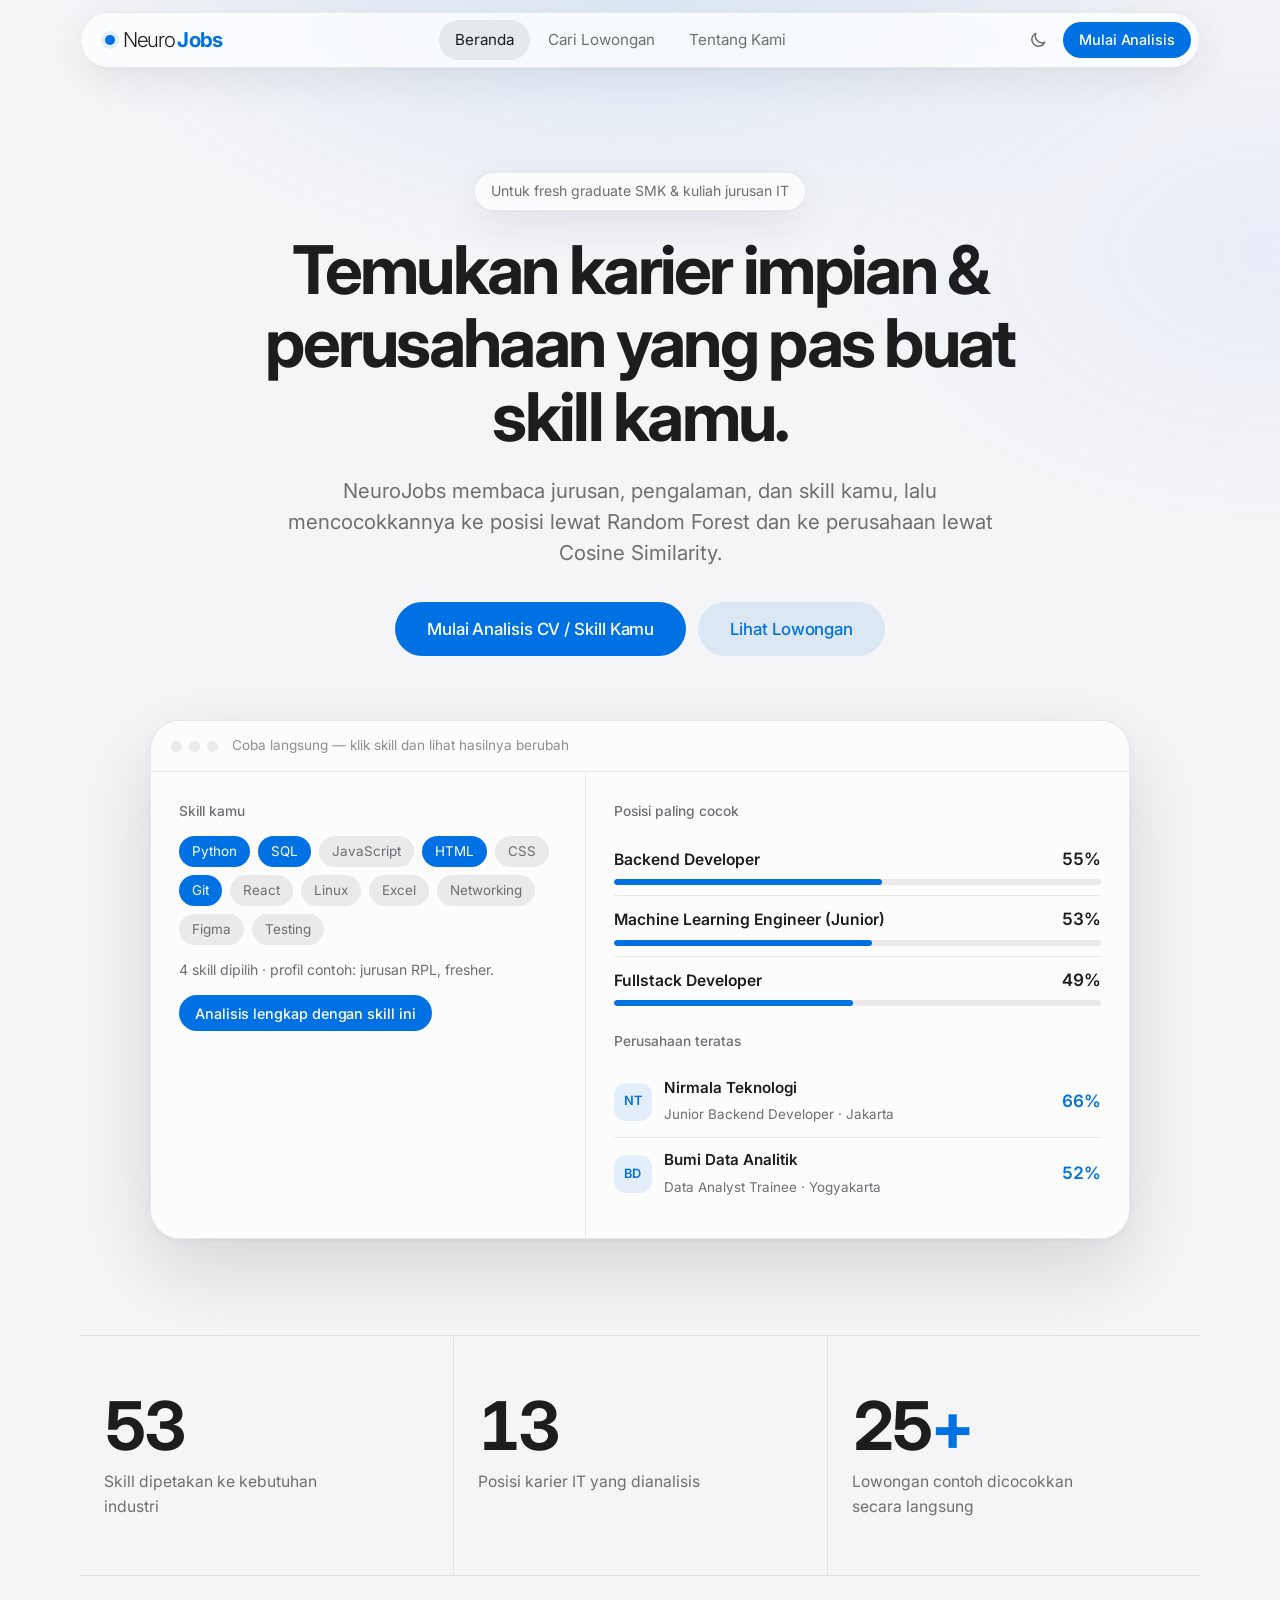
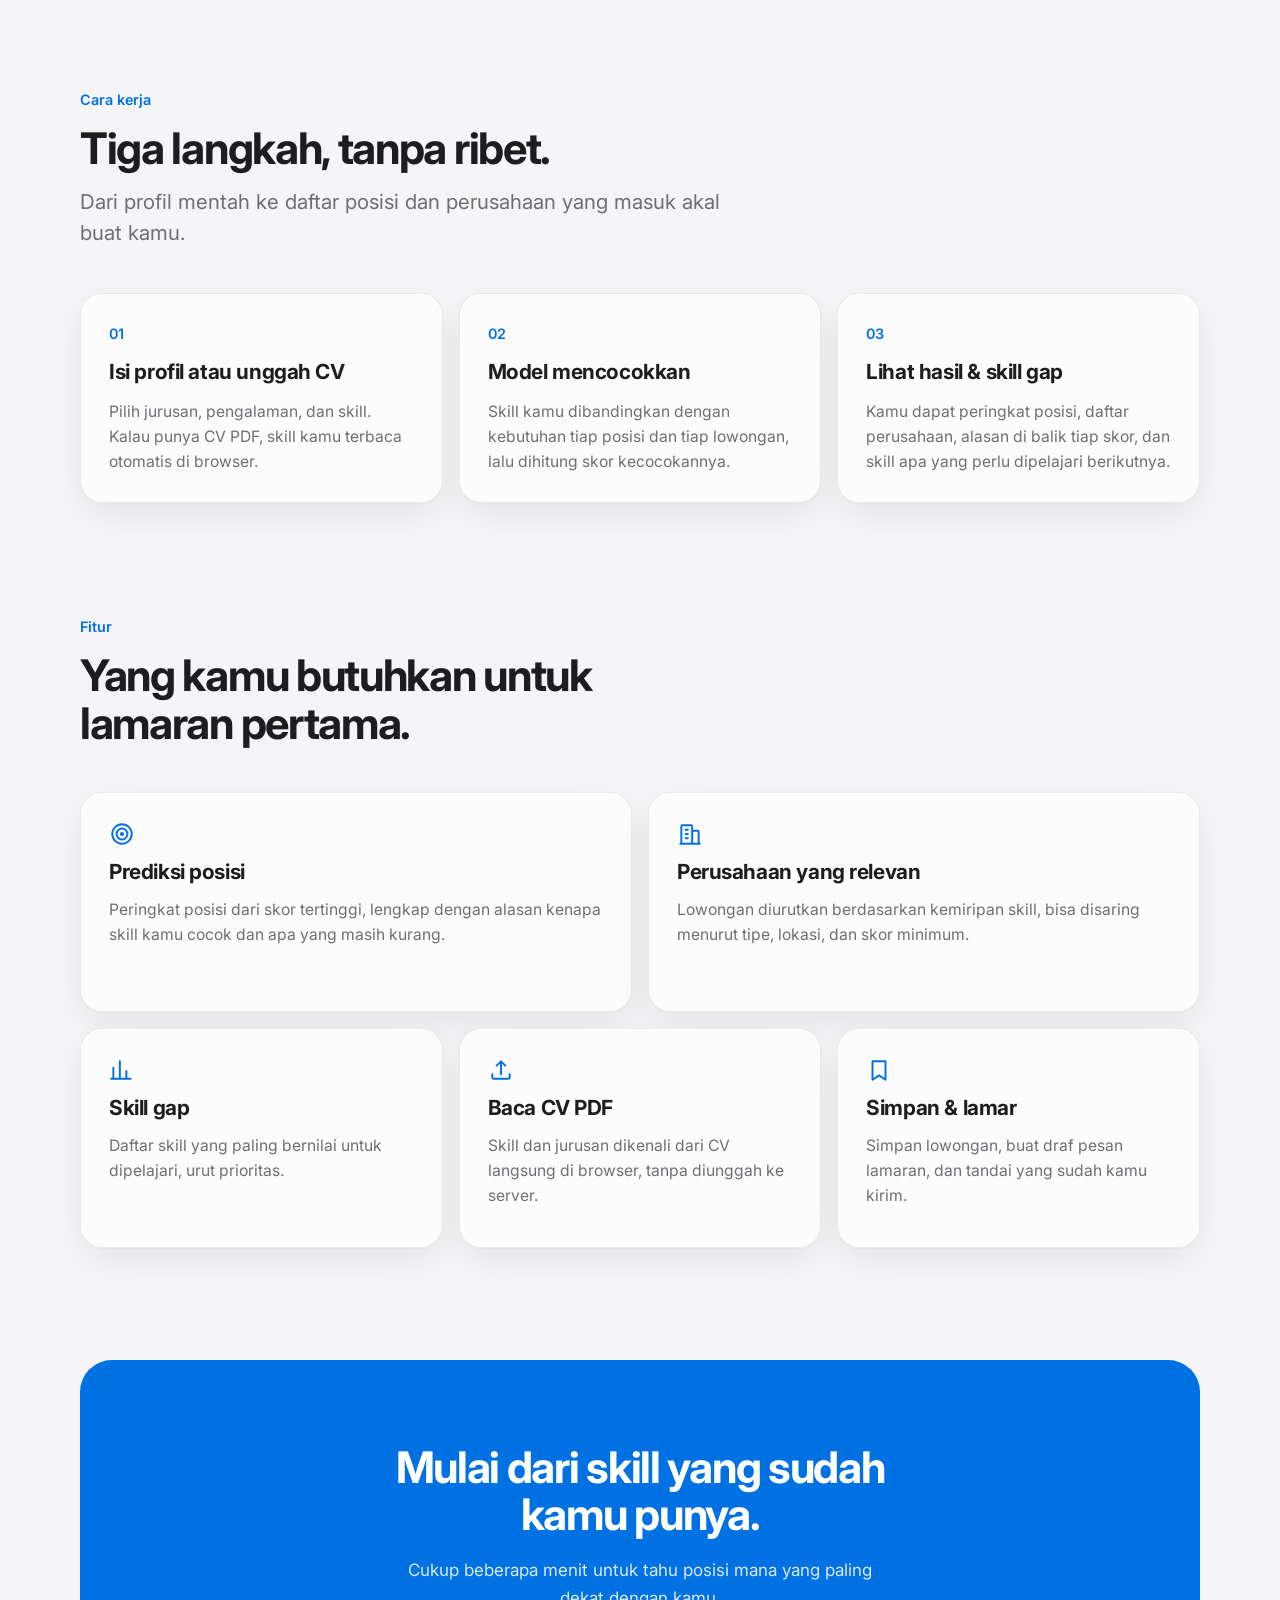
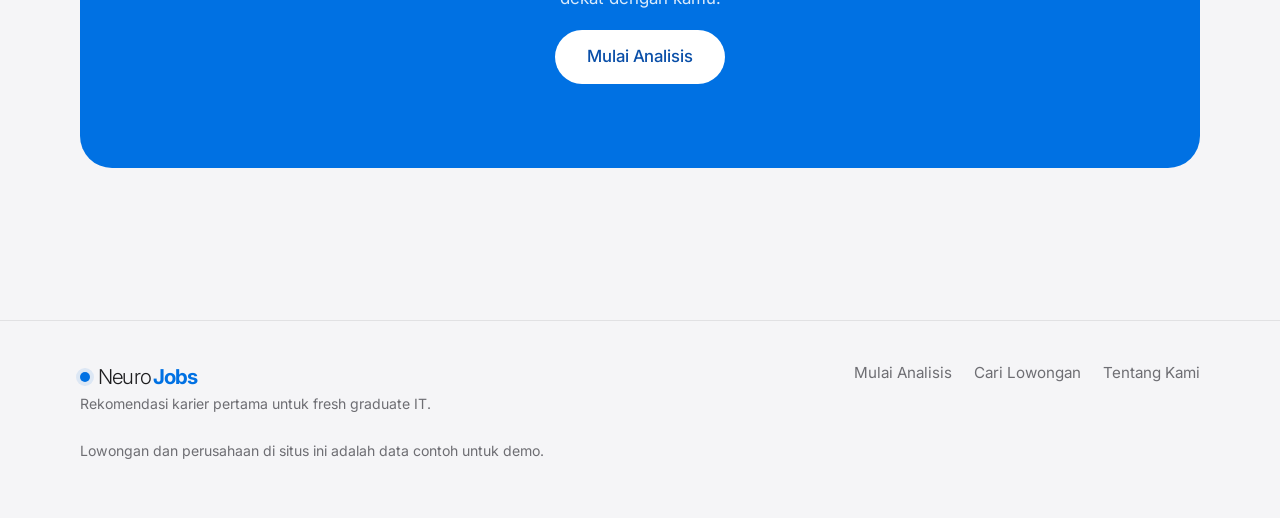
<file: index.html>
<!DOCTYPE html>
<html lang="id">
<head>
  <meta charset="utf-8">
  <meta name="viewport" content="width=device-width, initial-scale=1, viewport-fit=cover">
  <title>NeuroJobs — Rekomendasi Karier untuk Fresh Graduate IT</title>
  <meta name="description" content="Cocokkan skill dan jurusan IT kamu dengan posisi dan perusahaan yang relevan. Untuk fresh graduate SMK dan kuliah.">
  <link rel="preconnect" href="https://fonts.googleapis.com">
  <link rel="preconnect" href="https://fonts.gstatic.com" crossorigin>
  <link href="https://fonts.googleapis.com/css2?family=Inter:wght@300;400;500;600;700&display=swap" rel="stylesheet">
  <link rel="stylesheet" href="css/base.css">
  <link rel="stylesheet" href="css/components.css">
  <link rel="stylesheet" href="css/pages.css">
  <script src="js/theme.js"></script>
</head>
<body data-page="home">
  <div class="ambient" aria-hidden="true"></div>
  <header id="site-nav"></header>

  <main>
    <section class="hero container">
      <span class="pill glass reveal">Untuk fresh graduate SMK &amp; kuliah jurusan IT</span>
      <h1 class="reveal" style="--rd:.08s">Temukan karier impian &amp; perusahaan yang pas buat skill kamu.</h1>
      <p class="lead reveal" style="--rd:.16s">NeuroJobs membaca jurusan, pengalaman, dan skill kamu, lalu mencocokkannya ke posisi lewat Random Forest dan ke perusahaan lewat Cosine Similarity.</p>
      <div class="hero-cta reveal" style="--rd:.24s">
        <a class="btn btn-primary btn-lg" href="analisis.html">Mulai Analisis CV / Skill Kamu</a>
        <a class="btn btn-glass btn-lg" href="lowongan.html">Lihat Lowongan</a>
      </div>

      <div class="demo glass reveal" style="--rd:.32s">
        <div class="demo-bar">
          <span class="dots"><i></i><i></i><i></i></span>
          <span class="demo-title">Coba langsung — klik skill dan lihat hasilnya berubah</span>
        </div>
        <div class="demo-body">
          <div class="demo-left">
            <span class="label">Skill kamu</span>
            <div class="chips" id="demo-skills"></div>
            <p class="demo-note" id="demo-note"></p>
            <a class="btn btn-primary btn-sm" id="demo-go" href="analisis.html" style="justify-self:start">Analisis lengkap dengan skill ini</a>
          </div>
          <div class="demo-right">
            <span class="label">Posisi paling cocok</span>
            <div id="demo-roles"></div>
            <span class="label">Perusahaan teratas</span>
            <div id="demo-jobs"></div>
          </div>
        </div>
      </div>
    </section>

    <section class="container" style="margin-top:72px">
      <div class="stats reveal">
        <div class="stat"><div class="big" id="stat-skills" data-count="0">0</div><p>Skill dipetakan ke kebutuhan industri</p></div>
        <div class="stat"><div class="big" id="stat-roles" data-count="0">0</div><p>Posisi karier IT yang dianalisis</p></div>
        <div class="stat"><div class="big"><span id="stat-jobs" data-count="0">0</span><em>+</em></div><p>Lowongan contoh dicocokkan secara langsung</p></div>
      </div>
    </section>

    <section class="section container">
      <div class="section-head reveal">
        <span class="eyebrow">Cara kerja</span>
        <h2>Tiga langkah, tanpa ribet.</h2>
        <p class="lead">Dari profil mentah ke daftar posisi dan perusahaan yang masuk akal buat kamu.</p>
      </div>
      <div class="steps">
        <div class="card step reveal"><span class="n">01</span><h3>Isi profil atau unggah CV</h3><p>Pilih jurusan, pengalaman, dan skill. Kalau punya CV PDF, skill kamu terbaca otomatis di browser.</p></div>
        <div class="card step reveal" style="--rd:.1s"><span class="n">02</span><h3>Model mencocokkan</h3><p>Skill kamu dibandingkan dengan kebutuhan tiap posisi dan tiap lowongan, lalu dihitung skor kecocokannya.</p></div>
        <div class="card step reveal" style="--rd:.2s"><span class="n">03</span><h3>Lihat hasil &amp; skill gap</h3><p>Kamu dapat peringkat posisi, daftar perusahaan, alasan di balik tiap skor, dan skill apa yang perlu dipelajari berikutnya.</p></div>
      </div>
    </section>

    <section class="section container" style="padding-top:0">
      <div class="section-head reveal">
        <span class="eyebrow">Fitur</span>
        <h2>Yang kamu butuhkan untuk lamaran pertama.</h2>
      </div>
      <div class="bento">
        <div class="card feature b-lg reveal"><svg class="ic" viewBox="0 0 24 24" fill="none" stroke="currentColor" stroke-width="1.8" stroke-linecap="round" stroke-linejoin="round"><circle cx="12" cy="12" r="9"/><circle cx="12" cy="12" r="5"/><circle cx="12" cy="12" r="1"/></svg><h3>Prediksi posisi</h3><p>Peringkat posisi dari skor tertinggi, lengkap dengan alasan kenapa skill kamu cocok dan apa yang masih kurang.</p></div>
        <div class="card feature b-lg reveal" style="--rd:.08s"><svg class="ic" viewBox="0 0 24 24" fill="none" stroke="currentColor" stroke-width="1.8" stroke-linecap="round" stroke-linejoin="round"><path d="M4 21V5a1 1 0 0 1 1-1h8a1 1 0 0 1 1 1v16M14 9h5a1 1 0 0 1 1 1v11M3 21h18M8 8h2M8 12h2M8 16h2"/></svg><h3>Perusahaan yang relevan</h3><p>Lowongan diurutkan berdasarkan kemiripan skill, bisa disaring menurut tipe, lokasi, dan skor minimum.</p></div>
        <div class="card feature b-md reveal"><svg class="ic" viewBox="0 0 24 24" fill="none" stroke="currentColor" stroke-width="1.8" stroke-linecap="round" stroke-linejoin="round"><path d="M4 20V10m6 10V4m6 16v-7m4 7H2"/></svg><h3>Skill gap</h3><p>Daftar skill yang paling bernilai untuk dipelajari, urut prioritas.</p></div>
        <div class="card feature b-md reveal" style="--rd:.08s"><svg class="ic" viewBox="0 0 24 24" fill="none" stroke="currentColor" stroke-width="1.8" stroke-linecap="round" stroke-linejoin="round"><path d="M12 16V4m0 0-4 4m4-4 4 4"/><path d="M4 16v3a1 1 0 0 0 1 1h14a1 1 0 0 0 1-1v-3"/></svg><h3>Baca CV PDF</h3><p>Skill dan jurusan dikenali dari CV langsung di browser, tanpa diunggah ke server.</p></div>
        <div class="card feature b-md reveal" style="--rd:.16s"><svg class="ic" viewBox="0 0 24 24" fill="none" stroke="currentColor" stroke-width="1.8" stroke-linecap="round" stroke-linejoin="round"><path d="M6 4h12v17l-6-4-6 4z"/></svg><h3>Simpan &amp; lamar</h3><p>Simpan lowongan, buat draf pesan lamaran, dan tandai yang sudah kamu kirim.</p></div>
      </div>
    </section>

    <section class="section container" style="padding-top:0">
      <div class="cta-band reveal">
        <h2>Mulai dari skill yang sudah kamu punya.</h2>
        <p>Cukup beberapa menit untuk tahu posisi mana yang paling dekat dengan kamu.</p>
        <a class="btn btn-lg" href="analisis.html">Mulai Analisis</a>
      </div>
    </section>
  </main>

  <footer id="site-footer"></footer>
  <script src="js/data.js"></script>
  <script src="js/engine.js"></script>
  <script src="js/common.js"></script>
  <script src="js/home.js"></script>
</body>
</html>
</file>
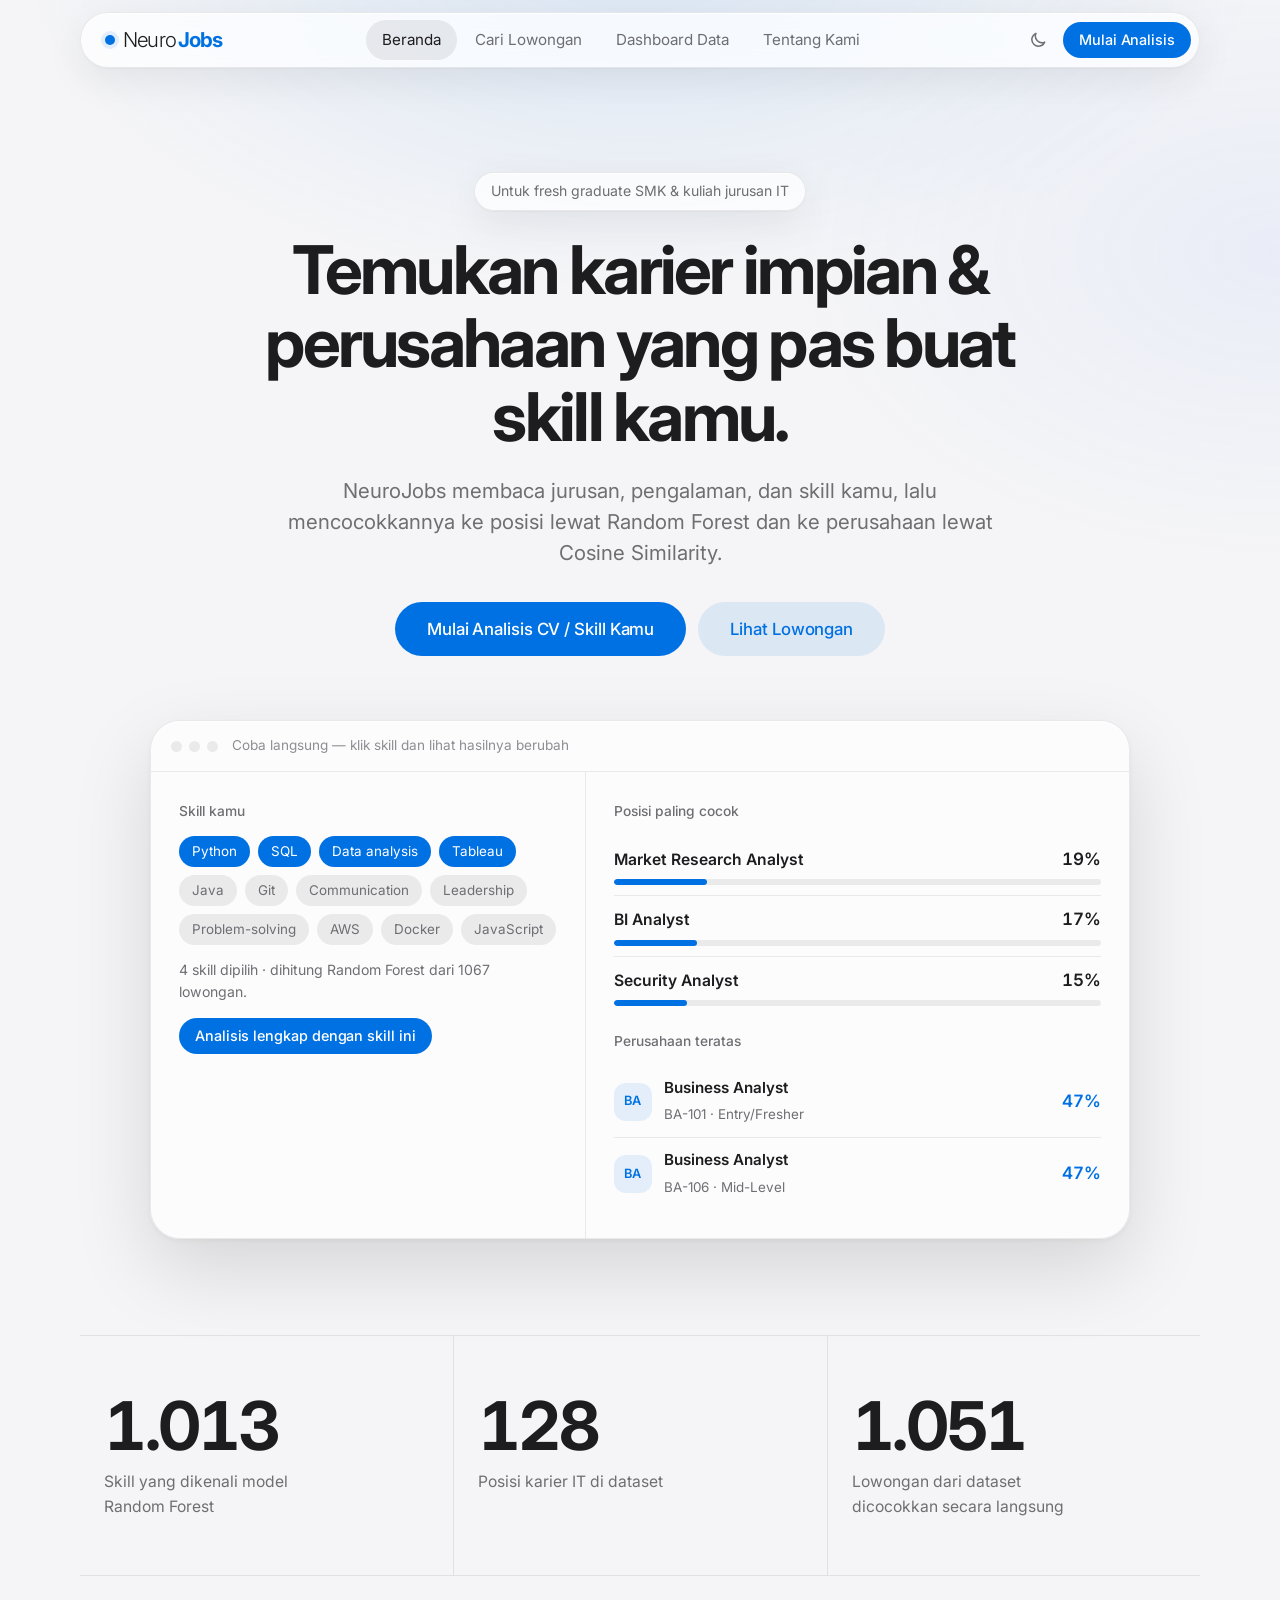
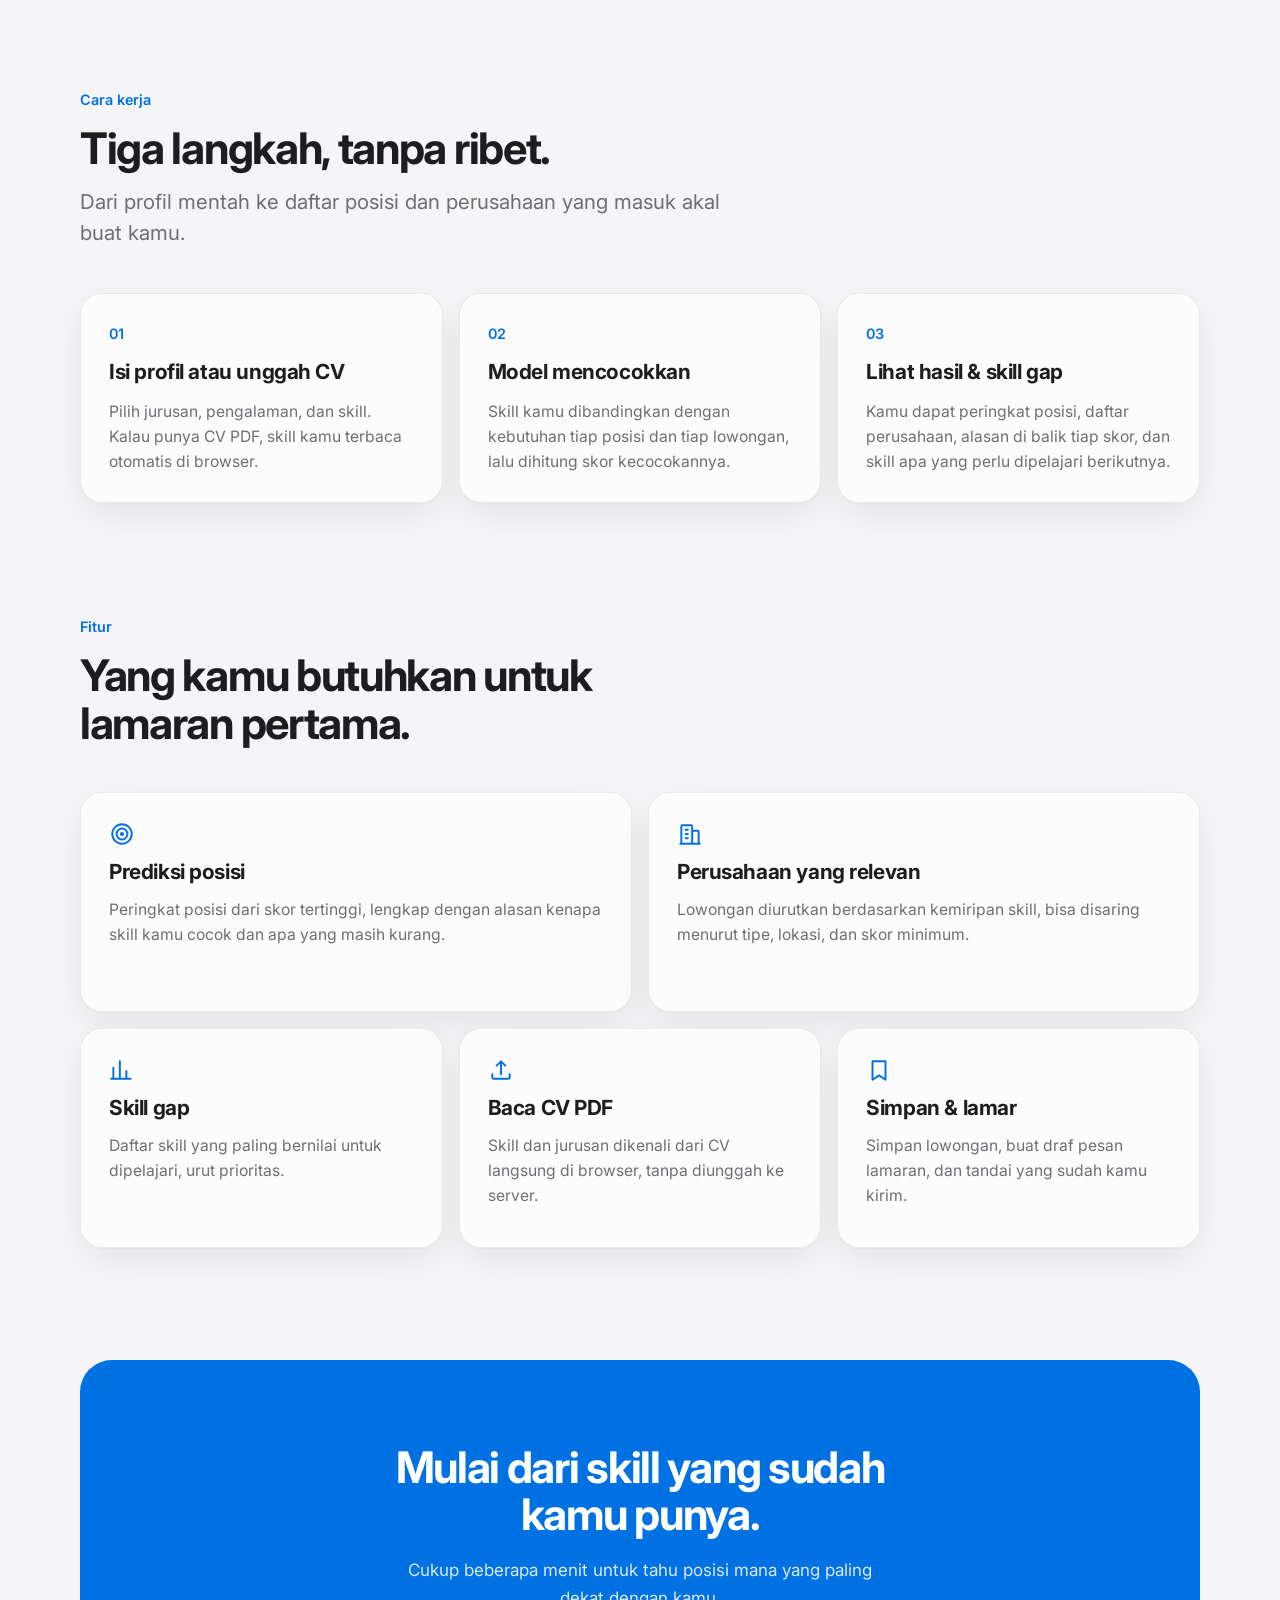
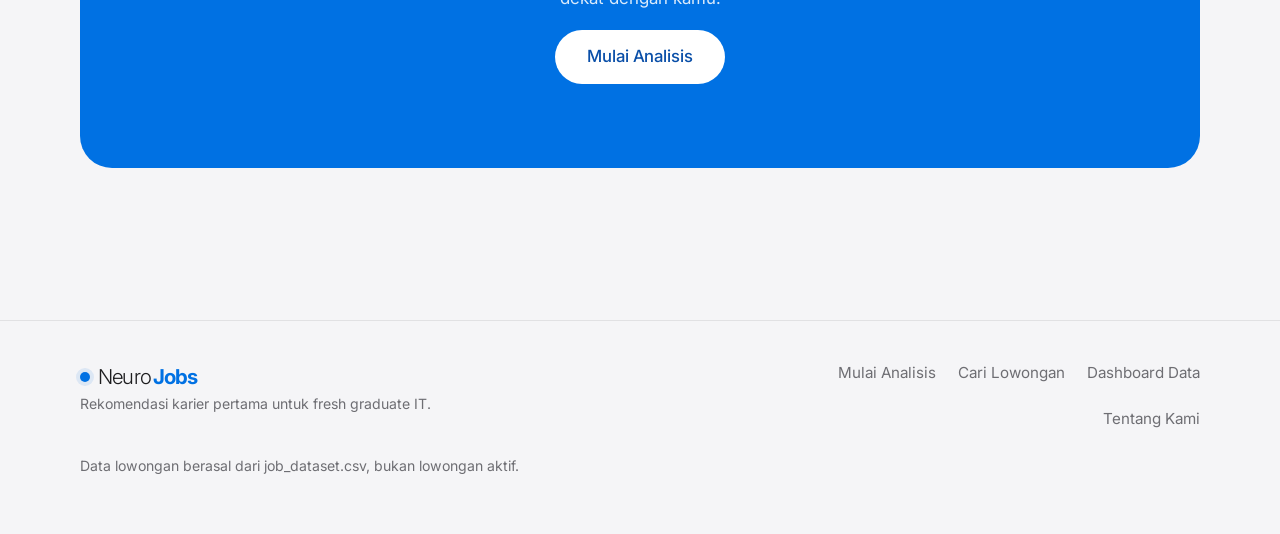
<file: Neurojobsvbenar/Neurojobs/index.html>
<!DOCTYPE html>
<html lang="id">
<head>
  <meta charset="utf-8">
  <meta name="viewport" content="width=device-width, initial-scale=1, viewport-fit=cover">
  <title>NeuroJobs — Rekomendasi Karier untuk Fresh Graduate IT</title>
  <meta name="description" content="Cocokkan skill dan jurusan IT kamu dengan posisi dan perusahaan yang relevan. Untuk fresh graduate SMK dan kuliah.">
  <link rel="preconnect" href="https://fonts.googleapis.com">
  <link rel="preconnect" href="https://fonts.gstatic.com" crossorigin>
  <link href="https://fonts.googleapis.com/css2?family=Inter:wght@300;400;500;600;700&display=swap" rel="stylesheet">
  <link rel="stylesheet" href="css/base.css">
  <link rel="stylesheet" href="css/components.css">
  <link rel="stylesheet" href="css/pages.css">
  <script src="js/theme.js"></script>
</head>
<body data-page="home">
  <div class="ambient" aria-hidden="true"></div>
  <header id="site-nav"></header>

  <main>
    <section class="hero container">
      <span class="pill glass reveal">Untuk fresh graduate SMK &amp; kuliah jurusan IT</span>
      <h1 class="reveal" style="--rd:.08s">Temukan karier impian &amp; perusahaan yang pas buat skill kamu.</h1>
      <p class="lead reveal" style="--rd:.16s">NeuroJobs membaca jurusan, pengalaman, dan skill kamu, lalu mencocokkannya ke posisi lewat Random Forest dan ke perusahaan lewat Cosine Similarity.</p>
      <div class="hero-cta reveal" style="--rd:.24s">
        <a class="btn btn-primary btn-lg" href="analisis.html">Mulai Analisis CV / Skill Kamu</a>
        <a class="btn btn-glass btn-lg" href="lowongan.html">Lihat Lowongan</a>
      </div>

      <div class="demo glass reveal" style="--rd:.32s">
        <div class="demo-bar">
          <span class="dots"><i></i><i></i><i></i></span>
          <span class="demo-title">Coba langsung — klik skill dan lihat hasilnya berubah</span>
        </div>
        <div class="demo-body">
          <div class="demo-left">
            <span class="label">Skill kamu</span>
            <div class="chips" id="demo-skills"></div>
            <p class="demo-note" id="demo-note"></p>
            <a class="btn btn-primary btn-sm" id="demo-go" href="analisis.html" style="justify-self:start">Analisis lengkap dengan skill ini</a>
          </div>
          <div class="demo-right">
            <span class="label">Posisi paling cocok</span>
            <div id="demo-roles"></div>
            <span class="label">Perusahaan teratas</span>
            <div id="demo-jobs"></div>
          </div>
        </div>
      </div>
    </section>

    <section class="container" style="margin-top:72px">
      <div class="stats reveal">
        <div class="stat"><div class="big" id="stat-skills" data-count="0">0</div><p>Skill yang dikenali model Random Forest</p></div>
        <div class="stat"><div class="big" id="stat-roles" data-count="0">0</div><p>Posisi karier IT di dataset</p></div>
        <div class="stat"><div class="big"><span id="stat-jobs" data-count="0">0</span></div><p>Lowongan dari dataset dicocokkan secara langsung</p></div>
      </div>
    </section>

    <section class="section container">
      <div class="section-head reveal">
        <span class="eyebrow">Cara kerja</span>
        <h2>Tiga langkah, tanpa ribet.</h2>
        <p class="lead">Dari profil mentah ke daftar posisi dan perusahaan yang masuk akal buat kamu.</p>
      </div>
      <div class="steps">
        <div class="card step reveal"><span class="n">01</span><h3>Isi profil atau unggah CV</h3><p>Pilih jurusan, pengalaman, dan skill. Kalau punya CV PDF, skill kamu terbaca otomatis di browser.</p></div>
        <div class="card step reveal" style="--rd:.1s"><span class="n">02</span><h3>Model mencocokkan</h3><p>Skill kamu dibandingkan dengan kebutuhan tiap posisi dan tiap lowongan, lalu dihitung skor kecocokannya.</p></div>
        <div class="card step reveal" style="--rd:.2s"><span class="n">03</span><h3>Lihat hasil &amp; skill gap</h3><p>Kamu dapat peringkat posisi, daftar perusahaan, alasan di balik tiap skor, dan skill apa yang perlu dipelajari berikutnya.</p></div>
      </div>
    </section>

    <section class="section container" style="padding-top:0">
      <div class="section-head reveal">
        <span class="eyebrow">Fitur</span>
        <h2>Yang kamu butuhkan untuk lamaran pertama.</h2>
      </div>
      <div class="bento">
        <div class="card feature b-lg reveal"><svg class="ic" viewBox="0 0 24 24" fill="none" stroke="currentColor" stroke-width="1.8" stroke-linecap="round" stroke-linejoin="round"><circle cx="12" cy="12" r="9"/><circle cx="12" cy="12" r="5"/><circle cx="12" cy="12" r="1"/></svg><h3>Prediksi posisi</h3><p>Peringkat posisi dari skor tertinggi, lengkap dengan alasan kenapa skill kamu cocok dan apa yang masih kurang.</p></div>
        <div class="card feature b-lg reveal" style="--rd:.08s"><svg class="ic" viewBox="0 0 24 24" fill="none" stroke="currentColor" stroke-width="1.8" stroke-linecap="round" stroke-linejoin="round"><path d="M4 21V5a1 1 0 0 1 1-1h8a1 1 0 0 1 1 1v16M14 9h5a1 1 0 0 1 1 1v11M3 21h18M8 8h2M8 12h2M8 16h2"/></svg><h3>Perusahaan yang relevan</h3><p>Lowongan diurutkan berdasarkan kemiripan skill, bisa disaring menurut tipe, lokasi, dan skor minimum.</p></div>
        <div class="card feature b-md reveal"><svg class="ic" viewBox="0 0 24 24" fill="none" stroke="currentColor" stroke-width="1.8" stroke-linecap="round" stroke-linejoin="round"><path d="M4 20V10m6 10V4m6 16v-7m4 7H2"/></svg><h3>Skill gap</h3><p>Daftar skill yang paling bernilai untuk dipelajari, urut prioritas.</p></div>
        <div class="card feature b-md reveal" style="--rd:.08s"><svg class="ic" viewBox="0 0 24 24" fill="none" stroke="currentColor" stroke-width="1.8" stroke-linecap="round" stroke-linejoin="round"><path d="M12 16V4m0 0-4 4m4-4 4 4"/><path d="M4 16v3a1 1 0 0 0 1 1h14a1 1 0 0 0 1-1v-3"/></svg><h3>Baca CV PDF</h3><p>Skill dan jurusan dikenali dari CV langsung di browser, tanpa diunggah ke server.</p></div>
        <div class="card feature b-md reveal" style="--rd:.16s"><svg class="ic" viewBox="0 0 24 24" fill="none" stroke="currentColor" stroke-width="1.8" stroke-linecap="round" stroke-linejoin="round"><path d="M6 4h12v17l-6-4-6 4z"/></svg><h3>Simpan &amp; lamar</h3><p>Simpan lowongan, buat draf pesan lamaran, dan tandai yang sudah kamu kirim.</p></div>
      </div>
    </section>

    <section class="section container" style="padding-top:0">
      <div class="cta-band reveal">
        <h2>Mulai dari skill yang sudah kamu punya.</h2>
        <p>Cukup beberapa menit untuk tahu posisi mana yang paling dekat dengan kamu.</p>
        <a class="btn btn-lg" href="analisis.html">Mulai Analisis</a>
      </div>
    </section>
  </main>

  <footer id="site-footer"></footer>
  <script src="js/data.js"></script>
  <script src="js/engine.js"></script>
  <script src="js/common.js"></script>
  <script src="js/home.js"></script>
</body>
</html>
</file>
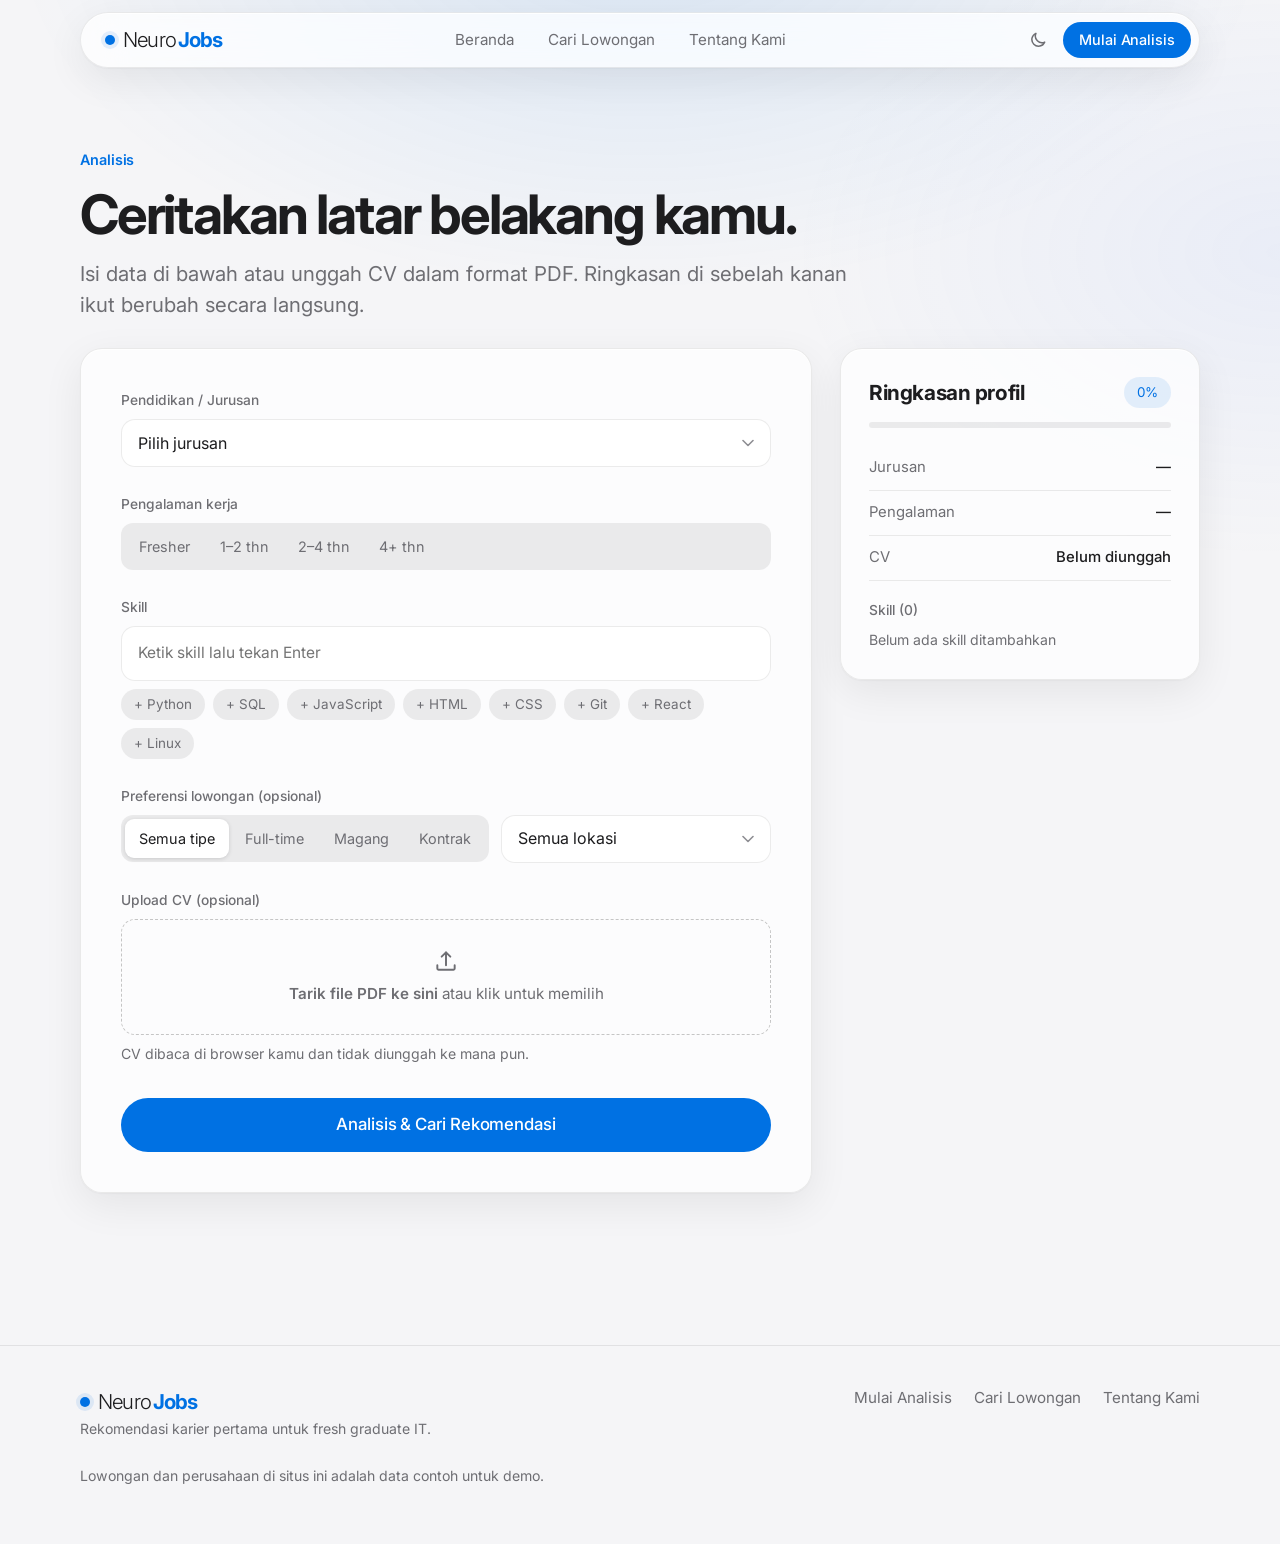
<file: analisis.html>
<!DOCTYPE html>
<html lang="id">
<head>
  <meta charset="utf-8">
  <meta name="viewport" content="width=device-width, initial-scale=1, viewport-fit=cover">
  <title>Mulai Analisis — NeuroJobs</title>
  <meta name="description" content="Isi jurusan, pengalaman, dan skill, atau unggah CV PDF untuk mendapatkan rekomendasi posisi dan perusahaan.">
  <link rel="preconnect" href="https://fonts.googleapis.com">
  <link rel="preconnect" href="https://fonts.gstatic.com" crossorigin>
  <link href="https://fonts.googleapis.com/css2?family=Inter:wght@300;400;500;600;700&display=swap" rel="stylesheet">
  <link rel="stylesheet" href="css/base.css">
  <link rel="stylesheet" href="css/components.css">
  <link rel="stylesheet" href="css/pages.css">
  <script src="js/theme.js"></script>
</head>
<body data-page="analysis">
  <div class="ambient" aria-hidden="true"></div>
  <header id="site-nav"></header>

  <main class="container page">
    <header class="page-head">
      <span class="eyebrow">Analisis</span>
      <h1>Ceritakan latar belakang kamu.</h1>
      <p class="lead">Isi data di bawah atau unggah CV dalam format PDF. Ringkasan di sebelah kanan ikut berubah secara langsung.</p>
    </header>

    <div class="split">
      <form id="form" class="card form" novalidate autocomplete="off">
        <div class="field" data-field="jurusan">
          <label for="f-jurusan">Pendidikan / Jurusan</label>
          <select class="select" id="f-jurusan"></select>
          <p class="field-error" hidden></p>
        </div>

        <div class="field" data-field="exp">
          <span class="label" id="exp-label">Pengalaman kerja</span>
          <div class="seg" id="f-exp" role="radiogroup" aria-labelledby="exp-label"></div>
          <p class="field-error" hidden></p>
        </div>

        <div class="field" data-field="skills">
          <label for="skill-input">Skill</label>
          <div class="tagbox-wrap">
            <div class="tagbox" id="skill-box">
              <input id="skill-input" class="tag-input" type="text" placeholder="Ketik skill lalu tekan Enter" role="combobox" aria-expanded="false" aria-controls="skill-suggest" aria-autocomplete="list">
            </div>
            <ul class="suggest glass" id="skill-suggest" role="listbox" hidden></ul>
          </div>
          <div class="chips" id="popular-skills" aria-label="Skill populer"></div>
          <p class="field-error" hidden></p>
        </div>

        <div class="field">
          <span class="label" id="pref-label">Preferensi lowongan (opsional)</span>
          <div class="pref-row">
            <div class="seg" id="pref-type" role="radiogroup" aria-labelledby="pref-label"></div>
            <select class="select" id="pref-loc" aria-label="Lokasi"></select>
          </div>
        </div>

        <div class="field">
          <span class="label">Upload CV (opsional)</span>
          <div class="dropzone" id="dropzone" tabindex="0" role="button" aria-label="Unggah CV PDF">
            <svg class="ic" viewBox="0 0 24 24" fill="none" stroke="currentColor" stroke-width="1.8" stroke-linecap="round" stroke-linejoin="round"><path d="M12 16V4m0 0-4 4m4-4 4 4"/><path d="M4 16v3a1 1 0 0 0 1 1h14a1 1 0 0 0 1-1v-3"/></svg>
            <span id="dz-text"><strong>Tarik file PDF ke sini</strong> atau klik untuk memilih</span>
            <input type="file" id="cv-file" accept="application/pdf,.pdf" hidden>
          </div>
          <p class="muted small" id="cv-status">CV dibaca di browser kamu dan tidak diunggah ke mana pun.</p>
        </div>

        <button class="btn btn-primary btn-lg btn-block" id="btn-analyze" type="submit">Analisis &amp; Cari Rekomendasi</button>
      </form>

      <aside class="sticky" aria-label="Ringkasan profil">
        <div class="card preview">
          <div class="preview-head"><h3>Ringkasan profil</h3><span class="chip chip-blue" id="pv-pct">0%</span></div>
          <div class="bar"><span id="pv-bar" style="--w:0%"></span></div>
          <dl class="kv">
            <div><dt>Jurusan</dt><dd id="pv-jurusan">—</dd></div>
            <div><dt>Pengalaman</dt><dd id="pv-exp">—</dd></div>
            <div><dt>CV</dt><dd id="pv-cv">Belum diunggah</dd></div>
          </dl>
          <span class="label">Skill (<span id="pv-count">0</span>)</span>
          <div class="chips" id="pv-skills"></div>
          <div class="estimate" id="pv-estimate" hidden>
            <span class="label">Perkiraan awal</span>
            <div id="pv-est-list"></div>
          </div>
        </div>

        <div class="card" id="history-card" hidden>
          <div class="preview-head"><h3>Riwayat analisis</h3><button class="btn btn-ghost btn-sm" id="history-clear" type="button">Hapus semua</button></div>
          <ul class="history" id="history-list"></ul>
        </div>
      </aside>
    </div>
  </main>

  <div class="overlay" id="overlay" aria-hidden="true">
    <div class="overlay-box">
      <h2>Menganalisis profil kamu</h2>
      <ul class="steps-list" id="steps"></ul>
      <div class="bar"><span id="ov-bar" style="--w:0%"></span></div>
    </div>
  </div>

  <footer id="site-footer"></footer>
  <script src="js/data.js"></script>
  <script src="js/engine.js"></script>
  <script src="js/common.js"></script>
  <script src="js/analisis.js"></script>
</body>
</html>
</file>
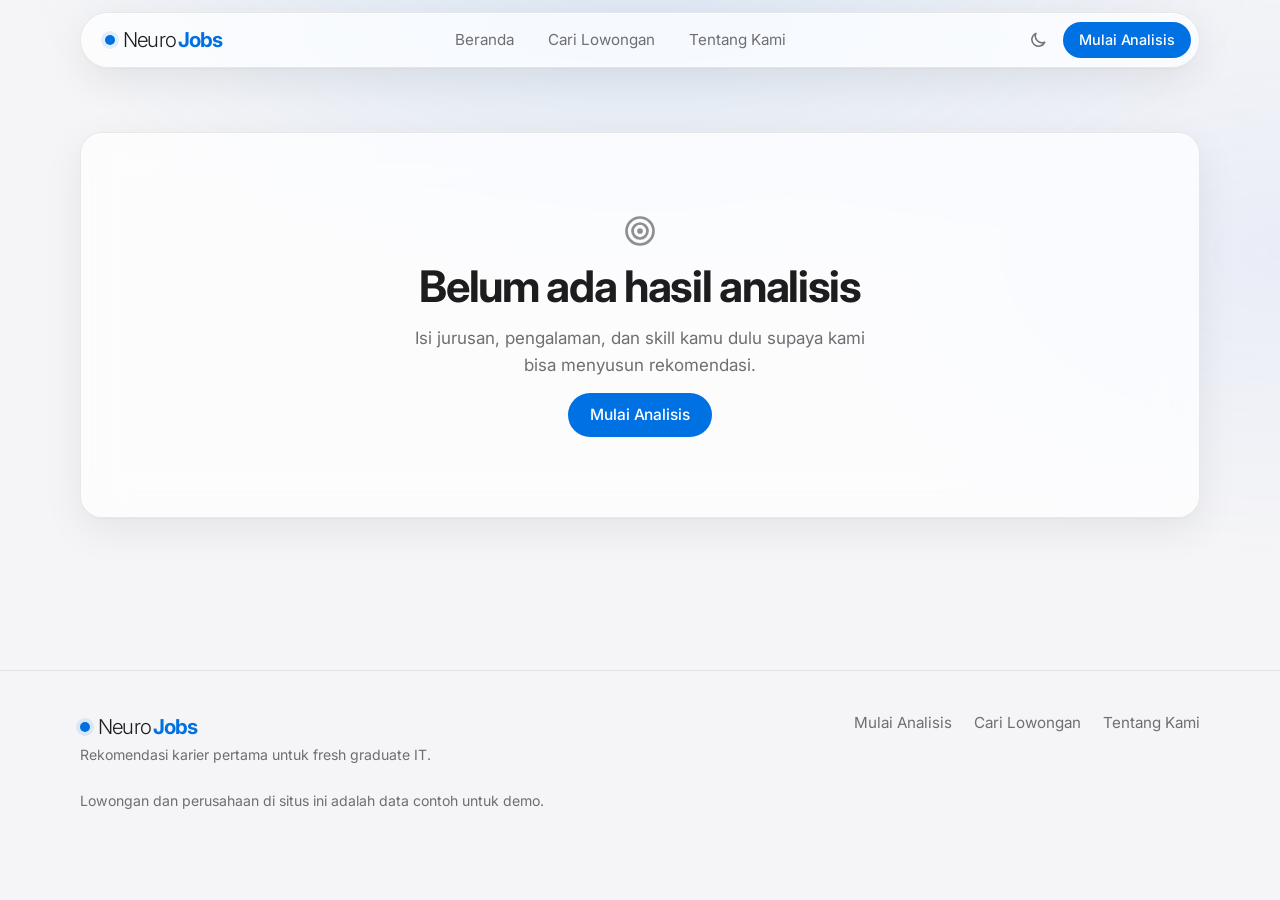
<file: hasil.html>
<!DOCTYPE html>
<html lang="id">
<head>
  <meta charset="utf-8">
  <meta name="viewport" content="width=device-width, initial-scale=1, viewport-fit=cover">
  <title>Hasil Rekomendasi — NeuroJobs</title>
  <meta name="description" content="Hasil prediksi posisi, skill gap, dan rekomendasi perusahaan berdasarkan profil kamu.">
  <link rel="preconnect" href="https://fonts.googleapis.com">
  <link rel="preconnect" href="https://fonts.gstatic.com" crossorigin>
  <link href="https://fonts.googleapis.com/css2?family=Inter:wght@300;400;500;600;700&display=swap" rel="stylesheet">
  <link rel="stylesheet" href="css/base.css">
  <link rel="stylesheet" href="css/components.css">
  <link rel="stylesheet" href="css/pages.css">
  <script src="js/theme.js"></script>
</head>
<body data-page="result">
  <div class="ambient" aria-hidden="true"></div>
  <header id="site-nav"></header>

  <main class="container page">
    <div id="empty" class="card empty" hidden style="margin-top:48px">
      <svg class="ic" viewBox="0 0 24 24" fill="none" stroke="currentColor" stroke-width="1.8" stroke-linecap="round" stroke-linejoin="round"><circle cx="12" cy="12" r="9"/><circle cx="12" cy="12" r="5"/><circle cx="12" cy="12" r="1"/></svg>
      <h2>Belum ada hasil analisis</h2>
      <p>Isi jurusan, pengalaman, dan skill kamu dulu supaya kami bisa menyusun rekomendasi.</p>
      <a class="btn btn-primary" href="analisis.html">Mulai Analisis</a>
    </div>

    <div id="content" hidden>
      <header class="page-head result-head">
        <span class="eyebrow">Hasil analisis</span>
        <h1>Rekomendasi untuk kamu.</h1>
        <div class="chips" id="res-chips"></div>
        <div class="toolbar">
          <select class="select select-sm" id="history-select" aria-label="Riwayat analisis"></select>
          <button class="btn btn-glass btn-sm" id="btn-copy" type="button"></button>
          <button class="btn btn-glass btn-sm" id="btn-print" type="button"></button>
          <button class="btn btn-ghost btn-sm" id="btn-import" type="button"></button>
          <input type="file" id="import-file" accept=".json,application/json" hidden>
          <a class="btn btn-ghost btn-sm" href="analisis.html">Analisis ulang</a>
        </div>
      </header>

      <section class="block" id="sec-roles">
        <div class="block-head reveal">
          <h2>Prediksi posisi</h2>
          <p class="muted small">Diurutkan dari skor tertinggi</p>
        </div>
        <div id="roles"></div>
      </section>

      <section class="block" id="sec-gap" hidden>
        <div class="block-head reveal">
          <h2>Skill yang perlu dipelajari</h2>
          <p class="muted small">Berdasarkan 3 posisi teratas kamu</p>
        </div>
        <div class="gap-grid" id="gaps"></div>
      </section>

      <section class="block" id="sec-jobs">
        <div class="block-head reveal">
          <h2>Rekomendasi perusahaan</h2>
          <p class="count" id="co-count"></p>
        </div>
        <div class="filters">
          <div class="filter-row">
            <input class="input" id="f-q" type="search" placeholder="Cari perusahaan, posisi, atau skill" aria-label="Cari">
            <div class="seg" id="f-type" role="radiogroup" aria-label="Tipe pekerjaan"></div>
          </div>
          <div class="filter-row">
            <label class="range-wrap" for="f-min">Skor minimal <input type="range" id="f-min" min="0" max="90" step="5" value="0"><b id="f-min-val">0%</b></label>
            <select class="select select-sm" id="f-sort" aria-label="Urutkan">
              <option value="score">Skor tertinggi</option>
              <option value="name">Nama A–Z</option>
              <option value="new">Terbaru</option>
            </select>
            <button class="btn btn-glass btn-sm" id="f-saved" type="button" aria-pressed="false"></button>
          </div>
        </div>
        <ul class="co-list" id="co-list"></ul>
        <div class="empty" id="co-empty" hidden>
          <p>Tidak ada lowongan yang cocok dengan filter ini. Coba turunkan skor minimal atau ubah pencarian.</p>
        </div>
        <div class="more"><button class="btn btn-glass" id="btn-more" type="button" hidden>Tampilkan lebih banyak</button></div>
      </section>

      <p class="footnote" id="footnote"></p>
    </div>
  </main>

  <footer id="site-footer"></footer>
  <script src="js/data.js"></script>
  <script src="js/engine.js"></script>
  <script src="js/common.js"></script>
  <script src="js/hasil.js"></script>
</body>
</html>
</file>
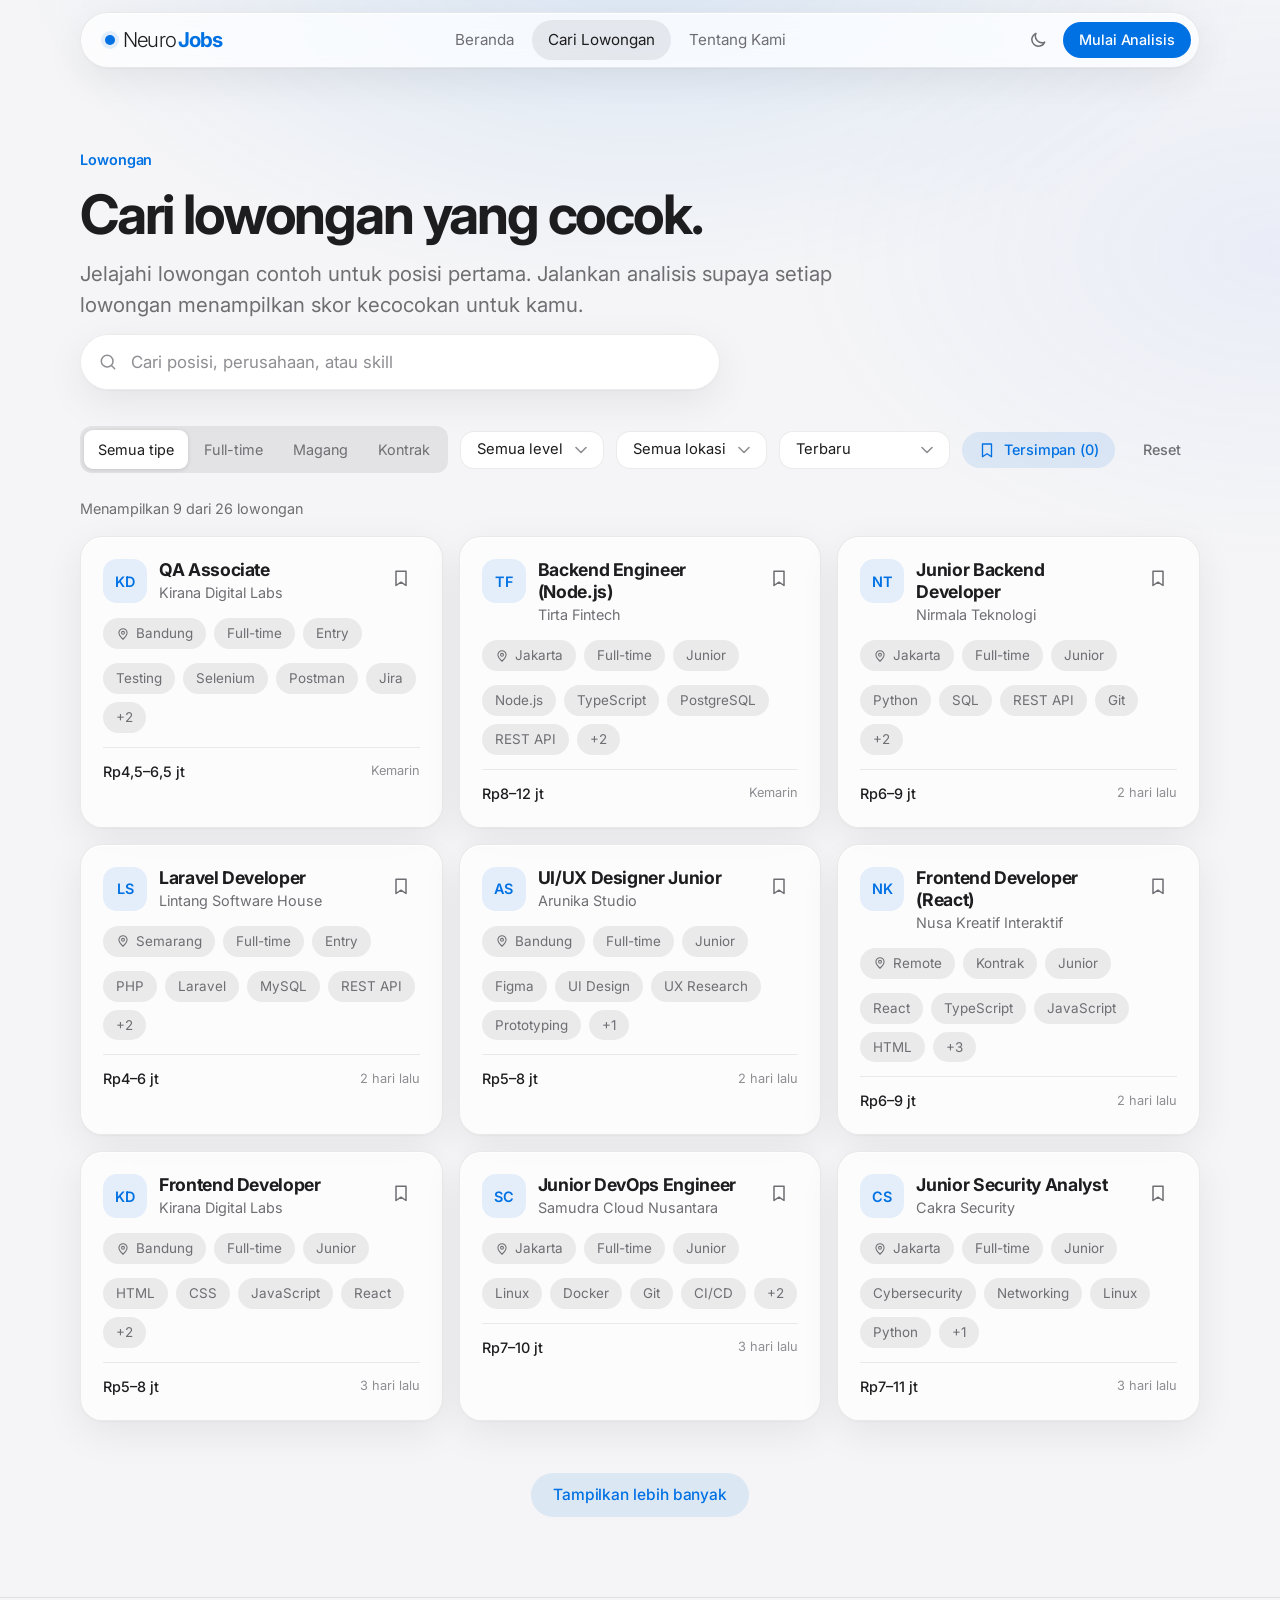
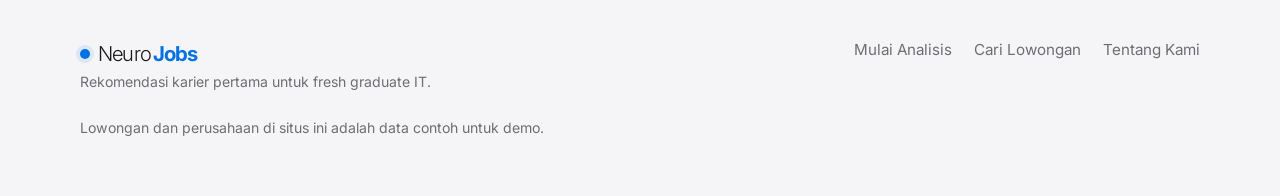
<file: lowongan.html>
<!DOCTYPE html>
<html lang="id">
<head>
  <meta charset="utf-8">
  <meta name="viewport" content="width=device-width, initial-scale=1, viewport-fit=cover">
  <title>Cari Lowongan — NeuroJobs</title>
  <meta name="description" content="Jelajahi lowongan contoh untuk fresh graduate IT, saring menurut tipe, level, dan lokasi.">
  <link rel="preconnect" href="https://fonts.googleapis.com">
  <link rel="preconnect" href="https://fonts.gstatic.com" crossorigin>
  <link href="https://fonts.googleapis.com/css2?family=Inter:wght@300;400;500;600;700&display=swap" rel="stylesheet">
  <link rel="stylesheet" href="css/base.css">
  <link rel="stylesheet" href="css/components.css">
  <link rel="stylesheet" href="css/pages.css">
  <script src="js/theme.js"></script>
</head>
<body data-page="jobs">
  <div class="ambient" aria-hidden="true"></div>
  <header id="site-nav"></header>

  <main class="container page">
    <header class="page-head">
      <span class="eyebrow">Lowongan</span>
      <h1>Cari lowongan yang cocok.</h1>
      <p class="lead" id="jobs-lead">Jelajahi lowongan contoh untuk posisi pertama. Jalankan analisis supaya setiap lowongan menampilkan skor kecocokan untuk kamu.</p>
      <div class="search reveal">
        <svg class="ic" viewBox="0 0 24 24" fill="none" stroke="currentColor" stroke-width="1.8" stroke-linecap="round" stroke-linejoin="round" aria-hidden="true"><circle cx="11" cy="11" r="7"/><path d="m20 20-3.5-3.5"/></svg>
        <input class="input" id="q" type="search" placeholder="Cari posisi, perusahaan, atau skill" aria-label="Cari lowongan">
      </div>
    </header>

    <div class="job-filters">
      <div class="seg" id="f-type" role="radiogroup" aria-label="Tipe pekerjaan"></div>
      <select class="select select-sm" id="f-level" aria-label="Level"></select>
      <select class="select select-sm" id="f-loc" aria-label="Lokasi"></select>
      <select class="select select-sm" id="f-sort" aria-label="Urutkan"></select>
      <button class="btn btn-glass btn-sm" id="f-saved" type="button" aria-pressed="false"></button>
      <button class="btn btn-ghost btn-sm" id="f-reset" type="button">Reset</button>
    </div>
    <p class="count" id="count" style="margin-bottom:16px"></p>

    <div class="job-grid" id="grid"></div>
    <div class="empty card" id="empty" hidden>
      <svg class="ic" viewBox="0 0 24 24" fill="none" stroke="currentColor" stroke-width="1.8" stroke-linecap="round" stroke-linejoin="round"><circle cx="11" cy="11" r="7"/><path d="m20 20-3.5-3.5"/></svg>
      <h3>Tidak ada lowongan yang cocok</h3>
      <p>Coba ubah kata kunci atau hapus beberapa filter.</p>
      <button class="btn btn-glass" id="empty-reset" type="button">Reset filter</button>
    </div>
    <div class="more"><button class="btn btn-glass" id="btn-more" type="button" hidden>Tampilkan lebih banyak</button></div>
  </main>

  <footer id="site-footer"></footer>
  <script src="js/data.js"></script>
  <script src="js/engine.js"></script>
  <script src="js/common.js"></script>
  <script src="js/lowongan.js"></script>
</body>
</html>
</file>
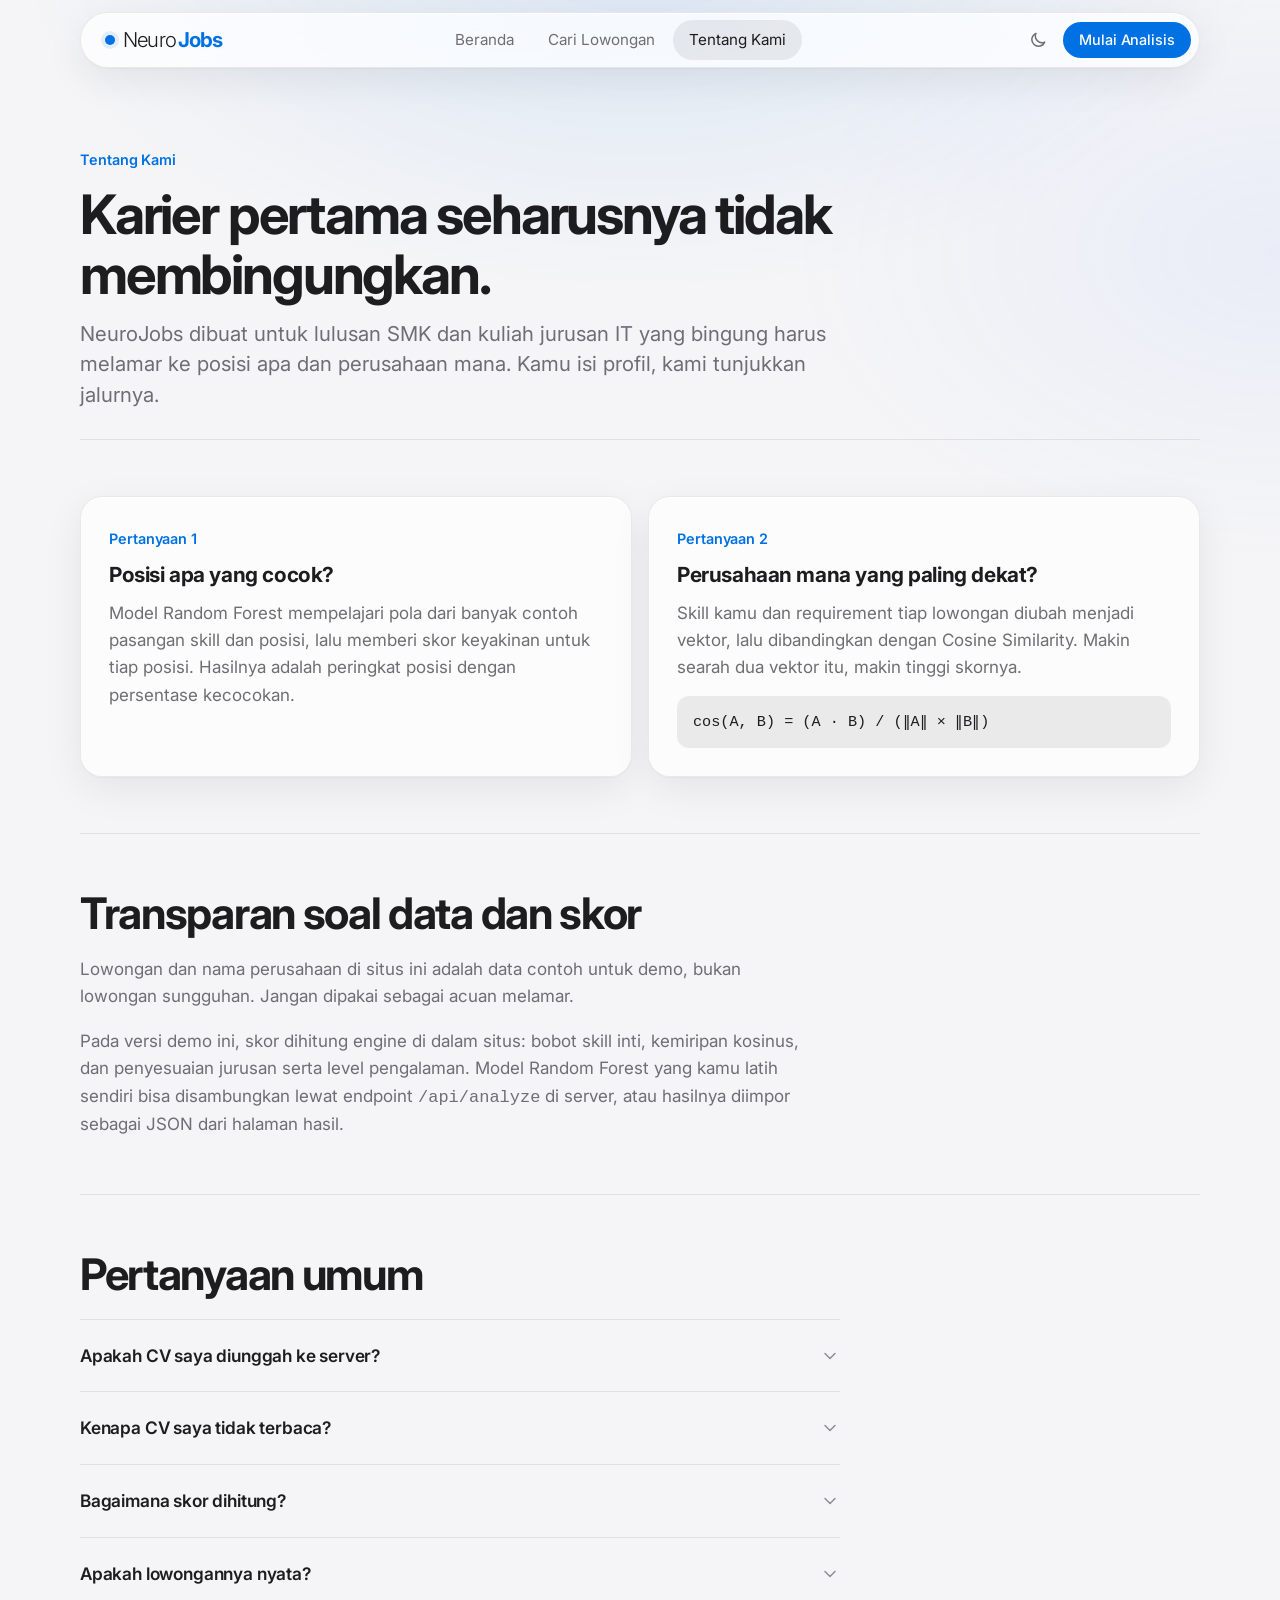
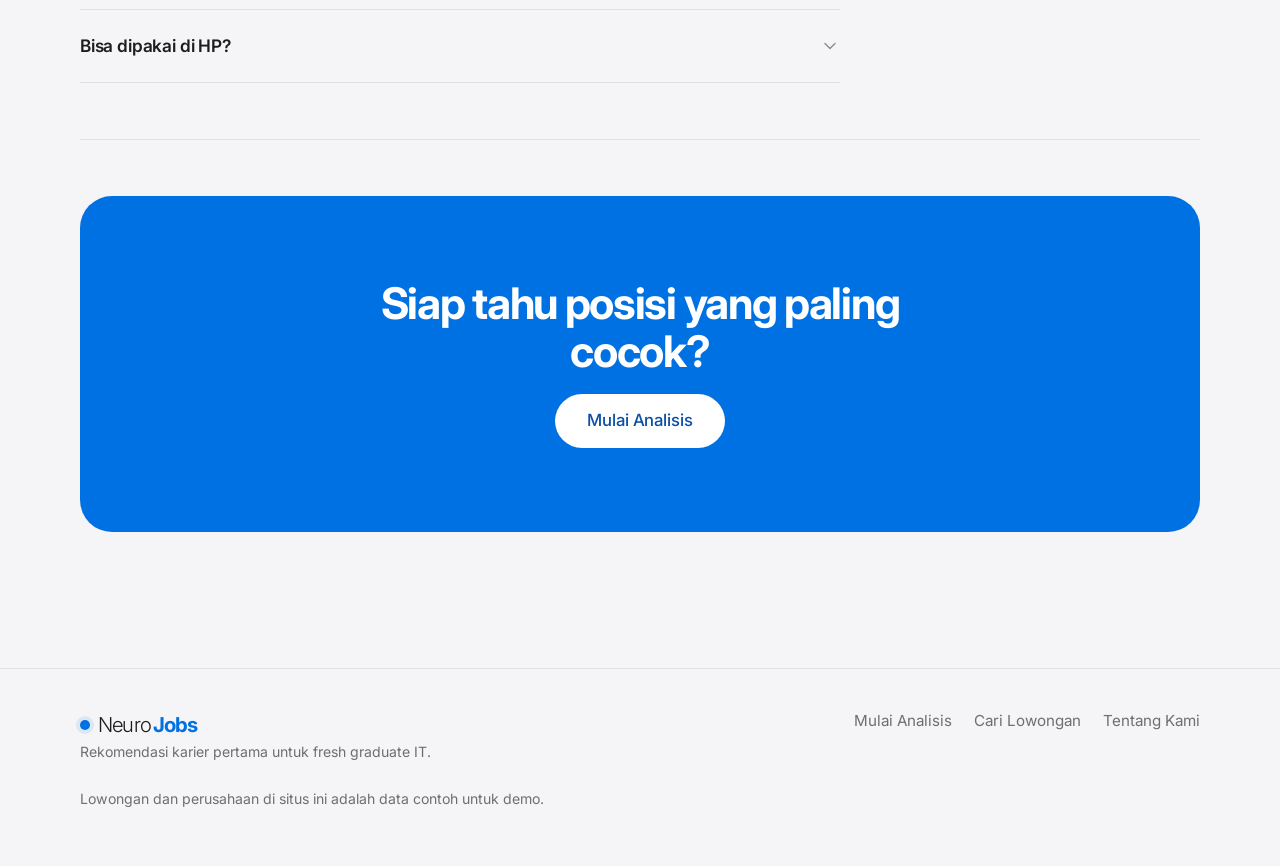
<file: tentang.html>
<!DOCTYPE html>
<html lang="id">
<head>
  <meta charset="utf-8">
  <meta name="viewport" content="width=device-width, initial-scale=1, viewport-fit=cover">
  <title>Tentang Kami — NeuroJobs</title>
  <meta name="description" content="Bagaimana NeuroJobs mencocokkan skill kamu dengan posisi dan perusahaan.">
  <link rel="preconnect" href="https://fonts.googleapis.com">
  <link rel="preconnect" href="https://fonts.gstatic.com" crossorigin>
  <link href="https://fonts.googleapis.com/css2?family=Inter:wght@300;400;500;600;700&display=swap" rel="stylesheet">
  <link rel="stylesheet" href="css/base.css">
  <link rel="stylesheet" href="css/components.css">
  <link rel="stylesheet" href="css/pages.css">
  <script src="js/theme.js"></script>
</head>
<body data-page="about">
  <div class="ambient" aria-hidden="true"></div>
  <header id="site-nav"></header>

  <main class="container page">
    <header class="page-head">
      <span class="eyebrow">Tentang Kami</span>
      <h1>Karier pertama seharusnya tidak membingungkan.</h1>
      <p class="lead">NeuroJobs dibuat untuk lulusan SMK dan kuliah jurusan IT yang bingung harus melamar ke posisi apa dan perusahaan mana. Kamu isi profil, kami tunjukkan jalurnya.</p>
    </header>

    <section class="block">
      <div class="two-col">
        <div class="card reveal">
          <span class="eyebrow">Pertanyaan 1</span>
          <h3 style="margin:10px 0 12px">Posisi apa yang cocok?</h3>
          <p class="muted">Model Random Forest mempelajari pola dari banyak contoh pasangan skill dan posisi, lalu memberi skor keyakinan untuk tiap posisi. Hasilnya adalah peringkat posisi dengan persentase kecocokan.</p>
        </div>
        <div class="card reveal" style="--rd:.1s">
          <span class="eyebrow">Pertanyaan 2</span>
          <h3 style="margin:10px 0 12px">Perusahaan mana yang paling dekat?</h3>
          <p class="muted">Skill kamu dan requirement tiap lowongan diubah menjadi vektor, lalu dibandingkan dengan Cosine Similarity. Makin searah dua vektor itu, makin tinggi skornya.</p>
          <div class="formula" style="margin-top:14px">cos(A, B) = (A · B) / (‖A‖ × ‖B‖)</div>
        </div>
      </div>
    </section>

    <section class="block">
      <div class="prose reveal">
        <h2>Transparan soal data dan skor</h2>
        <p>Lowongan dan nama perusahaan di situs ini adalah data contoh untuk demo, bukan lowongan sungguhan. Jangan dipakai sebagai acuan melamar.</p>
        <p>Pada versi demo ini, skor dihitung engine di dalam situs: bobot skill inti, kemiripan kosinus, dan penyesuaian jurusan serta level pengalaman. Model Random Forest yang kamu latih sendiri bisa disambungkan lewat endpoint <code>/api/analyze</code> di server, atau hasilnya diimpor sebagai JSON dari halaman hasil.</p>
      </div>
    </section>

    <section class="block">
      <div class="section-head reveal" style="margin-bottom:20px">
        <h2>Pertanyaan umum</h2>
      </div>
      <div class="faq" id="faq">
        <div class="faq-item"><button class="faq-q" type="button" aria-expanded="false">Apakah CV saya diunggah ke server?<svg class="ic" viewBox="0 0 24 24" fill="none" stroke="currentColor" stroke-width="1.8" stroke-linecap="round" stroke-linejoin="round"><path d="m6 9 6 6 6-6"/></svg></button><div class="collapse"><div><p class="faq-a">Tidak. File PDF dibaca langsung di browser kamu untuk mencari skill. Yang dikirim ke server saat analisis hanya daftar skill, jurusan, dan pengalaman. Hasil disimpan di perangkatmu sendiri.</p></div></div></div>
        <div class="faq-item"><button class="faq-q" type="button" aria-expanded="false">Kenapa CV saya tidak terbaca?<svg class="ic" viewBox="0 0 24 24" fill="none" stroke="currentColor" stroke-width="1.8" stroke-linecap="round" stroke-linejoin="round"><path d="m6 9 6 6 6-6"/></svg></button><div class="collapse"><div><p class="faq-a">CV hasil scan atau berupa gambar tidak punya teks yang bisa dibaca. Pembaca PDF juga dimuat dari internet, jadi pastikan koneksi aktif. Kalau gagal, kamu tetap bisa mengisi skill secara manual.</p></div></div></div>
        <div class="faq-item"><button class="faq-q" type="button" aria-expanded="false">Bagaimana skor dihitung?<svg class="ic" viewBox="0 0 24 24" fill="none" stroke="currentColor" stroke-width="1.8" stroke-linecap="round" stroke-linejoin="round"><path d="m6 9 6 6 6-6"/></svg></button><div class="collapse"><div><p class="faq-a">Skill inti sebuah posisi diberi bobot lebih besar. Skor digabung dengan kemiripan kosinus, lalu ditambah penyesuaian kecil untuk jurusan, level pengalaman, dan preferensi lokasi atau tipe. Tombol "Kenapa cocok?" menjelaskan alasannya untuk tiap hasil.</p></div></div></div>
        <div class="faq-item"><button class="faq-q" type="button" aria-expanded="false">Apakah lowongannya nyata?<svg class="ic" viewBox="0 0 24 24" fill="none" stroke="currentColor" stroke-width="1.8" stroke-linecap="round" stroke-linejoin="round"><path d="m6 9 6 6 6-6"/></svg></button><div class="collapse"><div><p class="faq-a">Belum. Semua perusahaan dan lowongan adalah contoh fiktif. Tombol "Lamar" membuat draf pesan lamaran dan menandai lowongan sebagai sudah dilamar di perangkatmu, tanpa mengirim apa pun.</p></div></div></div>
        <div class="faq-item"><button class="faq-q" type="button" aria-expanded="false">Bisa dipakai di HP?<svg class="ic" viewBox="0 0 24 24" fill="none" stroke="currentColor" stroke-width="1.8" stroke-linecap="round" stroke-linejoin="round"><path d="m6 9 6 6 6-6"/></svg></button><div class="collapse"><div><p class="faq-a">Bisa. Tampilan menyesuaikan layar, dan mode gelap tersedia lewat tombol di pojok kanan atas.</p></div></div></div>
      </div>
    </section>

    <section class="block">
      <div class="cta-band reveal">
        <h2>Siap tahu posisi yang paling cocok?</h2>
        <a class="btn btn-lg" href="analisis.html">Mulai Analisis</a>
      </div>
    </section>
  </main>

  <footer id="site-footer"></footer>
  <script src="js/data.js"></script>
  <script src="js/engine.js"></script>
  <script src="js/common.js"></script>
  <script src="js/tentang.js"></script>
</body>
</html>
</file>
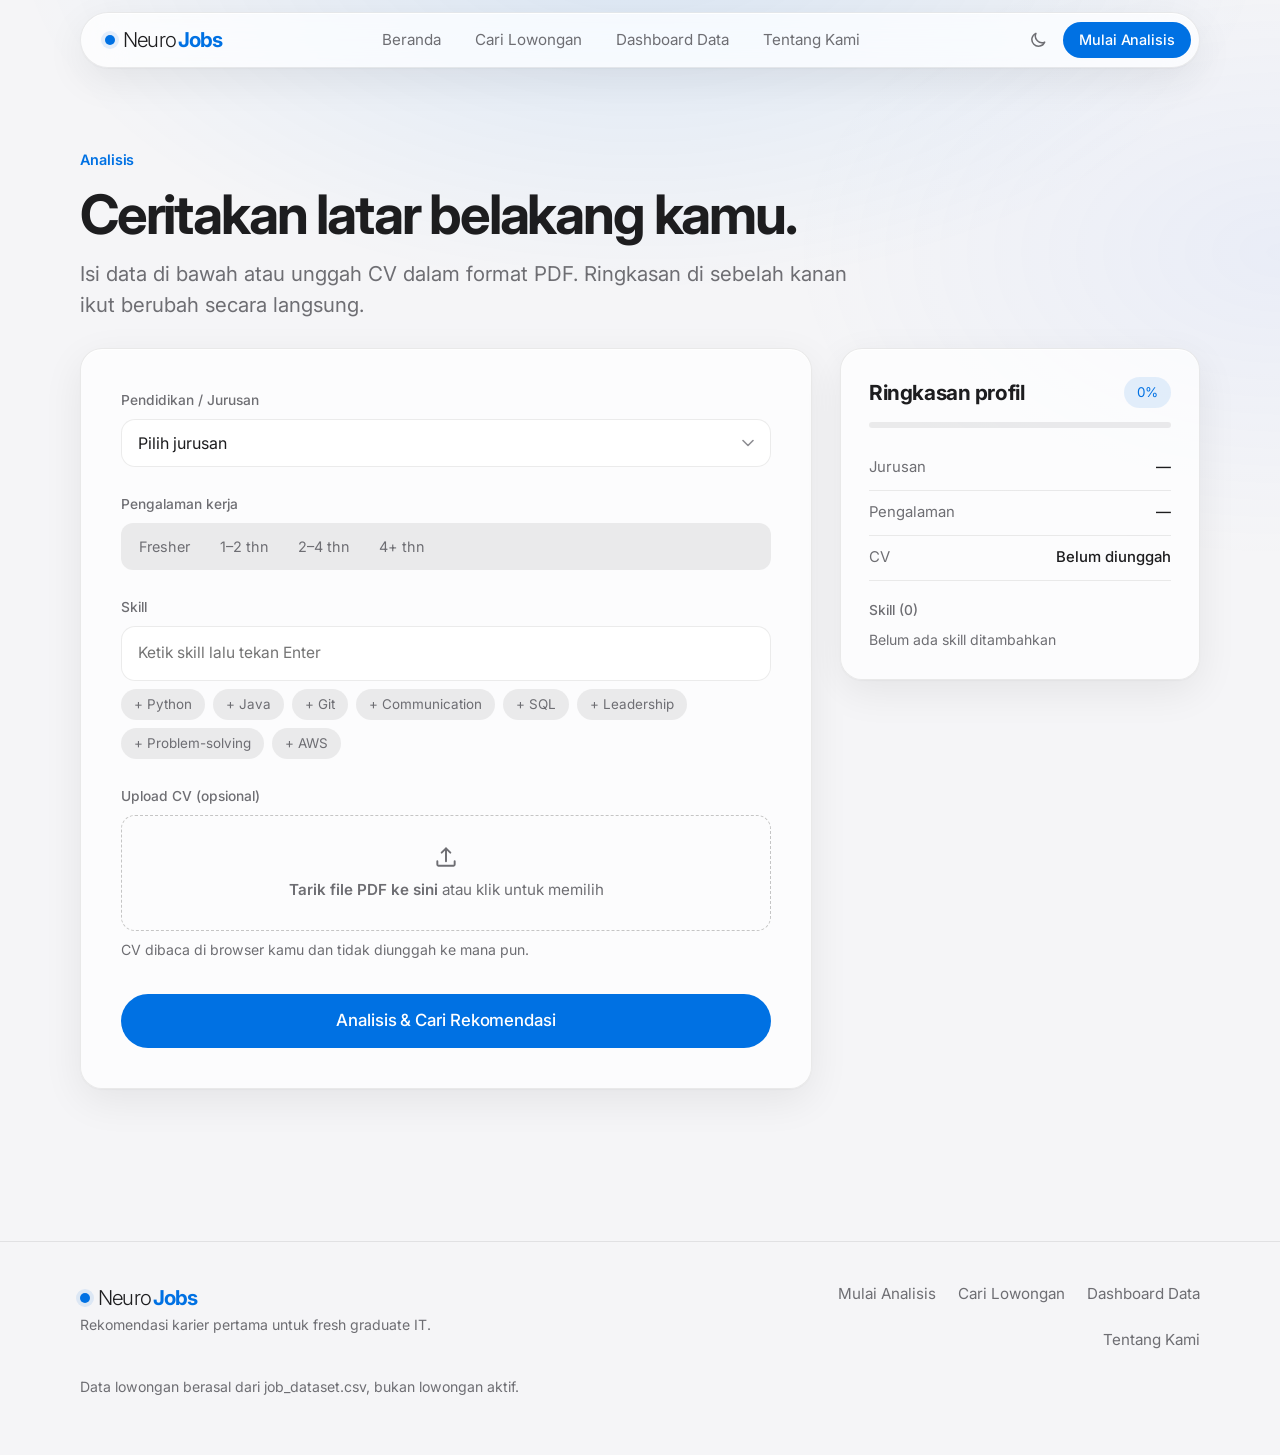
<file: Neurojobsvbenar/Neurojobs/analisis.html>
<!DOCTYPE html>
<html lang="id">
<head>
  <meta charset="utf-8">
  <meta name="viewport" content="width=device-width, initial-scale=1, viewport-fit=cover">
  <title>Mulai Analisis — NeuroJobs</title>
  <meta name="description" content="Isi jurusan, pengalaman, dan skill, atau unggah CV PDF untuk mendapatkan rekomendasi posisi dan perusahaan.">
  <link rel="preconnect" href="https://fonts.googleapis.com">
  <link rel="preconnect" href="https://fonts.gstatic.com" crossorigin>
  <link href="https://fonts.googleapis.com/css2?family=Inter:wght@300;400;500;600;700&display=swap" rel="stylesheet">
  <link rel="stylesheet" href="css/base.css">
  <link rel="stylesheet" href="css/components.css">
  <link rel="stylesheet" href="css/pages.css">
  <script src="js/theme.js"></script>
</head>
<body data-page="analysis">
  <div class="ambient" aria-hidden="true"></div>
  <header id="site-nav"></header>

  <main class="container page">
    <header class="page-head">
      <span class="eyebrow">Analisis</span>
      <h1>Ceritakan latar belakang kamu.</h1>
      <p class="lead">Isi data di bawah atau unggah CV dalam format PDF. Ringkasan di sebelah kanan ikut berubah secara langsung.</p>
    </header>

    <div class="split">
      <form id="form" class="card form" novalidate autocomplete="off">
        <div class="field" data-field="jurusan">
          <label for="f-jurusan">Pendidikan / Jurusan</label>
          <select class="select" id="f-jurusan"></select>
          <p class="field-error" hidden></p>
        </div>

        <div class="field" data-field="exp">
          <span class="label" id="exp-label">Pengalaman kerja</span>
          <div class="seg" id="f-exp" role="radiogroup" aria-labelledby="exp-label"></div>
          <p class="field-error" hidden></p>
        </div>

        <div class="field" data-field="skills">
          <label for="skill-input">Skill</label>
          <div class="tagbox-wrap">
            <div class="tagbox" id="skill-box">
              <input id="skill-input" class="tag-input" type="text" placeholder="Ketik skill lalu tekan Enter" role="combobox" aria-expanded="false" aria-controls="skill-suggest" aria-autocomplete="list">
            </div>
            <ul class="suggest glass" id="skill-suggest" role="listbox" hidden></ul>
          </div>
          <div class="chips" id="popular-skills" aria-label="Skill populer"></div>
          <p class="field-error" hidden></p>
        </div>

        <div class="field">
          <span class="label">Upload CV (opsional)</span>
          <div class="dropzone" id="dropzone" tabindex="0" role="button" aria-label="Unggah CV PDF">
            <svg class="ic" viewBox="0 0 24 24" fill="none" stroke="currentColor" stroke-width="1.8" stroke-linecap="round" stroke-linejoin="round"><path d="M12 16V4m0 0-4 4m4-4 4 4"/><path d="M4 16v3a1 1 0 0 0 1 1h14a1 1 0 0 0 1-1v-3"/></svg>
            <span id="dz-text"><strong>Tarik file PDF ke sini</strong> atau klik untuk memilih</span>
            <input type="file" id="cv-file" accept="application/pdf,.pdf" hidden>
          </div>
          <p class="muted small" id="cv-status">CV dibaca di browser kamu dan tidak diunggah ke mana pun.</p>
        </div>

        <button class="btn btn-primary btn-lg btn-block" id="btn-analyze" type="submit">Analisis &amp; Cari Rekomendasi</button>
      </form>

      <aside class="sticky" aria-label="Ringkasan profil">
        <div class="card preview">
          <div class="preview-head"><h3>Ringkasan profil</h3><span class="chip chip-blue" id="pv-pct">0%</span></div>
          <div class="bar"><span id="pv-bar" style="--w:0%"></span></div>
          <dl class="kv">
            <div><dt>Jurusan</dt><dd id="pv-jurusan">—</dd></div>
            <div><dt>Pengalaman</dt><dd id="pv-exp">—</dd></div>
            <div><dt>CV</dt><dd id="pv-cv">Belum diunggah</dd></div>
          </dl>
          <span class="label">Skill (<span id="pv-count">0</span>)</span>
          <div class="chips" id="pv-skills"></div>
          <div class="estimate" id="pv-estimate" hidden>
            <span class="label">Perkiraan awal</span>
            <div id="pv-est-list"></div>
          </div>
        </div>

        <div class="card" id="history-card" hidden>
          <div class="preview-head"><h3>Riwayat analisis</h3><button class="btn btn-ghost btn-sm" id="history-clear" type="button">Hapus semua</button></div>
          <ul class="history" id="history-list"></ul>
        </div>
      </aside>
    </div>
  </main>

  <div class="overlay" id="overlay" aria-hidden="true">
    <div class="overlay-box">
      <h2>Menganalisis profil kamu</h2>
      <ul class="steps-list" id="steps"></ul>
      <div class="bar"><span id="ov-bar" style="--w:0%"></span></div>
    </div>
  </div>

  <footer id="site-footer"></footer>
  <script src="js/data.js"></script>
  <script src="js/engine.js"></script>
  <script src="js/common.js"></script>
  <script src="js/analisis.js"></script>
</body>
</html>
</file>
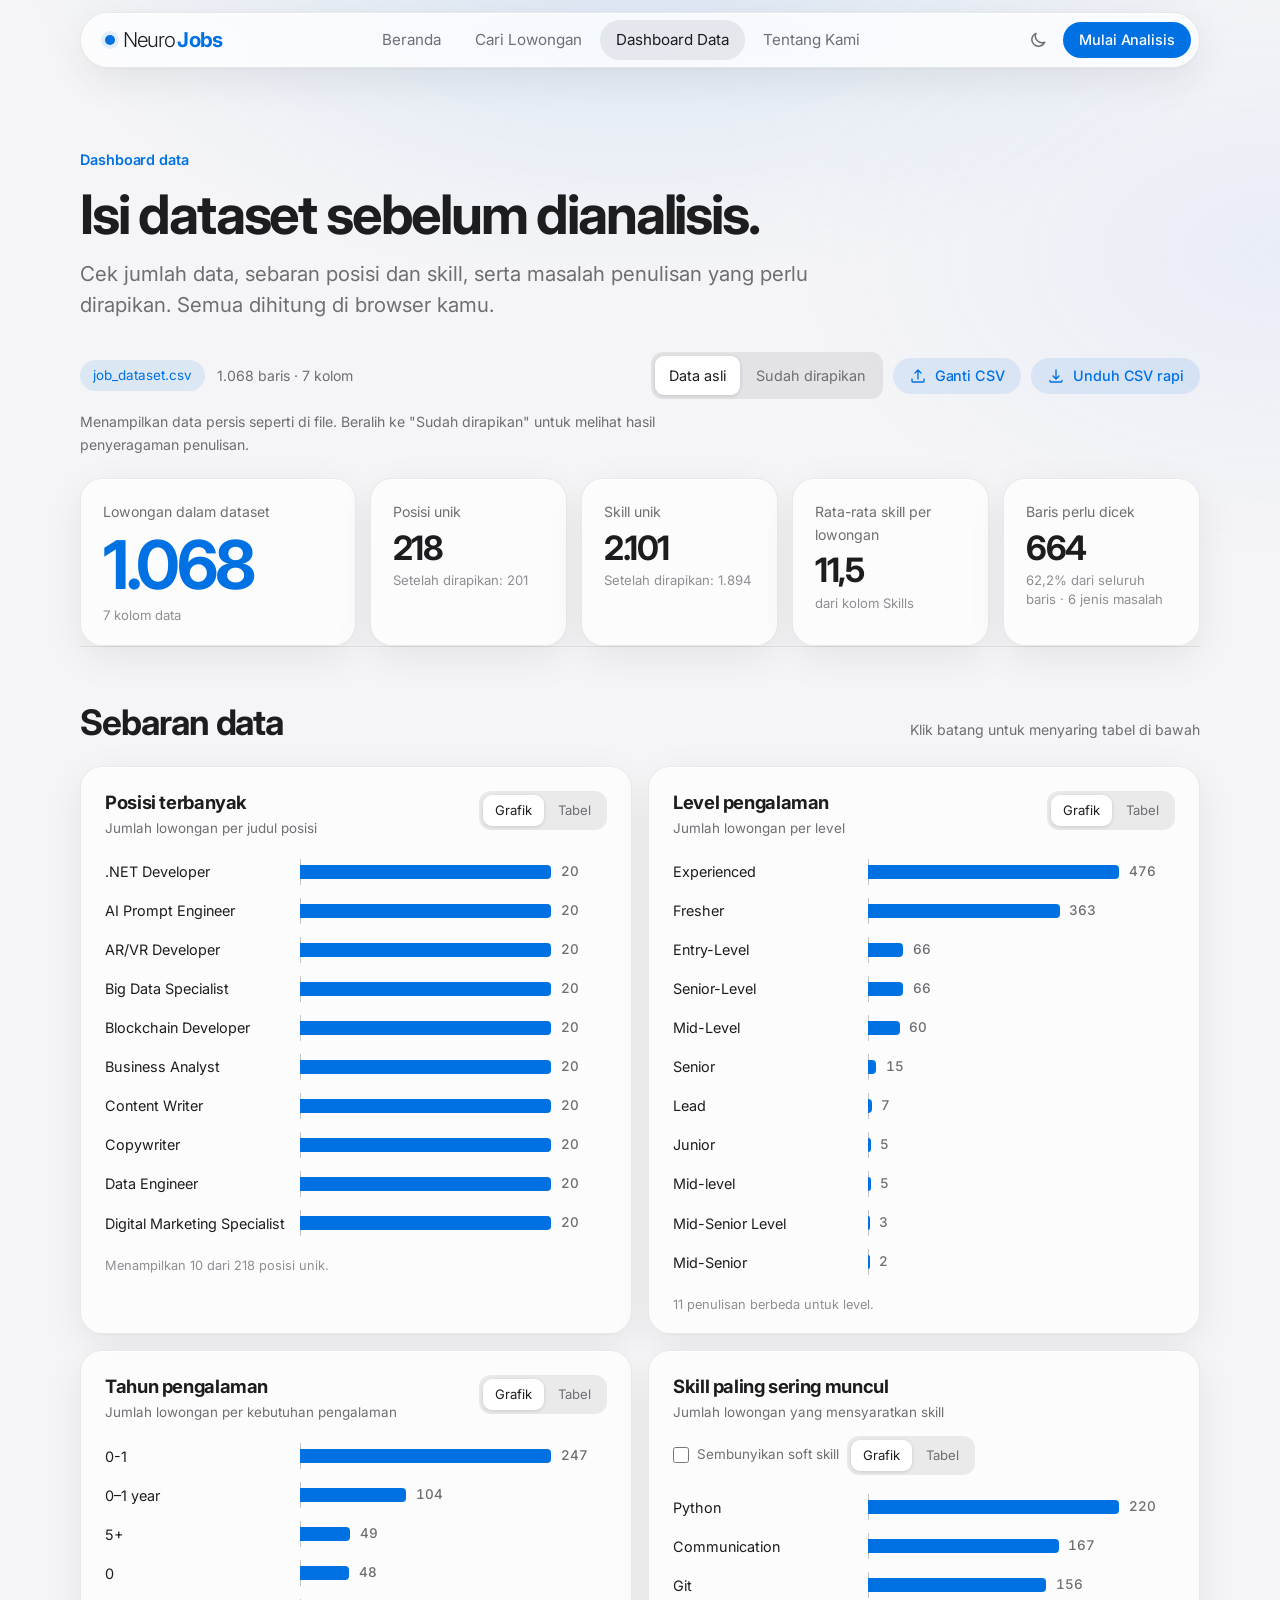
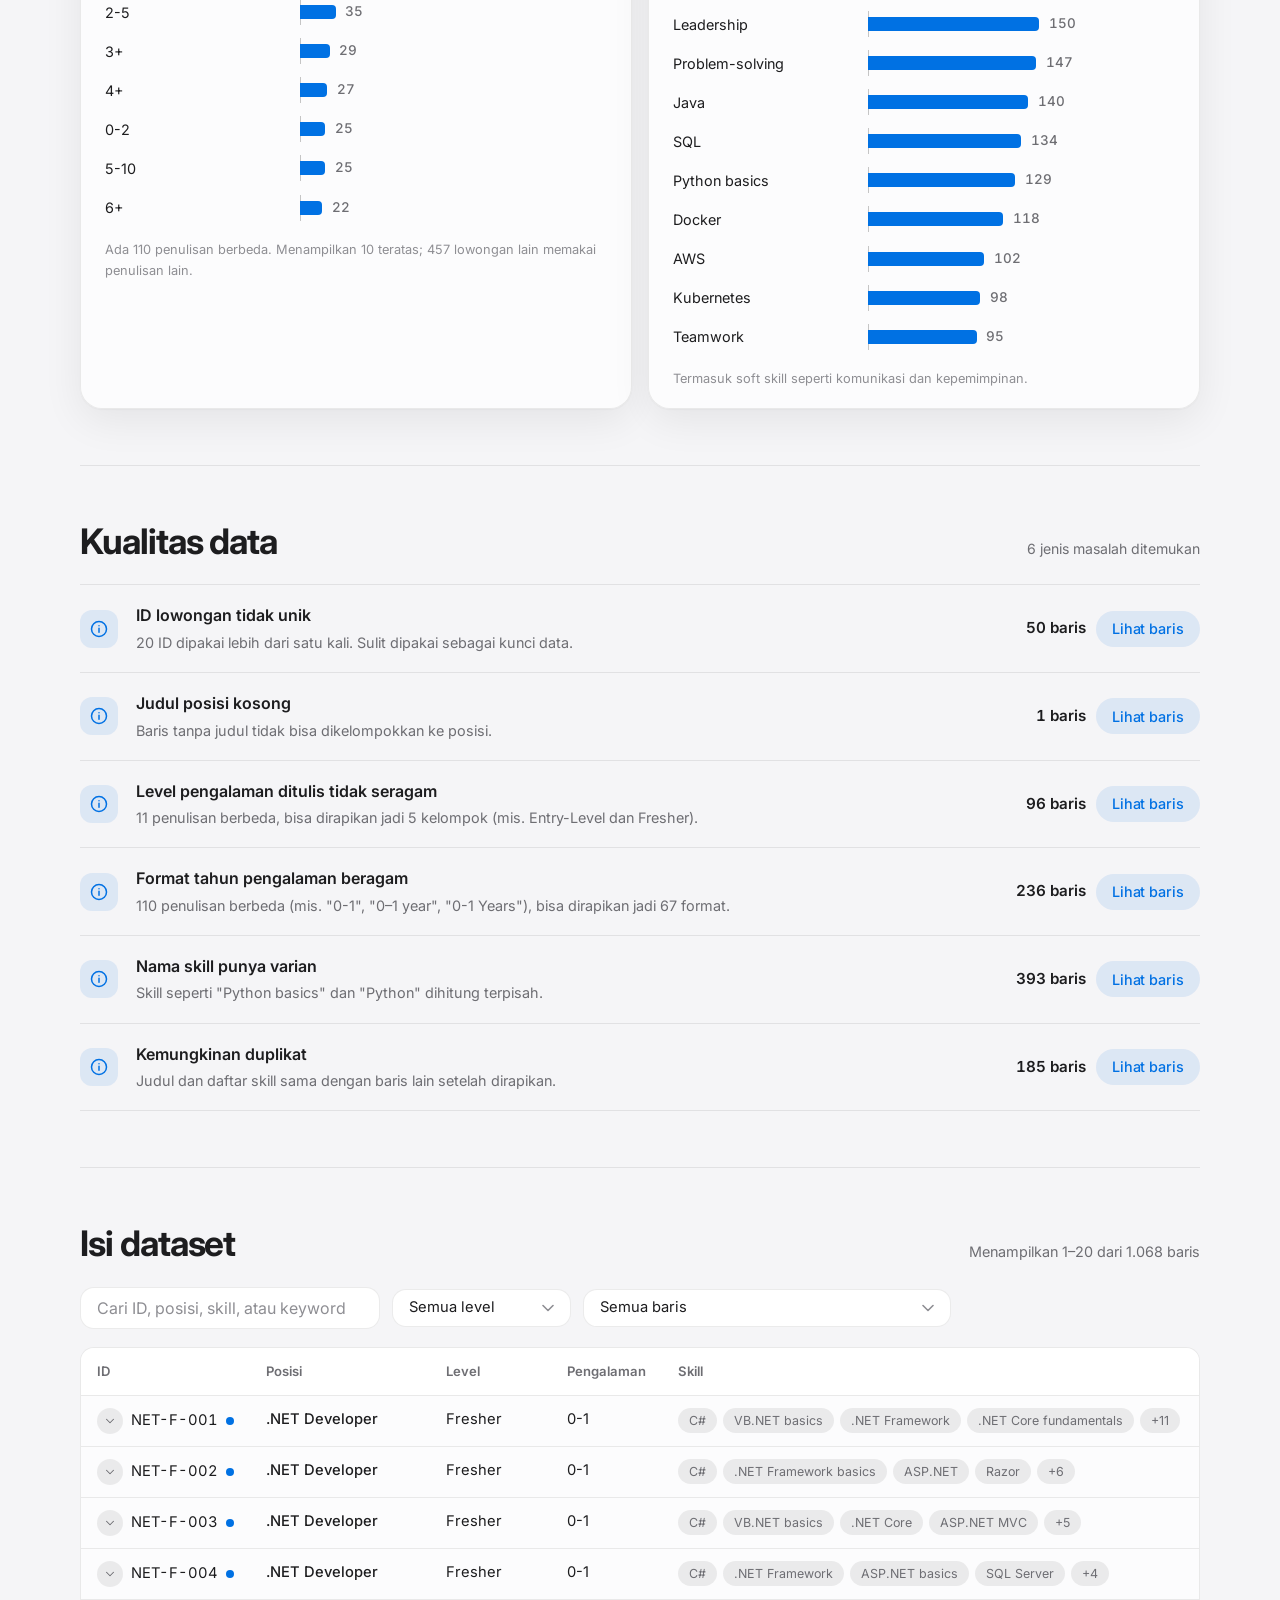
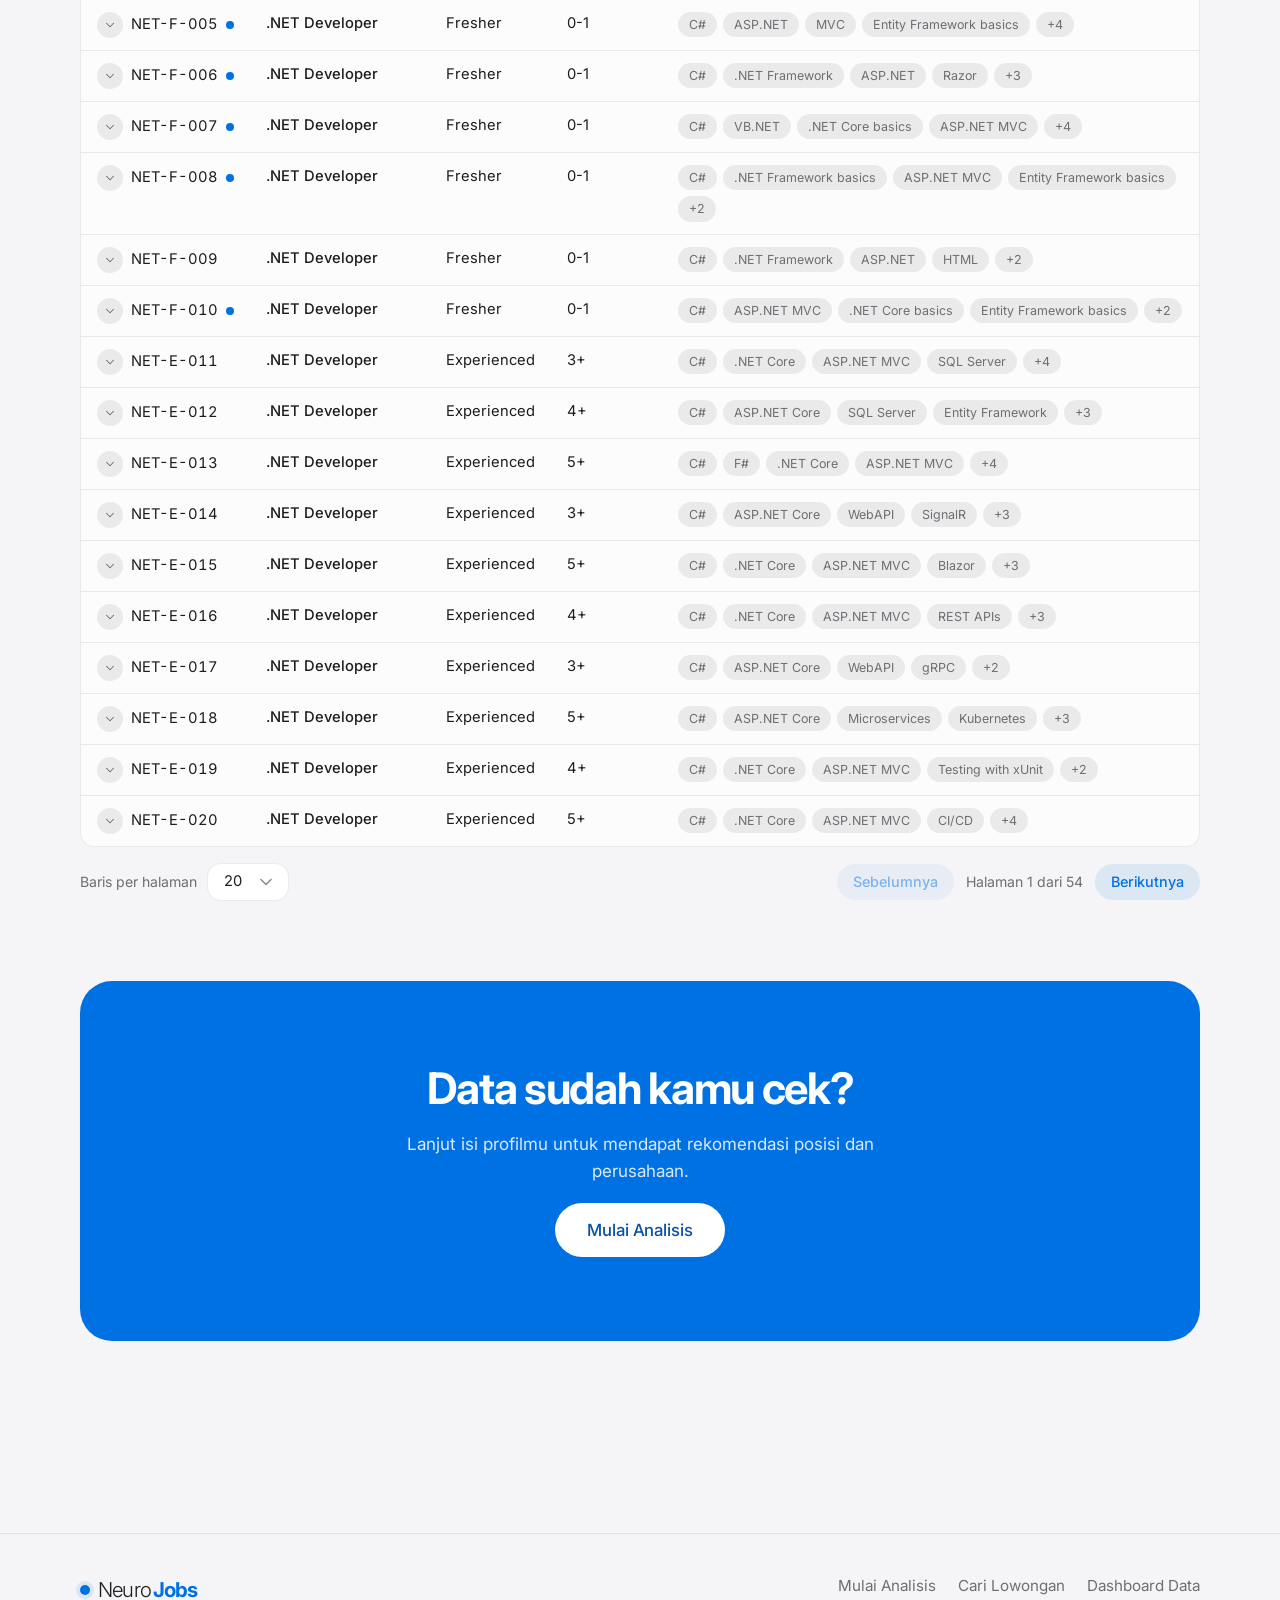
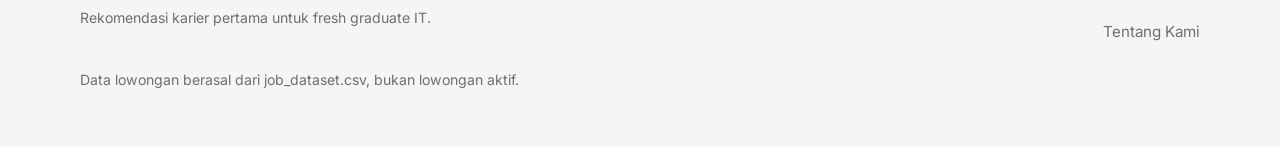
<file: Neurojobsvbenar/Neurojobs/dashboard.html>
<!DOCTYPE html>
<html lang="id">
<head>
  <meta charset="utf-8">
  <meta name="viewport" content="width=device-width, initial-scale=1, viewport-fit=cover">
  <title>Dashboard Data — NeuroJobs</title>
  <meta name="description" content="Lihat isi dan kualitas dataset lowongan sebelum dianalisis.">
  <link rel="preconnect" href="https://fonts.googleapis.com">
  <link rel="preconnect" href="https://fonts.gstatic.com" crossorigin>
  <link href="https://fonts.googleapis.com/css2?family=Inter:wght@300;400;500;600;700&display=swap" rel="stylesheet">
  <link rel="stylesheet" href="css/base.css">
  <link rel="stylesheet" href="css/components.css">
  <link rel="stylesheet" href="css/pages.css">
  <link rel="stylesheet" href="css/dashboard.css">
  <script src="js/theme.js"></script>
</head>
<body data-page="data">
  <div class="ambient" aria-hidden="true"></div>
  <header id="site-nav"></header>

  <main class="container page">
    <header class="page-head">
      <span class="eyebrow">Dashboard data</span>
      <h1>Isi dataset sebelum dianalisis.</h1>
      <p class="lead">Cek jumlah data, sebaran posisi dan skill, serta masalah penulisan yang perlu dirapikan. Semua dihitung di browser kamu.</p>
    </header>

    <section class="card drop-state" id="state-empty" hidden>
      <svg class="ic" viewBox="0 0 24 24" fill="none" stroke="currentColor" stroke-width="1.8" stroke-linecap="round" stroke-linejoin="round" aria-hidden="true"><path d="M14 3H7a1 1 0 0 0-1 1v16a1 1 0 0 0 1 1h10a1 1 0 0 0 1-1V7z"/><path d="M14 3v4h4"/></svg>
      <h2 id="empty-title">Unggah file CSV dataset</h2>
      <p class="muted" id="empty-text">Tarik file .csv ke sini atau pilih dari komputer kamu. Kolom yang dikenali: JobID, Title, ExperienceLevel, YearsOfExperience, Skills, Responsibilities, Keywords.</p>
      <button class="btn btn-primary" id="empty-pick" type="button">Pilih file CSV</button>
    </section>

    <div id="dash" hidden>
      <div class="src-bar">
        <div class="src-info">
          <span class="chip chip-blue" id="src-name"></span>
          <span class="muted small" id="src-meta"></span>
        </div>
        <div class="src-actions">
          <div class="seg" id="mode" role="radiogroup" aria-label="Tampilan data">
            <button type="button" role="radio" data-v="raw" aria-checked="true">Data asli</button>
            <button type="button" role="radio" data-v="clean" aria-checked="false">Sudah dirapikan</button>
          </div>
          <button class="btn btn-glass btn-sm" id="btn-replace" type="button"></button>
          <button class="btn btn-glass btn-sm" id="btn-download" type="button"></button>
        </div>
      </div>
      <p class="mode-note muted small" id="mode-note"></p>

      <div class="kpis" id="kpis"></div>

      <section class="block" id="sec-charts">
        <div class="block-head">
          <h2>Sebaran data</h2>
          <p class="muted small">Klik batang untuk menyaring tabel di bawah</p>
        </div>
        <div class="charts-grid" id="charts"></div>
      </section>

      <section class="block" id="sec-quality">
        <div class="block-head">
          <h2>Kualitas data</h2>
          <p class="muted small" id="q-summary"></p>
        </div>
        <ul class="qlist" id="qlist"></ul>
      </section>

      <section class="block" id="sec-table">
        <div class="block-head">
          <h2>Isi dataset</h2>
          <p class="count" id="t-count"></p>
        </div>
        <div class="filters" id="t-filters">
          <div class="filter-row">
            <input class="input" id="t-q" type="search" placeholder="Cari ID, posisi, skill, atau keyword" aria-label="Cari di tabel">
            <select class="select select-sm" id="t-level" aria-label="Level pengalaman"></select>
            <select class="select select-sm" id="t-issue" aria-label="Masalah data"></select>
          </div>
          <div class="chips" id="t-chips" aria-label="Filter aktif"></div>
        </div>
        <div class="tbl-wrap">
          <table class="dt" id="dt">
            <thead>
              <tr>
                <th scope="col"><button type="button" class="th-btn" data-sort="id">ID</button></th>
                <th scope="col"><button type="button" class="th-btn" data-sort="title">Posisi</button></th>
                <th scope="col"><button type="button" class="th-btn" data-sort="level">Level</button></th>
                <th scope="col"><button type="button" class="th-btn" data-sort="years">Pengalaman</button></th>
                <th scope="col"><button type="button" class="th-btn" data-sort="skills">Skill</button></th>
              </tr>
            </thead>
            <tbody id="dt-body"></tbody>
          </table>
        </div>
        <div class="empty" id="t-empty" hidden>
          <p>Tidak ada baris yang cocok dengan filter ini.</p>
          <button class="btn btn-glass" id="t-reset" type="button">Hapus semua filter</button>
        </div>
        <div class="pager" id="pager">
          <label class="range-wrap" for="t-size">Baris per halaman
            <select class="select select-sm" id="t-size"><option>20</option><option>50</option><option>100</option></select>
          </label>
          <div class="pager-nav">
            <button class="btn btn-glass btn-sm" id="pg-prev" type="button">Sebelumnya</button>
            <span class="muted small" id="pg-info"></span>
            <button class="btn btn-glass btn-sm" id="pg-next" type="button">Berikutnya</button>
          </div>
        </div>
      </section>

      <section class="section" style="padding-top:24px">
        <div class="cta-band">
          <h2>Data sudah kamu cek?</h2>
          <p>Lanjut isi profilmu untuk mendapat rekomendasi posisi dan perusahaan.</p>
          <a class="btn btn-lg" href="analisis.html">Mulai Analisis</a>
        </div>
      </section>
    </div>

    <input type="file" id="csv-file" accept=".csv,text/csv" hidden>
  </main>

  <div class="tip glass" id="tip" role="tooltip" hidden></div>

  <footer id="site-footer"></footer>
  <script src="js/dataset.js"></script>
  <script src="js/common.js"></script>
  <script src="js/dashboard.js"></script>
</body>
</html>
</file>
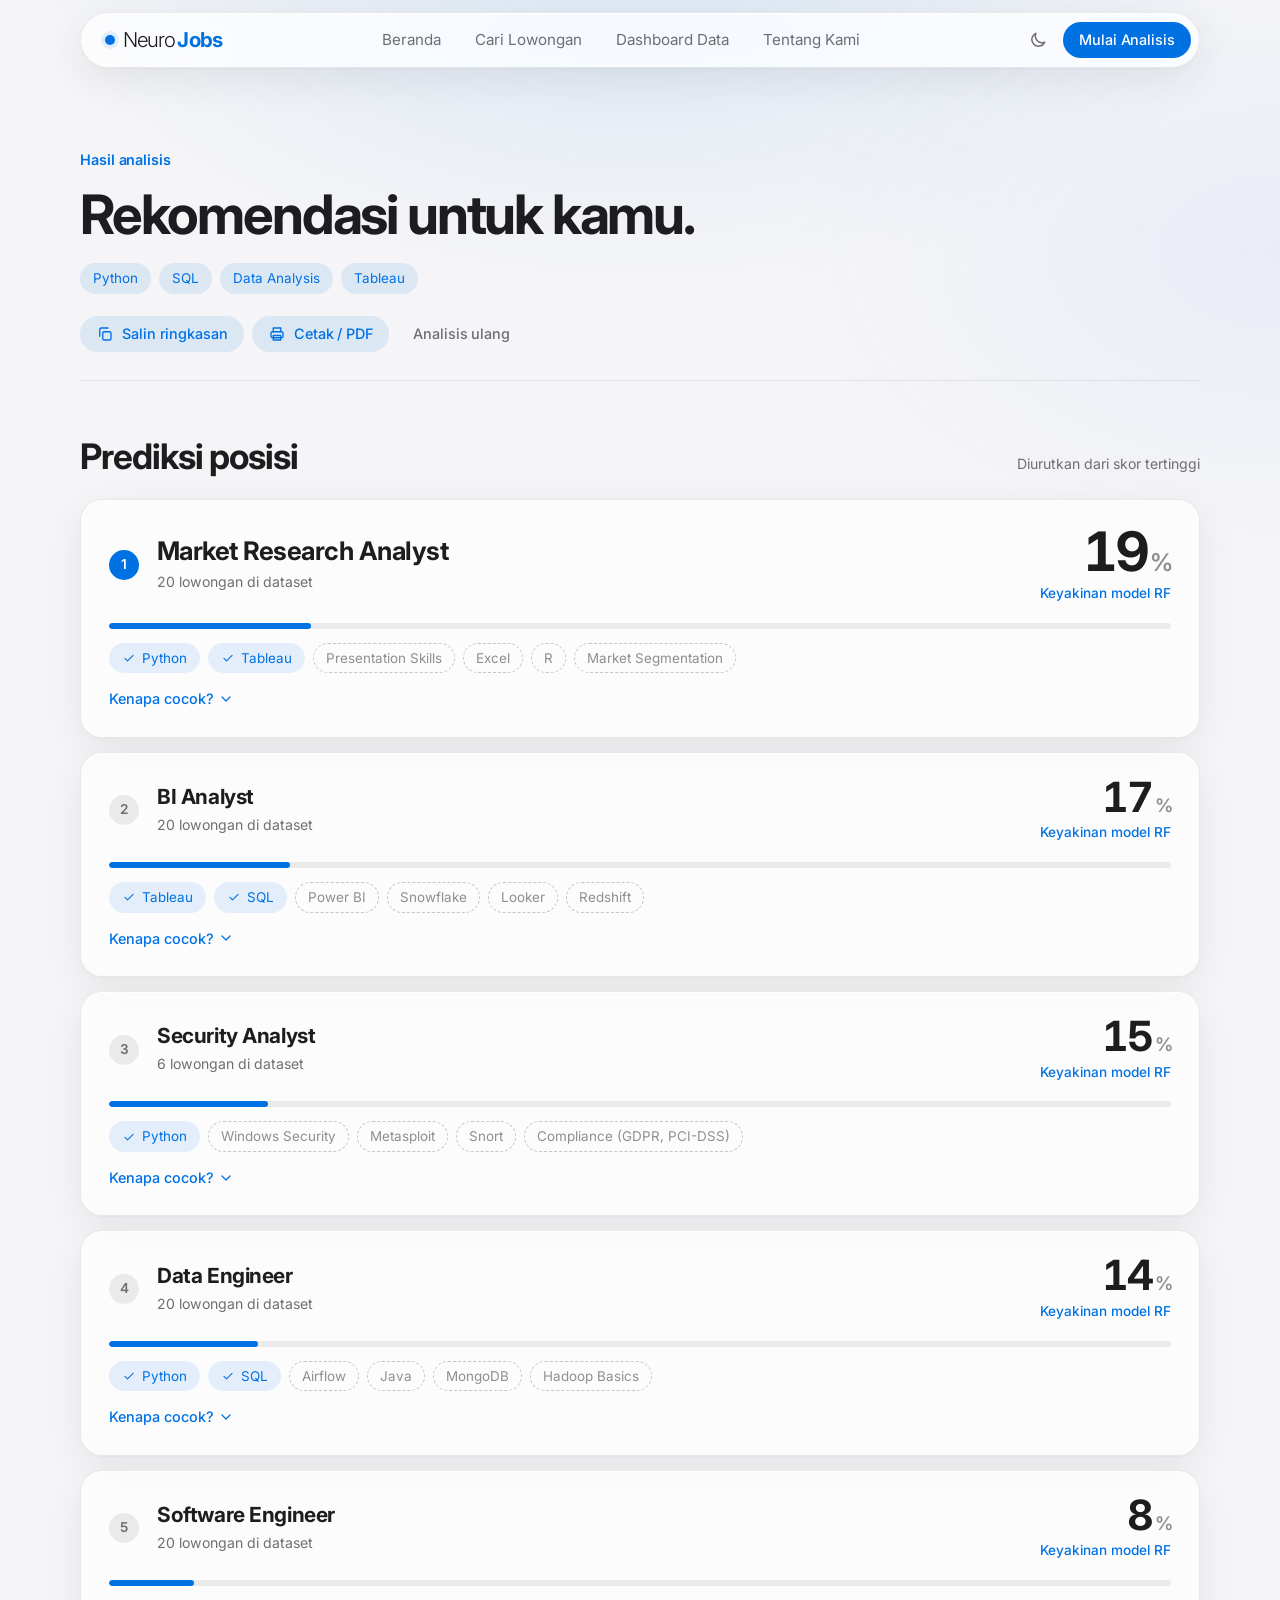
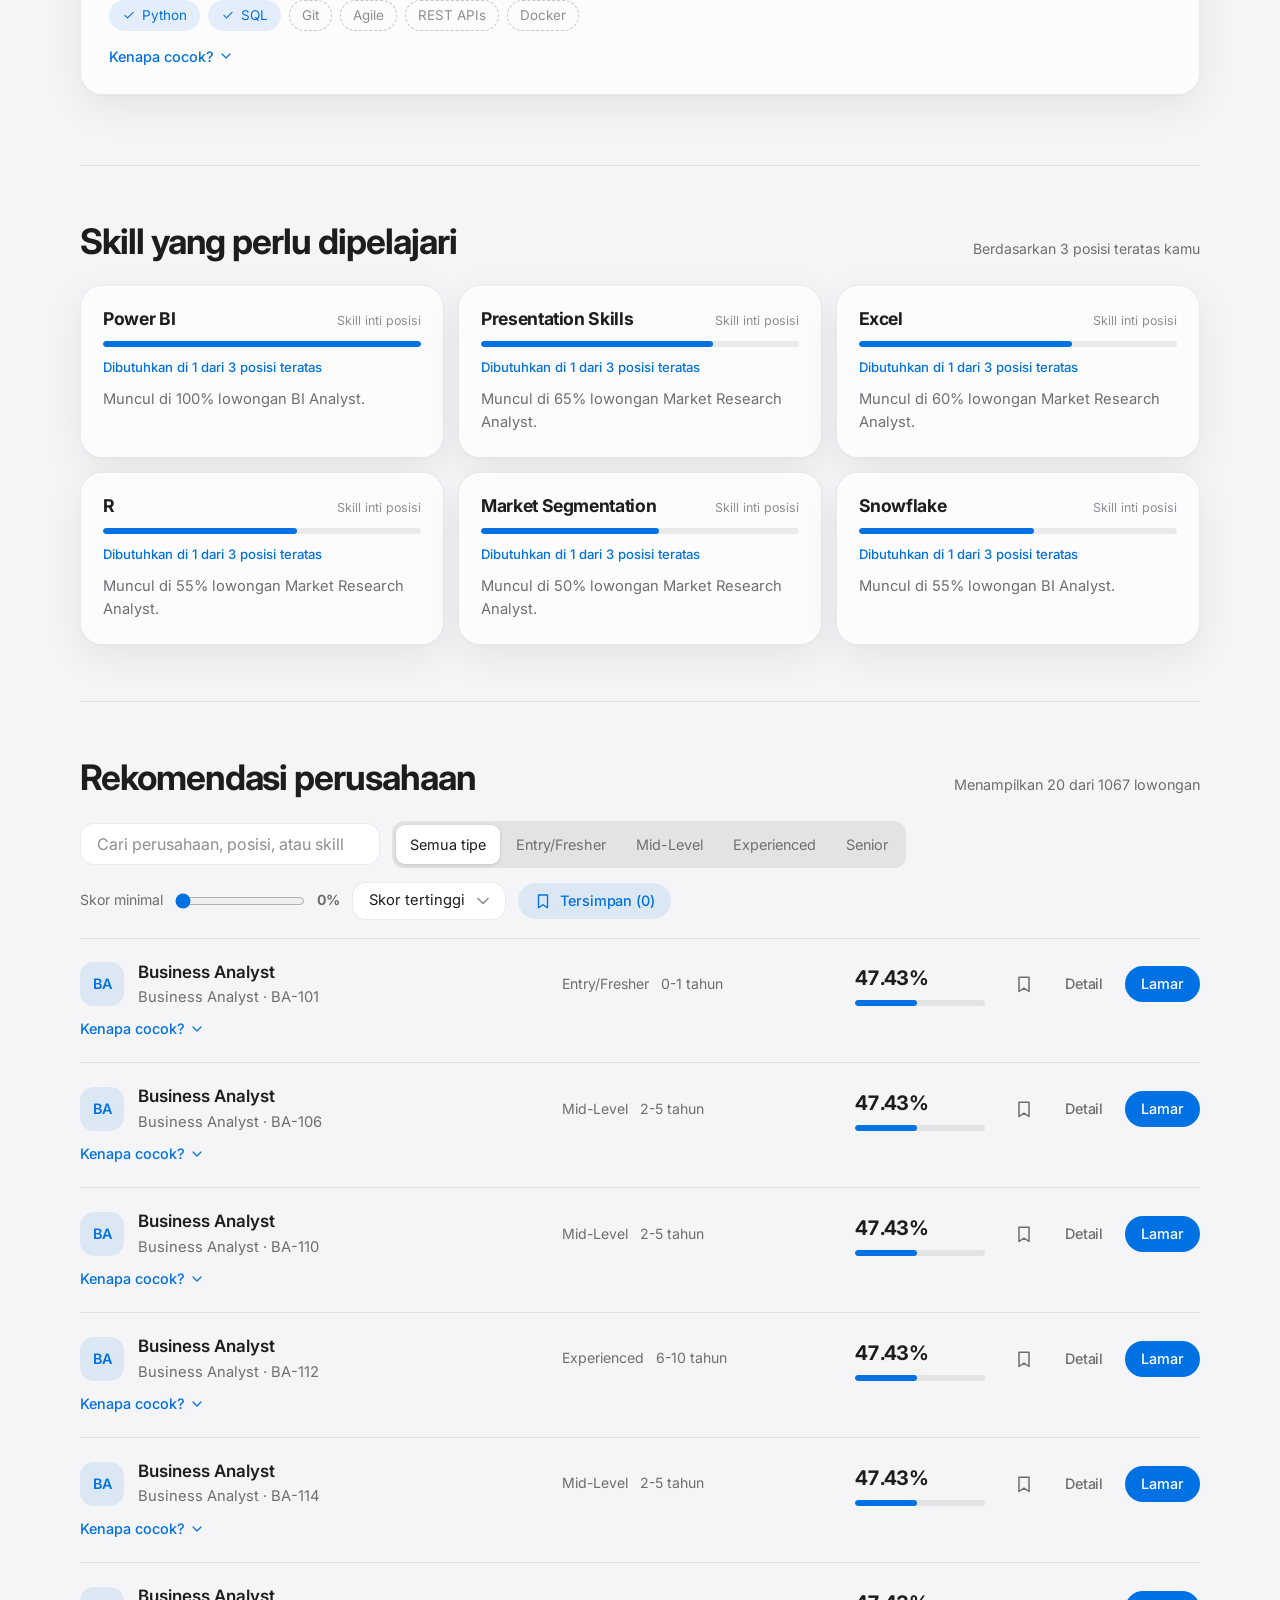
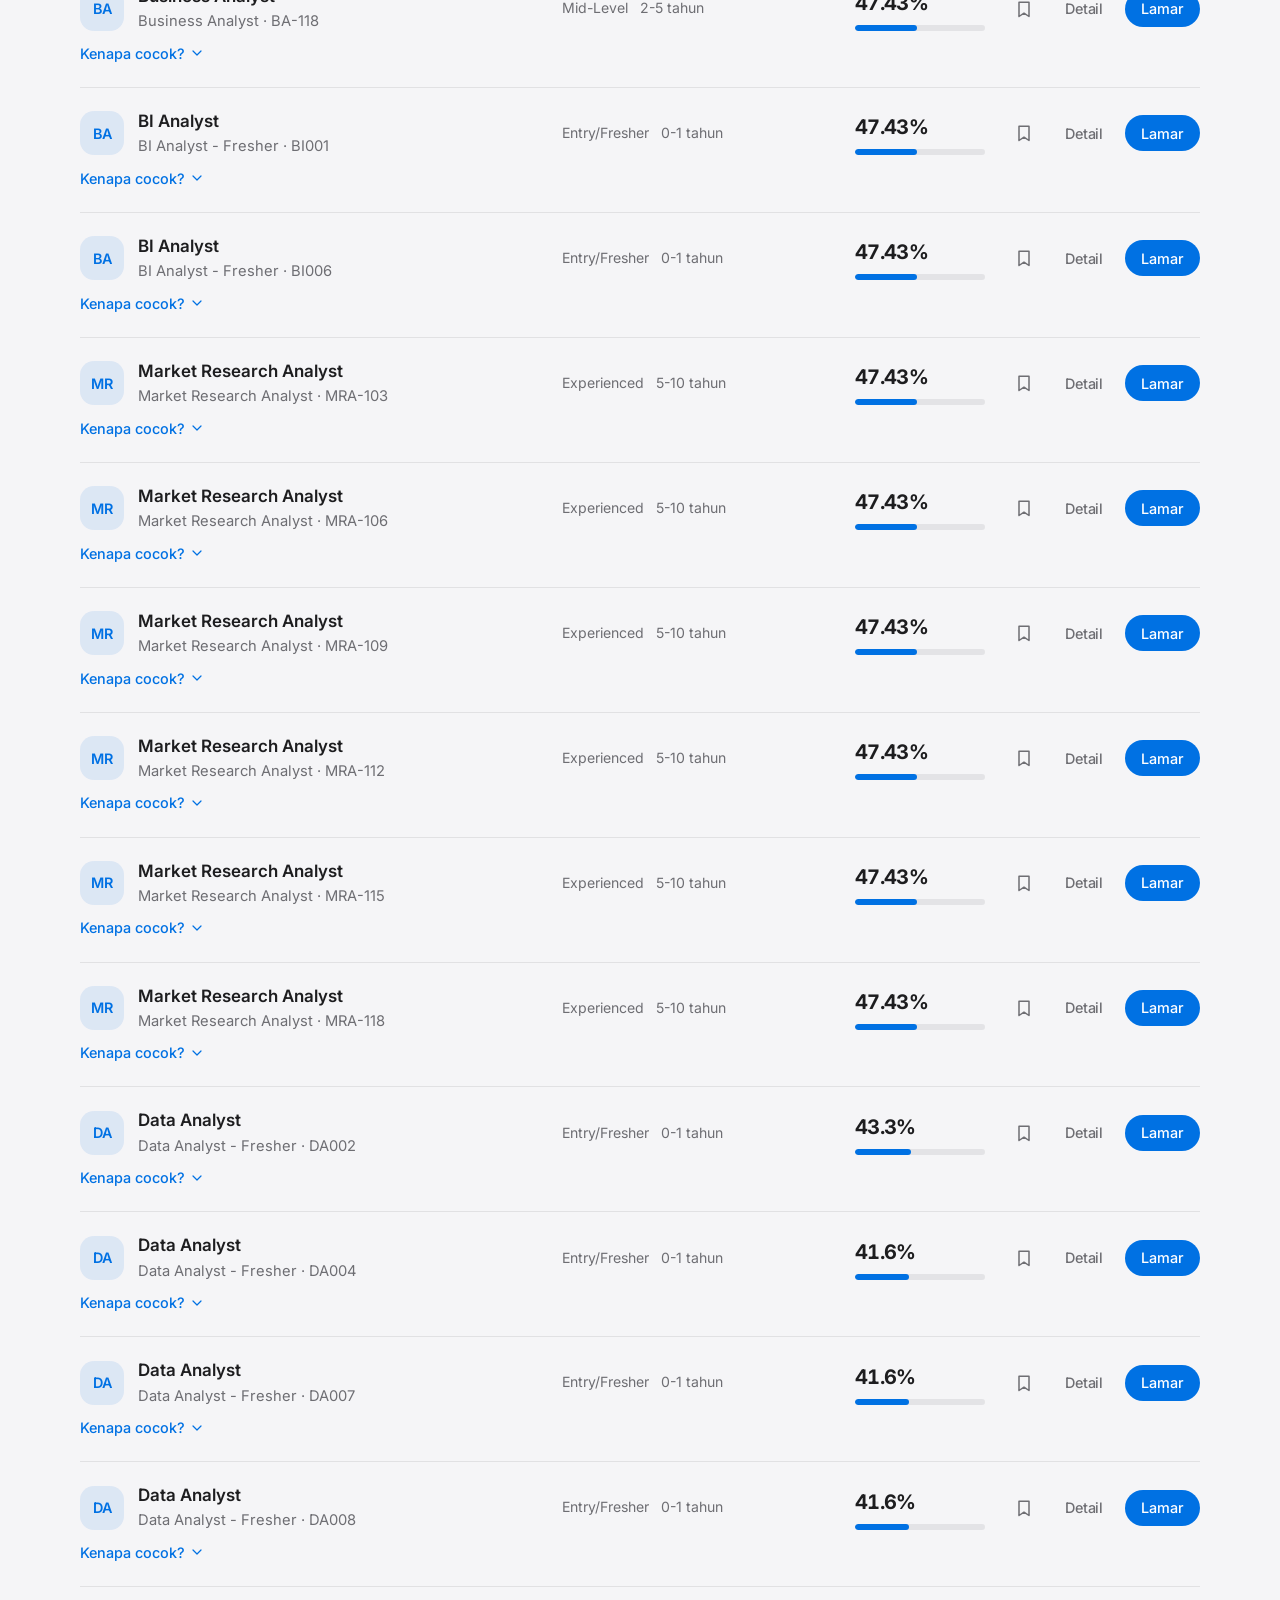
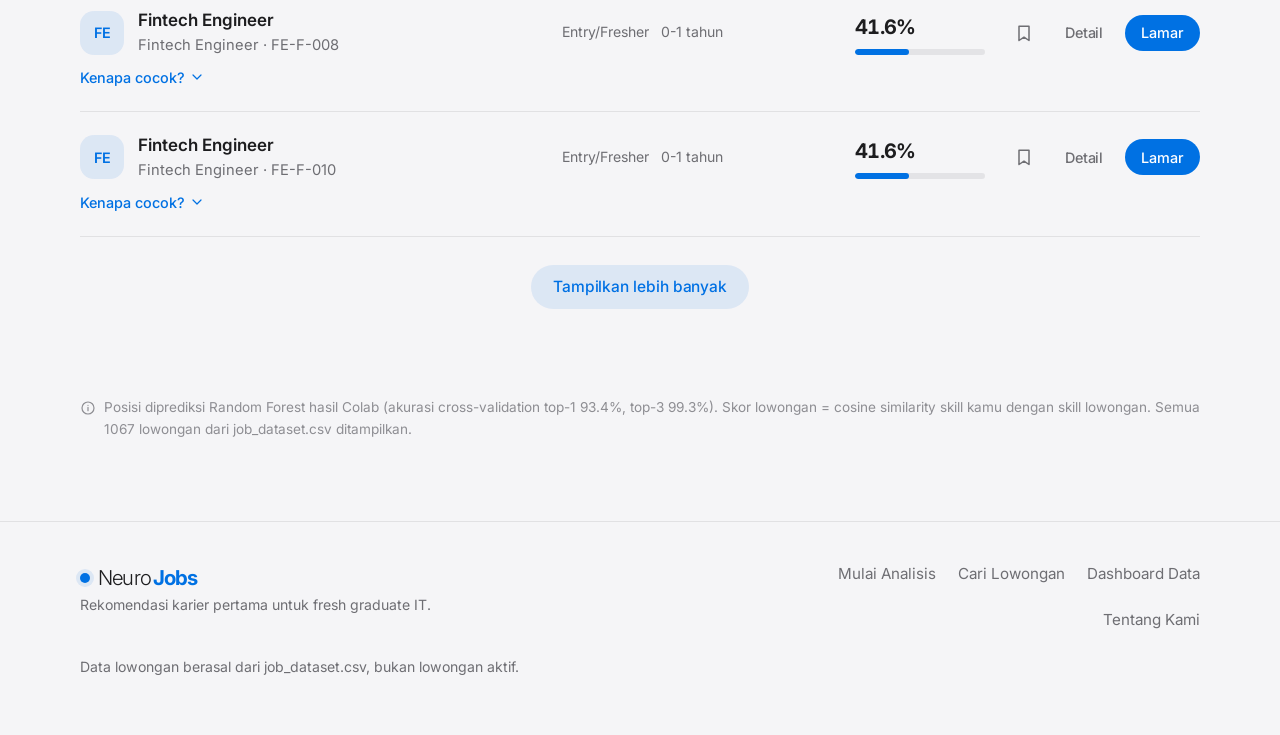
<file: Neurojobsvbenar/Neurojobs/hasil.html>
<!DOCTYPE html>
<html lang="id">
<head>
  <meta charset="utf-8">
  <meta name="viewport" content="width=device-width, initial-scale=1, viewport-fit=cover">
  <title>Hasil Rekomendasi — NeuroJobs</title>
  <meta name="description" content="Hasil prediksi posisi, skill gap, dan rekomendasi perusahaan berdasarkan profil kamu.">
  <link rel="preconnect" href="https://fonts.googleapis.com">
  <link rel="preconnect" href="https://fonts.gstatic.com" crossorigin>
  <link href="https://fonts.googleapis.com/css2?family=Inter:wght@300;400;500;600;700&display=swap" rel="stylesheet">
  <link rel="stylesheet" href="css/base.css">
  <link rel="stylesheet" href="css/components.css">
  <link rel="stylesheet" href="css/pages.css">
  <script src="js/theme.js"></script>
</head>
<body data-page="result">
  <div class="ambient" aria-hidden="true"></div>
  <header id="site-nav"></header>

  <main class="container page">
    <div id="empty" class="card empty" hidden style="margin-top:48px">
      <svg class="ic" viewBox="0 0 24 24" fill="none" stroke="currentColor" stroke-width="1.8" stroke-linecap="round" stroke-linejoin="round"><circle cx="12" cy="12" r="9"/><circle cx="12" cy="12" r="5"/><circle cx="12" cy="12" r="1"/></svg>
      <h2>Belum ada hasil analisis</h2>
      <p>Isi jurusan, pengalaman, dan skill kamu dulu supaya kami bisa menyusun rekomendasi.</p>
      <a class="btn btn-primary" href="analisis.html">Mulai Analisis</a>
    </div>

    <div id="content" hidden>
      <header class="page-head result-head">
        <span class="eyebrow">Hasil analisis</span>
        <h1>Rekomendasi untuk kamu.</h1>
        <div class="chips" id="res-chips"></div>
        <div class="toolbar">
          <select class="select select-sm" id="history-select" aria-label="Riwayat analisis"></select>
          <button class="btn btn-glass btn-sm" id="btn-copy" type="button"></button>
          <button class="btn btn-glass btn-sm" id="btn-print" type="button"></button>
          <button class="btn btn-ghost btn-sm" id="btn-import" type="button"></button>
          <input type="file" id="import-file" accept=".json,application/json" hidden>
          <a class="btn btn-ghost btn-sm" href="analisis.html">Analisis ulang</a>
        </div>
      </header>

      <section class="block" id="sec-roles">
        <div class="block-head reveal">
          <h2>Prediksi posisi</h2>
          <p class="muted small">Diurutkan dari skor tertinggi</p>
        </div>
        <div id="roles"></div>
      </section>

      <section class="block" id="sec-gap" hidden>
        <div class="block-head reveal">
          <h2>Skill yang perlu dipelajari</h2>
          <p class="muted small">Berdasarkan 3 posisi teratas kamu</p>
        </div>
        <div class="gap-grid" id="gaps"></div>
      </section>

      <section class="block" id="sec-jobs">
        <div class="block-head reveal">
          <h2>Rekomendasi perusahaan</h2>
          <p class="count" id="co-count"></p>
        </div>
        <div class="filters">
          <div class="filter-row">
            <input class="input" id="f-q" type="search" placeholder="Cari perusahaan, posisi, atau skill" aria-label="Cari">
            <div class="seg" id="f-type" role="radiogroup" aria-label="Tipe pekerjaan"></div>
          </div>
          <div class="filter-row">
            <label class="range-wrap" for="f-min">Skor minimal <input type="range" id="f-min" min="0" max="90" step="5" value="0"><b id="f-min-val">0%</b></label>
            <select class="select select-sm" id="f-sort" aria-label="Urutkan">
              <option value="score">Skor tertinggi</option>
              <option value="name">Nama A–Z</option>
            </select>
            <button class="btn btn-glass btn-sm" id="f-saved" type="button" aria-pressed="false"></button>
          </div>
        </div>
        <ul class="co-list" id="co-list"></ul>
        <div class="empty" id="co-empty" hidden>
          <p>Tidak ada lowongan yang cocok dengan filter ini. Coba turunkan skor minimal atau ubah pencarian.</p>
        </div>
        <div class="more"><button class="btn btn-glass" id="btn-more" type="button" hidden>Tampilkan lebih banyak</button></div>
      </section>

      <p class="footnote" id="footnote"></p>
    </div>
  </main>

  <footer id="site-footer"></footer>
  <script src="js/data.js"></script>
  <script src="js/engine.js"></script>
  <script src="js/common.js"></script>
  <script src="js/hasil.js"></script>
</body>
</html>
</file>
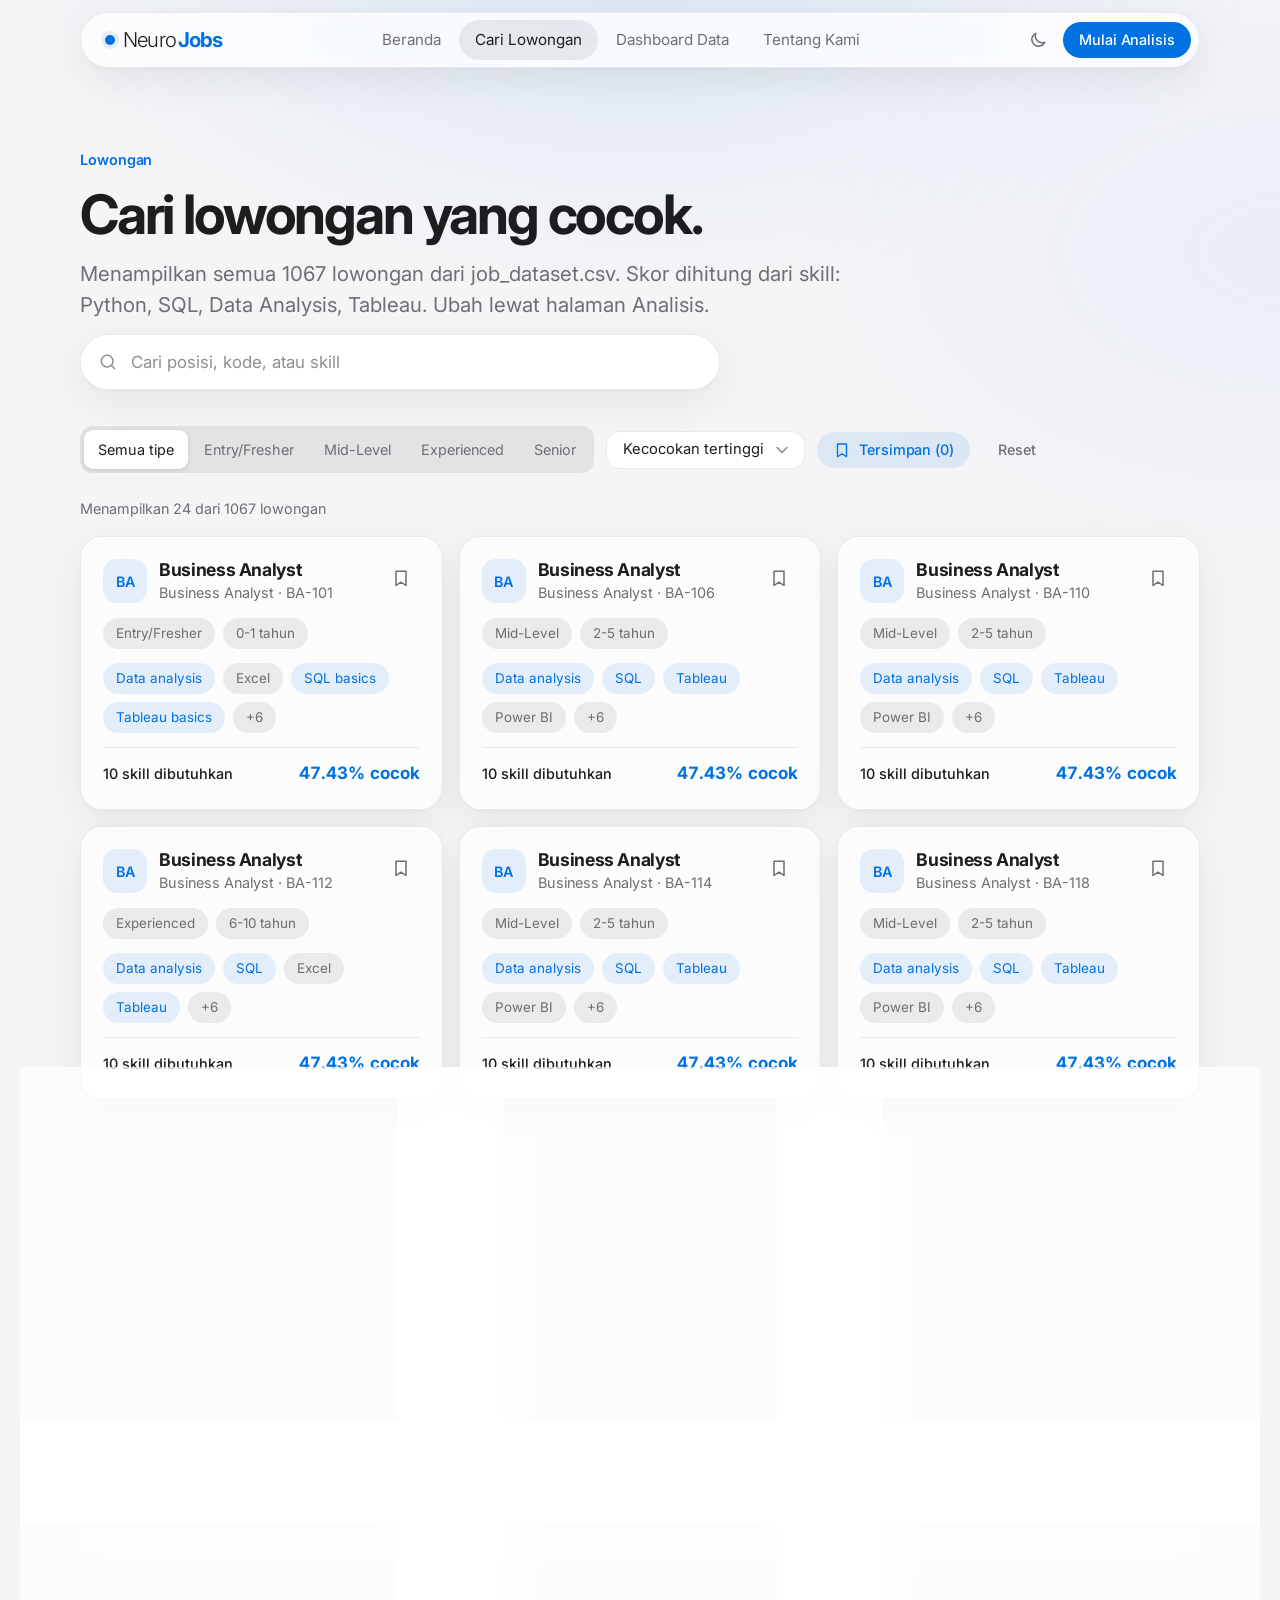
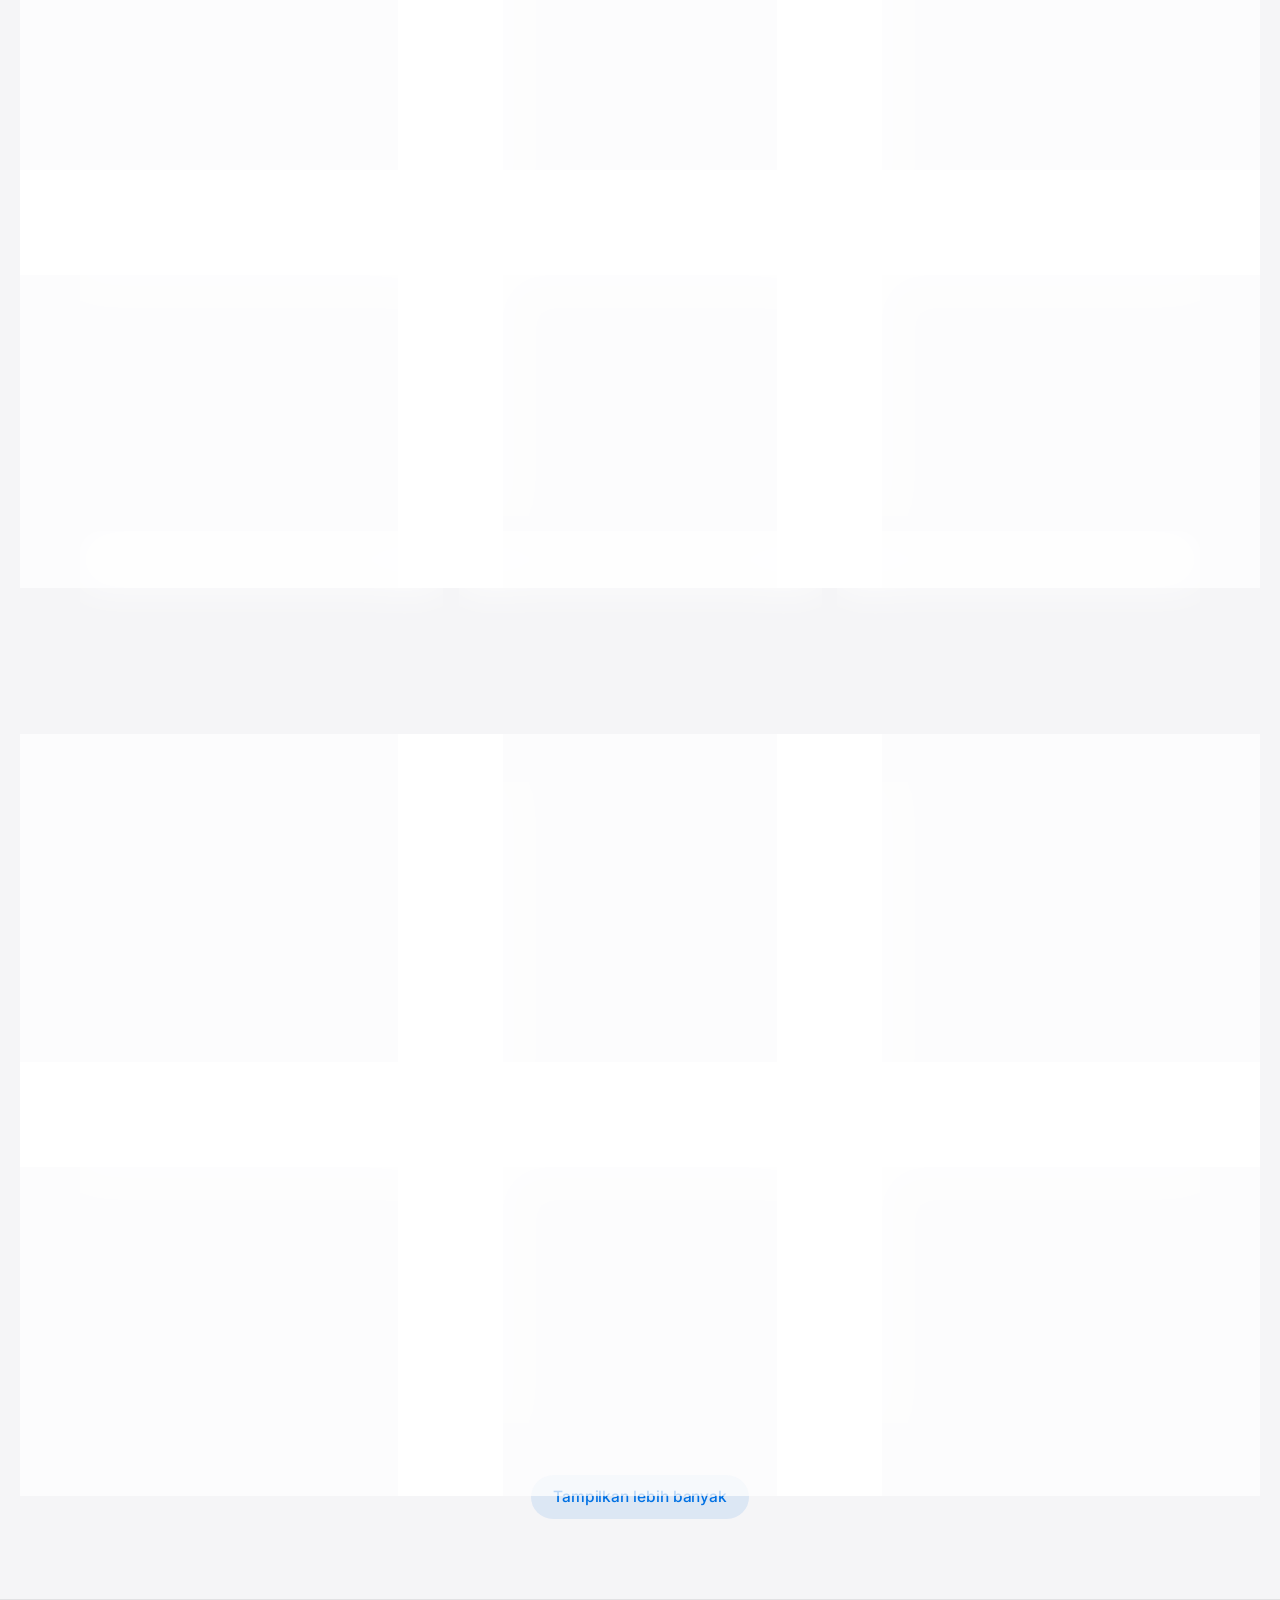
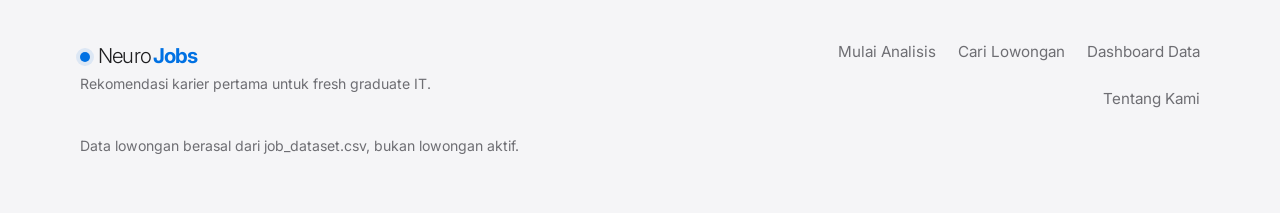
<file: Neurojobsvbenar/Neurojobs/lowongan.html>
<!DOCTYPE html>
<html lang="id">
<head>
  <meta charset="utf-8">
  <meta name="viewport" content="width=device-width, initial-scale=1, viewport-fit=cover">
  <title>Cari Lowongan — NeuroJobs</title>
  <meta name="description" content="Jelajahi semua lowongan dari dataset, saring menurut level pengalaman dan cocokkan dengan skill kamu.">
  <link rel="preconnect" href="https://fonts.googleapis.com">
  <link rel="preconnect" href="https://fonts.gstatic.com" crossorigin>
  <link href="https://fonts.googleapis.com/css2?family=Inter:wght@300;400;500;600;700&display=swap" rel="stylesheet">
  <link rel="stylesheet" href="css/base.css">
  <link rel="stylesheet" href="css/components.css">
  <link rel="stylesheet" href="css/pages.css">
  <script src="js/theme.js"></script>
</head>
<body data-page="jobs">
  <div class="ambient" aria-hidden="true"></div>
  <header id="site-nav"></header>

  <main class="container page">
    <header class="page-head">
      <span class="eyebrow">Lowongan</span>
      <h1>Cari lowongan yang cocok.</h1>
      <p class="lead" id="jobs-lead">Memuat lowongan dari dataset…</p>
      <div class="search reveal">
        <svg class="ic" viewBox="0 0 24 24" fill="none" stroke="currentColor" stroke-width="1.8" stroke-linecap="round" stroke-linejoin="round" aria-hidden="true"><circle cx="11" cy="11" r="7"/><path d="m20 20-3.5-3.5"/></svg>
        <input class="input" id="q" type="search" placeholder="Cari posisi, kode, atau skill" aria-label="Cari lowongan">
      </div>
    </header>

    <div class="job-filters">
      <div class="seg" id="f-type" role="radiogroup" aria-label="Level pengalaman"></div>
      <select class="select select-sm" id="f-sort" aria-label="Urutkan"></select>
      <button class="btn btn-glass btn-sm" id="f-saved" type="button" aria-pressed="false"></button>
      <button class="btn btn-ghost btn-sm" id="f-reset" type="button">Reset</button>
    </div>
    <p class="count" id="count" style="margin-bottom:16px"></p>

    <div class="job-grid" id="grid"></div>
    <div class="empty card" id="empty" hidden>
      <svg class="ic" viewBox="0 0 24 24" fill="none" stroke="currentColor" stroke-width="1.8" stroke-linecap="round" stroke-linejoin="round"><circle cx="11" cy="11" r="7"/><path d="m20 20-3.5-3.5"/></svg>
      <h3>Tidak ada lowongan yang cocok</h3>
      <p>Coba ubah kata kunci atau hapus beberapa filter.</p>
      <button class="btn btn-glass" id="empty-reset" type="button">Reset filter</button>
    </div>
    <div class="more"><button class="btn btn-glass" id="btn-more" type="button" hidden>Tampilkan lebih banyak</button></div>
  </main>

  <footer id="site-footer"></footer>
  <script src="js/data.js"></script>
  <script src="js/engine.js"></script>
  <script src="js/common.js"></script>
  <script src="js/lowongan.js"></script>
</body>
</html>
</file>
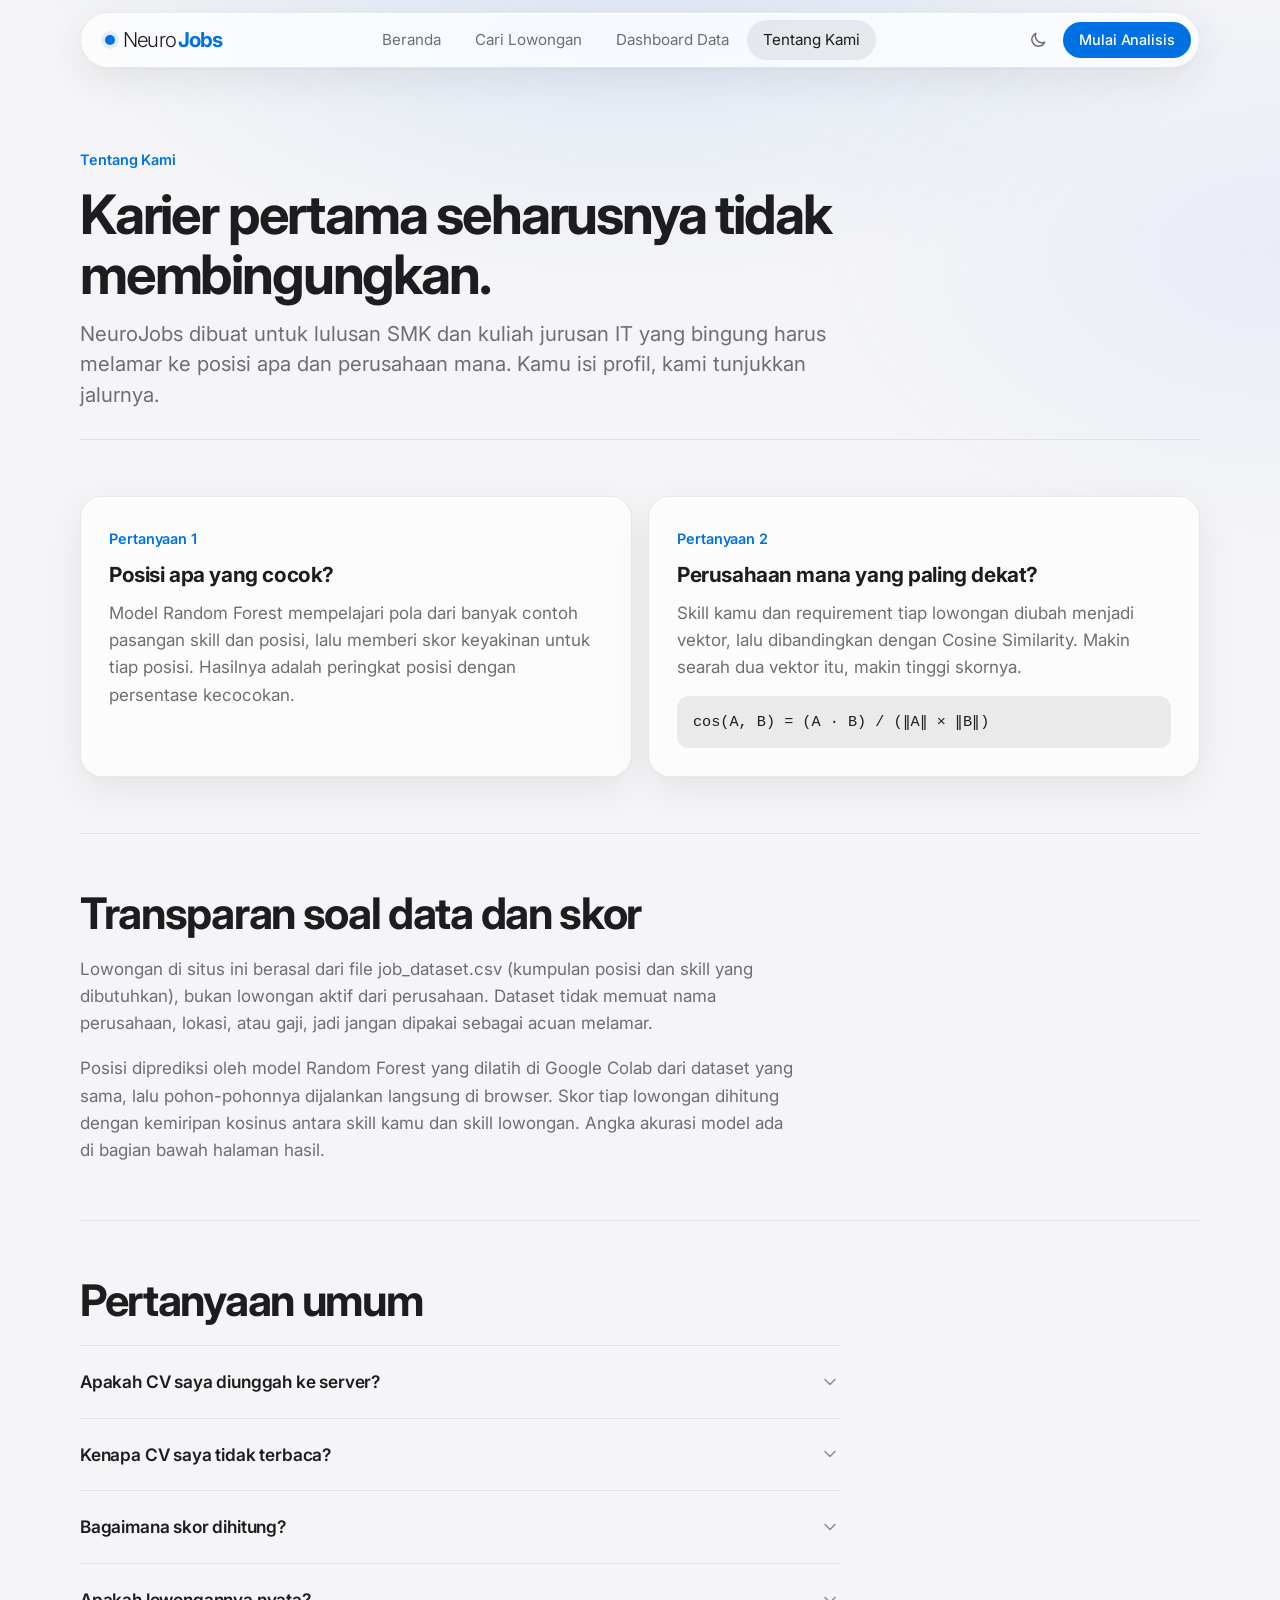
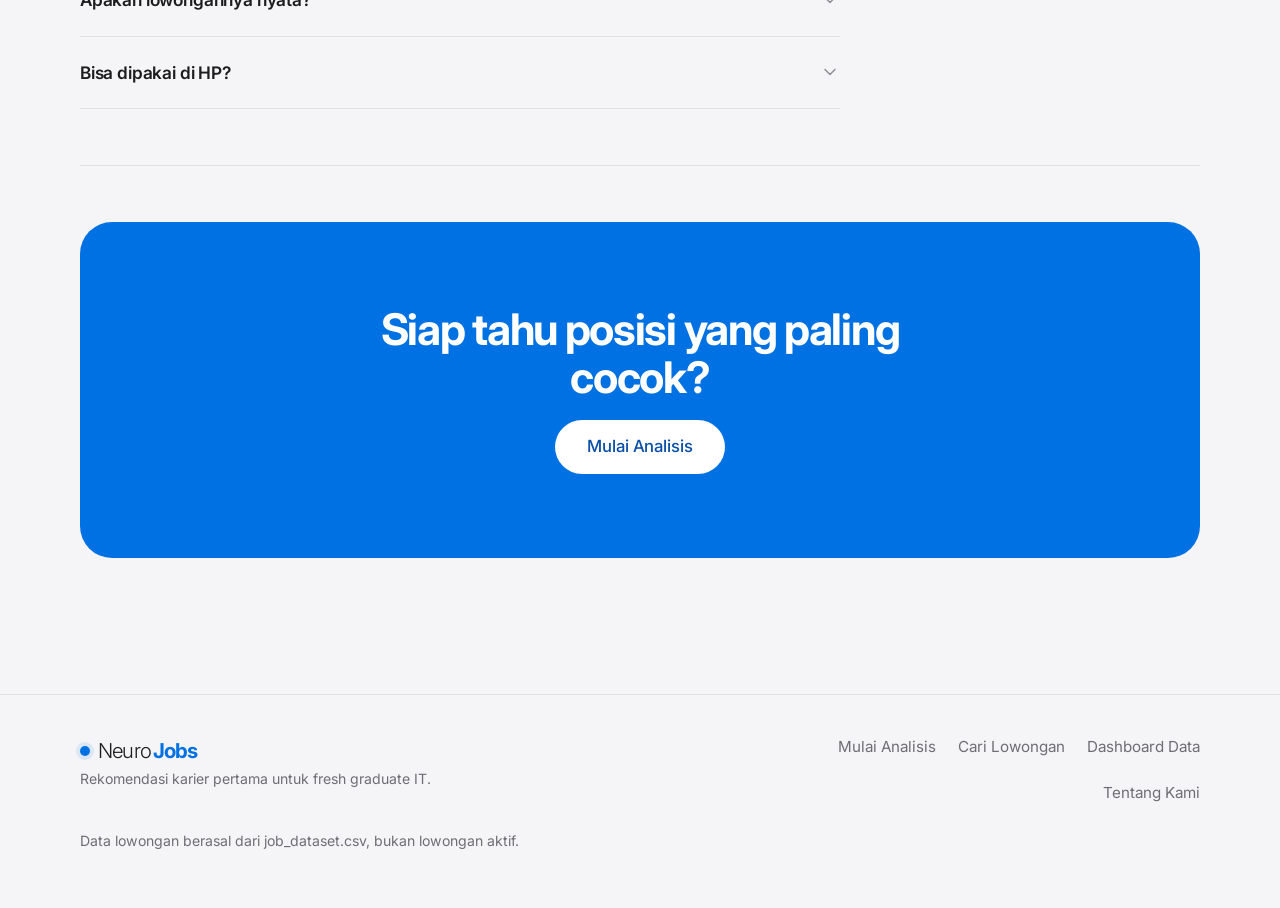
<file: Neurojobsvbenar/Neurojobs/tentang.html>
<!DOCTYPE html>
<html lang="id">
<head>
  <meta charset="utf-8">
  <meta name="viewport" content="width=device-width, initial-scale=1, viewport-fit=cover">
  <title>Tentang Kami — NeuroJobs</title>
  <meta name="description" content="Bagaimana NeuroJobs mencocokkan skill kamu dengan posisi dan perusahaan.">
  <link rel="preconnect" href="https://fonts.googleapis.com">
  <link rel="preconnect" href="https://fonts.gstatic.com" crossorigin>
  <link href="https://fonts.googleapis.com/css2?family=Inter:wght@300;400;500;600;700&display=swap" rel="stylesheet">
  <link rel="stylesheet" href="css/base.css">
  <link rel="stylesheet" href="css/components.css">
  <link rel="stylesheet" href="css/pages.css">
  <script src="js/theme.js"></script>
</head>
<body data-page="about">
  <div class="ambient" aria-hidden="true"></div>
  <header id="site-nav"></header>

  <main class="container page">
    <header class="page-head">
      <span class="eyebrow">Tentang Kami</span>
      <h1>Karier pertama seharusnya tidak membingungkan.</h1>
      <p class="lead">NeuroJobs dibuat untuk lulusan SMK dan kuliah jurusan IT yang bingung harus melamar ke posisi apa dan perusahaan mana. Kamu isi profil, kami tunjukkan jalurnya.</p>
    </header>

    <section class="block">
      <div class="two-col">
        <div class="card reveal">
          <span class="eyebrow">Pertanyaan 1</span>
          <h3 style="margin:10px 0 12px">Posisi apa yang cocok?</h3>
          <p class="muted">Model Random Forest mempelajari pola dari banyak contoh pasangan skill dan posisi, lalu memberi skor keyakinan untuk tiap posisi. Hasilnya adalah peringkat posisi dengan persentase kecocokan.</p>
        </div>
        <div class="card reveal" style="--rd:.1s">
          <span class="eyebrow">Pertanyaan 2</span>
          <h3 style="margin:10px 0 12px">Perusahaan mana yang paling dekat?</h3>
          <p class="muted">Skill kamu dan requirement tiap lowongan diubah menjadi vektor, lalu dibandingkan dengan Cosine Similarity. Makin searah dua vektor itu, makin tinggi skornya.</p>
          <div class="formula" style="margin-top:14px">cos(A, B) = (A · B) / (‖A‖ × ‖B‖)</div>
        </div>
      </div>
    </section>

    <section class="block">
      <div class="prose reveal">
        <h2>Transparan soal data dan skor</h2>
        <p>Lowongan di situs ini berasal dari file job_dataset.csv (kumpulan posisi dan skill yang dibutuhkan), bukan lowongan aktif dari perusahaan. Dataset tidak memuat nama perusahaan, lokasi, atau gaji, jadi jangan dipakai sebagai acuan melamar.</p>
        <p>Posisi diprediksi oleh model Random Forest yang dilatih di Google Colab dari dataset yang sama, lalu pohon-pohonnya dijalankan langsung di browser. Skor tiap lowongan dihitung dengan kemiripan kosinus antara skill kamu dan skill lowongan. Angka akurasi model ada di bagian bawah halaman hasil.</p>
      </div>
    </section>

    <section class="block">
      <div class="section-head reveal" style="margin-bottom:20px">
        <h2>Pertanyaan umum</h2>
      </div>
      <div class="faq" id="faq">
        <div class="faq-item"><button class="faq-q" type="button" aria-expanded="false">Apakah CV saya diunggah ke server?<svg class="ic" viewBox="0 0 24 24" fill="none" stroke="currentColor" stroke-width="1.8" stroke-linecap="round" stroke-linejoin="round"><path d="m6 9 6 6 6-6"/></svg></button><div class="collapse"><div><p class="faq-a">Tidak. File PDF dibaca langsung di browser kamu untuk mencari skill. Yang dikirim ke server saat analisis hanya daftar skill, jurusan, dan pengalaman. Hasil disimpan di perangkatmu sendiri.</p></div></div></div>
        <div class="faq-item"><button class="faq-q" type="button" aria-expanded="false">Kenapa CV saya tidak terbaca?<svg class="ic" viewBox="0 0 24 24" fill="none" stroke="currentColor" stroke-width="1.8" stroke-linecap="round" stroke-linejoin="round"><path d="m6 9 6 6 6-6"/></svg></button><div class="collapse"><div><p class="faq-a">CV hasil scan atau berupa gambar tidak punya teks yang bisa dibaca. Pembaca PDF juga dimuat dari internet, jadi pastikan koneksi aktif. Kalau gagal, kamu tetap bisa mengisi skill secara manual.</p></div></div></div>
        <div class="faq-item"><button class="faq-q" type="button" aria-expanded="false">Bagaimana skor dihitung?<svg class="ic" viewBox="0 0 24 24" fill="none" stroke="currentColor" stroke-width="1.8" stroke-linecap="round" stroke-linejoin="round"><path d="m6 9 6 6 6-6"/></svg></button><div class="collapse"><div><p class="faq-a">Posisi dihitung oleh model Random Forest (100 pohon) dari skill yang kamu isi, dan hasilnya berupa persentase keyakinan. Skor tiap lowongan memakai kemiripan kosinus antara skill kamu dan skill yang diminta lowongan itu.</p></div></div></div>
        <div class="faq-item"><button class="faq-q" type="button" aria-expanded="false">Apakah lowongannya nyata?<svg class="ic" viewBox="0 0 24 24" fill="none" stroke="currentColor" stroke-width="1.8" stroke-linecap="round" stroke-linejoin="round"><path d="m6 9 6 6 6-6"/></svg></button><div class="collapse"><div><p class="faq-a">Belum. Lowongan berasal dari dataset job_dataset.csv, bukan iklan aktif, dan tidak ada nama perusahaan di dalamnya. Tombol &quot;Lamar&quot; hanya membuat draf pesan yang bisa kamu salin.</p></div></div></div>
        <div class="faq-item"><button class="faq-q" type="button" aria-expanded="false">Bisa dipakai di HP?<svg class="ic" viewBox="0 0 24 24" fill="none" stroke="currentColor" stroke-width="1.8" stroke-linecap="round" stroke-linejoin="round"><path d="m6 9 6 6 6-6"/></svg></button><div class="collapse"><div><p class="faq-a">Bisa. Tampilan menyesuaikan layar, dan mode gelap tersedia lewat tombol di pojok kanan atas.</p></div></div></div>
      </div>
    </section>

    <section class="block">
      <div class="cta-band reveal">
        <h2>Siap tahu posisi yang paling cocok?</h2>
        <a class="btn btn-lg" href="analisis.html">Mulai Analisis</a>
      </div>
    </section>
  </main>

  <footer id="site-footer"></footer>
  <script src="js/data.js"></script>
  <script src="js/engine.js"></script>
  <script src="js/common.js"></script>
  <script src="js/tentang.js"></script>
</body>
</html>
</file>
<file: css/base.css>
/* ===== Token, reset, tipografi, animasi dasar ===== */
:root {
  --font: -apple-system, BlinkMacSystemFont, "SF Pro Display", "SF Pro Text", "Inter", "Segoe UI", Roboto, "Helvetica Neue", Arial, sans-serif;

  --bg: #F5F5F7;
  --bg-elev: #FFFFFF;
  --text: #1D1D1F;
  --text-2: #6E6E73;
  --text-3: #8E8E93;
  --line: rgba(0, 0, 0, .08);
  --line-strong: rgba(0, 0, 0, .22);

  --glass: rgba(255, 255, 255, .72);
  --glass-strong: rgba(255, 255, 255, .9);
  --hl: rgba(255, 255, 255, .85);
  --input-bg: rgba(255, 255, 255, .92);
  --fill: rgba(120, 120, 128, .14);

  --blue: #0071E3;
  --blue-hover: #0077ED;
  --blue-soft: rgba(0, 113, 227, .10);

  --shadow: 0 1px 2px rgba(0, 0, 0, .04), 0 12px 40px rgba(0, 0, 0, .07);
  --shadow-lg: 0 2px 6px rgba(0, 0, 0, .05), 0 30px 80px rgba(0, 0, 0, .13);

  --ambient-1: rgba(0, 113, 227, .11);
  --ambient-2: rgba(90, 140, 255, .07);

  --radius: 22px;
  --radius-sm: 14px;
  --ease: cubic-bezier(.2, .8, .2, 1);
  color-scheme: light;
}

:root[data-theme="dark"] {
  --bg: #000000;
  --bg-elev: #1C1C1E;
  --text: #F5F5F7;
  --text-2: #A1A1A6;
  --text-3: #6E6E73;
  --line: rgba(255, 255, 255, .12);
  --line-strong: rgba(255, 255, 255, .28);

  --glass: rgba(28, 28, 30, .66);
  --glass-strong: rgba(28, 28, 30, .9);
  --hl: rgba(255, 255, 255, .07);
  --input-bg: rgba(255, 255, 255, .06);
  --fill: rgba(120, 120, 128, .28);

  --blue: #2997FF;
  --blue-hover: #4AA9FF;
  --blue-soft: rgba(41, 151, 255, .16);

  --shadow: 0 1px 2px rgba(0, 0, 0, .4), 0 12px 40px rgba(0, 0, 0, .45);
  --shadow-lg: 0 2px 6px rgba(0, 0, 0, .5), 0 30px 80px rgba(0, 0, 0, .6);

  --ambient-1: rgba(41, 151, 255, .17);
  --ambient-2: rgba(110, 100, 255, .08);
  color-scheme: dark;
}

*, *::before, *::after { box-sizing: border-box; }
html { -webkit-text-size-adjust: 100%; scroll-behavior: smooth; }
body {
  margin: 0;
  font-family: var(--font);
  font-size: 1.0625rem;
  line-height: 1.6;
  color: var(--text);
  background: var(--bg);
  -webkit-font-smoothing: antialiased;
  -moz-osx-font-smoothing: grayscale;
  overflow-x: hidden;
  transition: background .4s ease, color .4s ease;
}
body.no-scroll { overflow: hidden; }

/* Latar lembut supaya efek kaca punya sesuatu untuk di-blur */
.ambient {
  position: fixed; inset: 0; z-index: -1; pointer-events: none;
  background:
    radial-gradient(900px 520px at 50% -8%, var(--ambient-1), transparent 70%),
    radial-gradient(700px 440px at 100% 28%, var(--ambient-2), transparent 70%);
}

[hidden] { display: none !important; }
img, svg { max-width: 100%; }
a { color: var(--blue); text-decoration: none; }
button, input, select, textarea { font: inherit; color: inherit; }
::selection { background: var(--blue-soft); }

h1, h2, h3, h4 { margin: 0; font-weight: 700; letter-spacing: -.03em; line-height: 1.1; }
h1 { font-size: clamp(2.4rem, 5.6vw, 4.2rem); letter-spacing: -.04em; }
h2 { font-size: clamp(1.8rem, 3.4vw, 2.75rem); }
h3 { font-size: 1.3rem; letter-spacing: -.02em; line-height: 1.25; }
h4 { font-size: 1rem; letter-spacing: -.01em; }
p { margin: 0; }

.container { width: min(1120px, 100% - 40px); margin-inline: auto; }
main { min-height: 70vh; padding-top: 84px; animation: pageIn .6s var(--ease) both; }
.section { padding: clamp(56px, 9vw, 112px) 0; }

.muted { color: var(--text-2); }
.small { font-size: .88rem; }
.sr-only { position: absolute; width: 1px; height: 1px; overflow: hidden; clip: rect(0 0 0 0); white-space: nowrap; }
.eyebrow { font-size: .9rem; font-weight: 600; color: var(--blue); letter-spacing: -.005em; }
.lead { font-size: clamp(1.1rem, 1.6vw, 1.3rem); color: var(--text-2); line-height: 1.5; }

:focus-visible { outline: 3px solid var(--blue-soft); outline-offset: 2px; box-shadow: 0 0 0 1px var(--blue); }

/* ----- reveal saat scroll ----- */
.js .reveal {
  opacity: 0; transform: translateY(24px);
  transition: opacity .8s var(--ease), transform .8s var(--ease);
  transition-delay: var(--rd, 0s);
}
.js .reveal.in { opacity: 1; transform: none; }
.reveal:not(.in) .bar span { animation-play-state: paused; }

@keyframes pageIn { from { opacity: 0; transform: translateY(8px); } to { opacity: 1; transform: none; } }
@keyframes fadeUp { from { opacity: 0; transform: translateY(16px); } to { opacity: 1; transform: none; } }
@keyframes grow { from { transform: scaleX(0); } to { transform: scaleX(1); } }
@keyframes popIn { from { opacity: 0; transform: translateY(10px) scale(.96); } to { opacity: 1; transform: none; } }
@keyframes shake { 0%, 100% { transform: translateX(0); } 20% { transform: translateX(-6px); } 40% { transform: translateX(6px); } 60% { transform: translateX(-4px); } 80% { transform: translateX(4px); } }
@keyframes shimmer { from { background-position: -200% 0; } to { background-position: 200% 0; } }
@keyframes spin { to { transform: rotate(360deg); } }

@media (prefers-reduced-motion: reduce) {
  *, *::before, *::after { animation-duration: .001ms !important; animation-delay: 0s !important; transition-duration: .001ms !important; scroll-behavior: auto !important; }
}
</file>
<file: css/components.css>
/* ===== Komponen: kaca, tombol, nav, form, chip, bar, drawer, toast ===== */

.glass, .card {
  background: var(--glass);
  -webkit-backdrop-filter: saturate(180%) blur(22px);
  backdrop-filter: saturate(180%) blur(22px);
  border: 1px solid var(--line);
  box-shadow: var(--shadow), inset 0 1px 0 var(--hl);
}
.card { border-radius: var(--radius); padding: 28px; }

/* ----- tombol ----- */
.btn {
  display: inline-flex; align-items: center; justify-content: center; gap: 8px;
  height: 44px; padding: 0 22px; border-radius: 999px; border: 0;
  font-size: .97rem; font-weight: 500; letter-spacing: -.005em;
  cursor: pointer; white-space: nowrap; text-decoration: none;
  transition: background .25s ease, transform .2s var(--ease), box-shadow .25s ease, color .25s ease;
}
.btn:active { transform: scale(.97); }
.btn[disabled] { opacity: .5; cursor: not-allowed; }
.btn-primary { background: var(--blue); color: #fff; }
.btn-primary:hover { background: var(--blue-hover); transform: translateY(-1px); box-shadow: 0 8px 24px var(--blue-soft); }
.btn-glass { background: var(--blue-soft); color: var(--blue); }
.btn-glass:hover { background: rgba(0, 113, 227, .16); }
.btn-ghost { background: transparent; color: var(--text-2); }
.btn-ghost:hover { background: var(--fill); color: var(--text); }
.btn-sm { height: 36px; padding: 0 16px; font-size: .9rem; }
.btn-lg { height: 54px; padding: 0 32px; font-size: 1.05rem; }
.btn-block { width: 100%; }
.btn .ic { width: 18px; height: 18px; }

.btn-icon {
  width: 38px; height: 38px; border-radius: 50%; border: 0; background: transparent; color: var(--text-2);
  display: inline-grid; place-items: center; cursor: pointer; flex: none;
  transition: background .2s ease, color .2s ease, transform .2s var(--ease);
}
.btn-icon:hover { background: var(--fill); color: var(--text); }
.btn-icon:active { transform: scale(.92); }
.btn-icon.is-on { color: var(--blue); }
.btn-icon.is-on .ic { fill: currentColor; }
.ic { width: 20px; height: 20px; flex: none; }

/* ----- navigasi ----- */
#site-nav { position: fixed; top: 0; left: 0; right: 0; z-index: 50; padding: 12px 0; pointer-events: none; }
.nav-wrap { width: min(1120px, 100% - 24px); margin-inline: auto; position: relative; pointer-events: auto; }
.nav { display: flex; align-items: center; justify-content: space-between; height: 56px; padding: 0 8px 0 24px; border-radius: 999px; }
.logo { font-size: 1.28rem; font-weight: 300; letter-spacing: -.04em; color: var(--text); display: inline-flex; align-items: center; gap: 8px; }
.logo::before { content: ""; width: 10px; height: 10px; border-radius: 50%; background: var(--blue); box-shadow: 0 0 0 4px var(--blue-soft); }
.logo b { font-weight: 700; color: var(--blue); margin-left: -6px; }
.nav-links { display: flex; gap: 2px; }
.nav-links a, .nav-sheet a:not(.btn) { padding: 8px 16px; border-radius: 999px; color: var(--text-2); font-size: .95rem; transition: color .2s ease, background .2s ease; }
.nav-links a:hover { color: var(--text); background: var(--fill); }
.nav-links a.active { color: var(--text); background: var(--fill); }
.nav-actions { display: flex; align-items: center; gap: 6px; }
.nav-burger { display: none; }
.nav-sheet { display: none; position: absolute; top: 64px; left: 0; right: 0; border-radius: 26px; padding: 12px; flex-direction: column; gap: 4px; }
.nav-sheet a:not(.btn) { padding: 12px 16px; color: var(--text); font-size: 1.05rem; }
.nav-sheet .btn { margin-top: 6px; }

@media (max-width: 820px) {
  .nav-links, .nav-cta { display: none; }
  .nav-burger { display: inline-grid; }
  .nav-sheet.open { display: flex; animation: popIn .3s var(--ease); }
}

/* ----- footer ----- */
#site-footer { border-top: 1px solid var(--line); margin-top: 40px; padding: 40px 0 56px; }
.foot { display: grid; grid-template-columns: 1.3fr 1fr; gap: 24px 40px; }
.foot-links { display: flex; gap: 22px; flex-wrap: wrap; align-items: flex-start; justify-content: flex-end; }
.foot-links a { color: var(--text-2); font-size: .95rem; }
.foot-links a:hover { color: var(--text); }
.foot-note { grid-column: 1 / -1; }
@media (max-width: 700px) { .foot { grid-template-columns: 1fr; } .foot-links { justify-content: flex-start; } }

/* ----- chip & tag ----- */
.chips { display: flex; flex-wrap: wrap; gap: 8px; }
.chip {
  display: inline-flex; align-items: center; gap: 6px; padding: 5px 12px; border-radius: 999px;
  font-size: .84rem; line-height: 1.4; background: var(--fill); color: var(--text-2); border: 1px solid transparent;
}
.chip .ic { width: 14px; height: 14px; }
.chip-blue { background: var(--blue-soft); color: var(--blue); }
.chip-miss { background: transparent; border: 1px dashed var(--line-strong); color: var(--text-3); }
button.chip { cursor: pointer; font-family: inherit; transition: background .2s ease, color .2s ease, border-color .2s ease, transform .2s var(--ease); }
button.chip:hover { background: var(--blue-soft); color: var(--blue); }
button.chip:active { transform: scale(.95); }
button.chip.on { background: var(--blue); color: #fff; }

/* ----- bar skor ----- */
.bar { height: 6px; border-radius: 99px; background: var(--fill); overflow: hidden; }
.bar span {
  display: block; height: 100%; border-radius: inherit; background: var(--blue);
  width: var(--w, 0%); transform-origin: left;
  transition: width .5s var(--ease);
  animation: grow 1.1s var(--ease) both; animation-delay: var(--d, 0s);
}
.num { font-size: 2.6rem; font-weight: 700; letter-spacing: -.04em; line-height: 1; font-variant-numeric: tabular-nums; }
.num small { font-size: .45em; color: var(--text-3); margin-left: 2px; font-weight: 600; }
.qual { font-size: .85rem; font-weight: 500; color: var(--blue); }

/* ----- form ----- */
.field { display: grid; gap: 8px; position: relative; }
.field + .field { margin-top: 26px; }
.label, .field > label { font-size: .86rem; font-weight: 500; color: var(--text-2); }
.input, .select, .tagbox {
  width: 100%; border-radius: var(--radius-sm); border: 1px solid var(--line); background: var(--input-bg);
  color: var(--text); font-size: 1rem; outline: none;
  transition: border-color .2s ease, box-shadow .2s ease, background .2s ease;
}
.input, .select { height: 48px; padding: 0 16px; }
.select {
  appearance: none; -webkit-appearance: none; padding-right: 40px; cursor: pointer;
  background-image: url("data:image/svg+xml;utf8,<svg xmlns='http://www.w3.org/2000/svg' width='12' height='8' viewBox='0 0 12 8'><path d='M1 1.5 6 6.5l5-5' fill='none' stroke='%238E8E93' stroke-width='1.6' stroke-linecap='round' stroke-linejoin='round'/></svg>");
  background-repeat: no-repeat; background-position: right 16px center;
}
.select option { color: #1D1D1F; }
.select-sm { height: 38px; font-size: .92rem; width: auto; }
.textarea { height: auto; padding: 14px 16px; resize: vertical; line-height: 1.55; }
.input:focus, .select:focus, .tagbox:focus-within { border-color: var(--blue); box-shadow: 0 0 0 4px var(--blue-soft); }
.input::placeholder { color: var(--text-3); }
.field-error { font-size: .85rem; color: #D70015; }
:root[data-theme="dark"] .field-error { color: #FF6961; }
.field.has-error .input, .field.has-error .select, .field.has-error .tagbox, .field.has-error .seg { border-color: #D70015; animation: shake .4s ease; }
input[type="range"] { accent-color: var(--blue); width: 100%; }

.seg { display: inline-flex; flex-wrap: wrap; gap: 2px; padding: 3px; border-radius: 12px; background: var(--fill); border: 1px solid transparent; }
.seg button { border: 0; background: transparent; padding: 8px 14px; border-radius: 9px; font-size: .9rem; color: var(--text-2); cursor: pointer; transition: background .2s ease, color .2s ease, box-shadow .2s ease; }
.seg button:hover { color: var(--text); }
.seg button[aria-checked="true"], .seg button.on { background: var(--bg-elev); color: var(--text); box-shadow: 0 1px 4px rgba(0, 0, 0, .14); }

.tagbox-wrap { position: relative; }
.tagbox { display: flex; flex-wrap: wrap; align-items: center; gap: 8px; padding: 8px; min-height: 52px; cursor: text; }
.tag { display: inline-flex; align-items: center; gap: 6px; padding: 6px 8px 6px 12px; border-radius: 999px; font-size: .88rem; background: var(--blue-soft); color: var(--blue); animation: popIn .25s var(--ease); }
.tag button { display: grid; place-items: center; width: 18px; height: 18px; border: 0; border-radius: 50%; background: transparent; color: inherit; cursor: pointer; padding: 0; }
.tag button:hover { background: rgba(0, 113, 227, .2); }
.tag button .ic { width: 12px; height: 12px; }
.tag-input { flex: 1; min-width: 140px; border: 0; outline: 0; background: transparent; padding: 6px 8px; font-size: .97rem; }
.suggest { position: absolute; top: calc(100% + 8px); left: 0; right: 0; z-index: 20; border-radius: 16px; padding: 6px; margin: 0; list-style: none; box-shadow: var(--shadow-lg); animation: popIn .2s var(--ease); background: var(--glass-strong); }
.suggest li { display: flex; justify-content: space-between; gap: 12px; padding: 10px 12px; border-radius: 10px; cursor: pointer; font-size: .95rem; }
.suggest li small { color: var(--text-3); }
.suggest li:hover, .suggest li.active { background: var(--blue-soft); color: var(--blue); }

/* ----- accordion halus ----- */
.collapse { display: grid; grid-template-rows: 0fr; transition: grid-template-rows .4s var(--ease); }
.collapse.open { grid-template-rows: 1fr; }
.collapse > div { overflow: hidden; min-height: 0; }
.why-toggle { display: inline-flex; align-items: center; gap: 4px; margin-top: 14px; padding: 0; border: 0; background: none; color: var(--blue); font-size: .9rem; font-weight: 500; cursor: pointer; }
.why-toggle .ic { width: 16px; height: 16px; transition: transform .3s var(--ease); }
.why-toggle[aria-expanded="true"] .ic { transform: rotate(180deg); }
.why-toggle:hover { text-decoration: underline; text-underline-offset: 3px; }
.checklist { list-style: none; margin: 14px 0 6px; padding: 0; display: grid; gap: 10px; }
.checklist li { display: flex; gap: 10px; align-items: flex-start; font-size: .95rem; color: var(--text-2); line-height: 1.5; }
.checklist .ic { width: 18px; height: 18px; margin-top: 2px; }
.checklist li.ok .ic { color: var(--blue); }
.checklist li.no .ic { color: var(--text-3); }

.avatar { width: 44px; height: 44px; border-radius: 14px; display: grid; place-items: center; flex: none; font-weight: 600; font-size: .9rem; background: var(--blue-soft); color: var(--blue); }

/* ----- drawer ----- */
.backdrop { position: fixed; inset: 0; z-index: 90; background: rgba(0, 0, 0, .32); -webkit-backdrop-filter: blur(6px); backdrop-filter: blur(6px); opacity: 0; transition: opacity .35s ease; }
.backdrop.open { opacity: 1; }
.drawer {
  position: fixed; z-index: 100; top: 12px; right: 12px; bottom: 12px; width: min(520px, calc(100% - 24px));
  border-radius: 26px; display: flex; flex-direction: column; overflow: hidden;
  background: var(--glass-strong); box-shadow: var(--shadow-lg);
  transform: translateX(112%); transition: transform .5s var(--ease);
}
.drawer.open { transform: none; }
.dr-head { display: flex; justify-content: space-between; align-items: flex-start; gap: 16px; padding: 24px 24px 16px; }
.dr-id { display: flex; gap: 14px; align-items: center; }
.dr-id h2 { font-size: 1.4rem; line-height: 1.2; }
.dr-body { flex: 1; overflow-y: auto; padding: 0 24px 24px; display: grid; gap: 22px; align-content: start; }
.dr-sec { display: grid; gap: 10px; }
.dr-sec h4 { color: var(--text); }
.dr-score { display: grid; gap: 12px; }
.score-line { display: flex; align-items: baseline; gap: 12px; }
.bullets { margin: 0; padding-left: 20px; color: var(--text-2); display: grid; gap: 4px; font-size: .95rem; }
.dr-foot { display: flex; gap: 10px; padding: 16px 24px 24px; border-top: 1px solid var(--line); }
.dr-foot .btn-primary { flex: 1; }

/* ----- toast ----- */
#toast-root { position: fixed; left: 50%; bottom: 28px; transform: translateX(-50%); z-index: 200; display: grid; gap: 8px; justify-items: center; pointer-events: none; width: max-content; max-width: calc(100% - 32px); }
.toast { padding: 12px 22px; border-radius: 999px; font-size: .93rem; background: var(--glass-strong); animation: popIn .4s var(--ease); transition: opacity .3s ease, transform .3s ease; }
.toast.out { opacity: 0; transform: translateY(8px); }

/* ----- empty state ----- */
.empty { text-align: center; padding: clamp(40px, 8vw, 80px) 24px; display: grid; gap: 14px; justify-items: center; }
.empty .ic { width: 36px; height: 36px; color: var(--text-3); }
.empty p { max-width: 42ch; color: var(--text-2); }
</file>
<file: css/pages.css>
/* ===== Layout per halaman ===== */

.page { padding-bottom: 40px; }
.page-head { padding: clamp(32px, 6vw, 64px) 0 28px; display: grid; gap: 14px; }
.page-head h1 { font-size: clamp(2.2rem, 4.6vw, 3.4rem); }
.page-head .lead { max-width: 60ch; }

/* ----- Beranda ----- */
.hero { text-align: center; padding: clamp(40px, 7vw, 88px) 0 24px; }
.pill { display: inline-flex; align-items: center; gap: 8px; padding: 7px 16px; border-radius: 999px; font-size: .88rem; color: var(--text-2); }
.hero h1 { max-width: 18ch; margin: 22px auto 0; }
.hero .lead { max-width: 56ch; margin: 22px auto 0; }
.hero-cta { display: flex; gap: 12px; justify-content: center; flex-wrap: wrap; margin-top: 34px; }

.demo { margin: 64px auto 0; max-width: 980px; border-radius: 30px; text-align: left; box-shadow: var(--shadow-lg), inset 0 1px 0 var(--hl); overflow: hidden; }
.demo-bar { display: flex; align-items: center; gap: 14px; padding: 14px 20px; border-bottom: 1px solid var(--line); }
.dots { display: inline-flex; gap: 7px; }
.dots i { width: 11px; height: 11px; border-radius: 50%; background: var(--fill); }
.demo-title { font-size: .85rem; color: var(--text-3); }
.demo-body { display: grid; grid-template-columns: 1fr 1.25fr; }
.demo-left, .demo-right { padding: 28px; display: grid; gap: 14px; align-content: start; }
.demo-left { border-right: 1px solid var(--line); }
.demo-left .label, .demo-right .label { text-transform: none; }
.demo-role { display: grid; grid-template-columns: 1fr auto; gap: 6px 14px; align-items: center; padding: 10px 0; }
.demo-role + .demo-role { border-top: 1px solid var(--line); }
.demo-role strong { font-weight: 600; font-size: .98rem; }
.demo-role .pct { font-weight: 600; font-variant-numeric: tabular-nums; }
.demo-role .bar { grid-column: 1 / -1; }
.demo-job { display: flex; align-items: center; gap: 12px; padding: 10px 0; }
.demo-job + .demo-job, .demo-right .label + .demo-job { border-top: 1px solid var(--line); }
.demo-job .avatar { width: 38px; height: 38px; border-radius: 12px; font-size: .8rem; }
.demo-job div { flex: 1; min-width: 0; }
.demo-job strong { display: block; font-size: .95rem; font-weight: 600; white-space: nowrap; overflow: hidden; text-overflow: ellipsis; }
.demo-job span.sub { font-size: .84rem; color: var(--text-2); }
.demo-job .pct { font-weight: 600; color: var(--blue); font-variant-numeric: tabular-nums; }
.demo-note { font-size: .88rem; color: var(--text-2); }

.stats { display: grid; grid-template-columns: repeat(3, 1fr); border-top: 1px solid var(--line); border-bottom: 1px solid var(--line); }
.stat { padding: clamp(32px, 5vw, 56px) 24px; text-align: left; }
.stat + .stat { border-left: 1px solid var(--line); }
.stat .big { font-size: clamp(2.6rem, 5.4vw, 4.2rem); font-weight: 700; letter-spacing: -.05em; line-height: 1; font-variant-numeric: tabular-nums; }
.stat .big em { font-style: normal; color: var(--blue); }
.stat p { margin-top: 10px; color: var(--text-2); font-size: .98rem; max-width: 24ch; }

.section-head { max-width: 640px; margin-bottom: 44px; display: grid; gap: 14px; }

.steps { display: grid; grid-template-columns: repeat(3, 1fr); gap: 16px; }
.step { display: grid; gap: 14px; align-content: start; }
.step .n { font-size: .9rem; font-weight: 600; color: var(--blue); }
.step p { color: var(--text-2); font-size: .98rem; }

.bento { display: grid; grid-template-columns: repeat(6, 1fr); gap: 16px; }
.b-lg { grid-column: span 3; }
.b-md { grid-column: span 2; }
.feature { display: grid; gap: 12px; align-content: start; min-height: 220px; transition: transform .4s var(--ease), box-shadow .4s ease; }
.feature:hover { transform: translateY(-4px); box-shadow: var(--shadow-lg), inset 0 1px 0 var(--hl); }
.feature .ic { width: 26px; height: 26px; color: var(--blue); }
.feature p { color: var(--text-2); font-size: .98rem; }

.cta-band { border-radius: 32px; padding: clamp(40px, 7vw, 84px) 24px; text-align: center; background: var(--blue); color: #fff; display: grid; gap: 18px; justify-items: center; }
.cta-band h2 { max-width: 20ch; }
.cta-band p { color: rgba(255, 255, 255, .85); max-width: 46ch; }
.cta-band .btn { background: #fff; color: #0A4FA8; }
.cta-band .btn:hover { background: #F2F7FF; box-shadow: 0 10px 30px rgba(0, 0, 0, .2); }

/* ----- Analisis ----- */
.split { display: grid; grid-template-columns: minmax(0, 1fr) 360px; gap: 28px; align-items: start; padding-bottom: 72px; }
.sticky { position: sticky; top: 92px; display: grid; gap: 16px; }
.form { padding: clamp(24px, 3.5vw, 40px); }
.pref-row { display: flex; gap: 12px; flex-wrap: wrap; align-items: center; }
.pref-row .select { flex: 1; min-width: 160px; width: auto; }
.dropzone {
  display: grid; justify-items: center; gap: 8px; padding: 28px 20px; text-align: center; cursor: pointer;
  border: 1.5px dashed var(--line-strong); border-radius: var(--radius-sm); color: var(--text-2); font-size: .95rem;
  transition: border-color .25s ease, background .25s ease, color .25s ease;
}
.dropzone .ic { width: 26px; height: 26px; }
.dropzone:hover, .dropzone.drag { border-color: var(--blue); background: var(--blue-soft); color: var(--blue); }
.dropzone.has-file { border-style: solid; color: var(--text); }
.dropzone strong { font-weight: 600; }
#btn-analyze { margin-top: 32px; }

.preview-head { display: flex; justify-content: space-between; align-items: center; gap: 12px; margin-bottom: 14px; }
.preview .bar { margin-bottom: 18px; }
.kv { margin: 0 0 18px; display: grid; }
.kv > div { display: flex; justify-content: space-between; gap: 16px; padding: 10px 0; border-bottom: 1px solid var(--line); font-size: .93rem; }
.kv dt { color: var(--text-2); }
.kv dd { margin: 0; font-weight: 500; text-align: right; }
.preview .label { margin-bottom: 8px; display: block; }
.estimate { margin-top: 20px; padding-top: 18px; border-top: 1px solid var(--line); }
.est-row { display: grid; grid-template-columns: 1fr auto; gap: 4px 12px; padding: 7px 0; font-size: .92rem; }
.est-row .bar { grid-column: 1 / -1; height: 4px; }
.est-row b { font-variant-numeric: tabular-nums; }

.history { list-style: none; margin: 0; padding: 0; display: grid; }
.history li { display: flex; justify-content: space-between; align-items: center; gap: 10px; padding: 12px 0; border-top: 1px solid var(--line); }
.history li:first-child { border-top: 0; }
.history .meta { min-width: 0; }
.history .meta strong { display: block; font-size: .93rem; font-weight: 600; white-space: nowrap; overflow: hidden; text-overflow: ellipsis; }
.history .meta span { font-size: .8rem; color: var(--text-2); }
.history .acts { display: flex; gap: 6px; flex: none; }

.overlay { position: fixed; inset: 0; z-index: 120; display: grid; place-items: center; padding: 24px; background: var(--glass-strong); -webkit-backdrop-filter: blur(30px); backdrop-filter: blur(30px); opacity: 0; pointer-events: none; transition: opacity .4s ease; }
.overlay.open { opacity: 1; pointer-events: auto; }
.overlay-box { width: min(420px, 100%); display: grid; gap: 22px; text-align: left; }
.overlay-box h2 { font-size: 1.8rem; }
.steps-list { list-style: none; margin: 0; padding: 0; display: grid; gap: 14px; }
.steps-list li { display: flex; align-items: center; gap: 12px; color: var(--text-3); font-size: 1rem; transition: color .3s ease; }
.steps-list li .dot { width: 22px; height: 22px; border-radius: 50%; border: 1.5px solid var(--line-strong); display: grid; place-items: center; transition: all .3s ease; }
.steps-list li .dot .ic { width: 13px; height: 13px; opacity: 0; color: #fff; }
.steps-list li.active { color: var(--text); }
.steps-list li.active .dot { border-color: var(--blue); border-top-color: transparent; animation: spin .8s linear infinite; }
.steps-list li.done { color: var(--text-2); }
.steps-list li.done .dot { background: var(--blue); border-color: var(--blue); animation: none; }
.steps-list li.done .dot .ic { opacity: 1; }

/* ----- Hasil ----- */
.result-head .chips { margin-top: 4px; }
.toolbar { display: flex; flex-wrap: wrap; gap: 8px; align-items: center; margin-top: 8px; }
.block { padding: clamp(32px, 5vw, 56px) 0; border-top: 1px solid var(--line); }
.block-head { display: flex; justify-content: space-between; align-items: flex-end; gap: 16px; flex-wrap: wrap; margin-bottom: 24px; }
.block-head h2 { font-size: clamp(1.6rem, 3vw, 2.2rem); }

.role { margin-bottom: 14px; padding: 24px 28px; transition: transform .3s var(--ease), box-shadow .3s ease; }
.role:hover { transform: translateY(-2px); }
.role-main { display: flex; align-items: center; gap: 18px; margin-bottom: 18px; }
.rank { width: 30px; height: 30px; border-radius: 50%; display: grid; place-items: center; font-size: .85rem; font-weight: 600; background: var(--fill); color: var(--text-2); flex: none; }
.role-top .rank { background: var(--blue); color: #fff; }
.role-info { flex: 1; min-width: 0; display: grid; gap: 4px; }
.role-top h3 { font-size: 1.6rem; }
.score { text-align: right; display: grid; gap: 4px; justify-items: end; }
.role-top .num { font-size: 3.4rem; }
.role .chips { margin-top: 14px; }

.gap-grid { display: grid; grid-template-columns: repeat(3, 1fr); gap: 14px; }
.gap-card { display: grid; gap: 10px; align-content: start; padding: 22px; }
.gap-card .top { display: flex; justify-content: space-between; align-items: baseline; gap: 10px; }
.gap-card h3 { font-size: 1.1rem; }
.gap-card .cat { font-size: .78rem; color: var(--text-3); }
.gap-card p { font-size: .92rem; color: var(--text-2); }
.gap-card .need { font-size: .82rem; color: var(--blue); font-weight: 500; }

.filters { display: grid; gap: 14px; margin-bottom: 18px; }
.filter-row { display: flex; flex-wrap: wrap; gap: 12px; align-items: center; }
.filter-row .input { max-width: 300px; height: 42px; }
.range-wrap { display: flex; align-items: center; gap: 10px; font-size: .88rem; color: var(--text-2); }
.range-wrap input { width: 130px; }
.count { font-size: .9rem; color: var(--text-2); }

.co-list { list-style: none; margin: 0; padding: 0; }
.co-row { display: grid; grid-template-columns: minmax(0, 2.2fr) minmax(0, 1.3fr) 130px auto; gap: 12px 20px; align-items: center; padding: 20px 0; border-top: 1px solid var(--line); animation: fadeUp .5s var(--ease) both; animation-delay: var(--rd, 0s); }
.co-row:last-child { border-bottom: 1px solid var(--line); }
.co-main { display: flex; gap: 14px; align-items: center; min-width: 0; }
.co-main strong { display: flex; align-items: center; gap: 8px; font-weight: 600; flex-wrap: wrap; }
.co-main .sub { color: var(--text-2); font-size: .92rem; display: block; }
.co-meta { color: var(--text-2); font-size: .88rem; display: flex; flex-wrap: wrap; gap: 4px 12px; }
.co-meta span { display: inline-flex; align-items: center; gap: 4px; }
.co-meta .ic { width: 14px; height: 14px; }
.co-score { display: grid; gap: 6px; }
.co-score b { font-size: 1.25rem; font-weight: 700; letter-spacing: -.03em; font-variant-numeric: tabular-nums; }
.co-actions { display: flex; align-items: center; gap: 6px; justify-content: flex-end; }
.co-why { grid-column: 1 / -1; margin-top: -6px; }
.co-why .why-toggle { margin-top: 0; }
.more { display: flex; justify-content: center; margin-top: 28px; }
.footnote { margin-top: 32px; font-size: .85rem; color: var(--text-3); display: flex; gap: 8px; align-items: flex-start; }
.footnote .ic { width: 16px; height: 16px; margin-top: 3px; }

/* ----- Lowongan ----- */
.search { position: relative; max-width: 640px; }
.search .ic { position: absolute; left: 18px; top: 50%; transform: translateY(-50%); color: var(--text-3); }
.search .input { height: 56px; padding-left: 50px; border-radius: 999px; font-size: 1.05rem; box-shadow: var(--shadow); }
.job-filters { display: flex; flex-wrap: wrap; gap: 12px; align-items: center; padding: 8px 0 24px; }
.job-grid { display: grid; grid-template-columns: repeat(3, 1fr); gap: 16px; padding-bottom: 24px; }
.job-card { display: grid; gap: 14px; align-content: start; padding: 22px; cursor: pointer; transition: transform .4s var(--ease), box-shadow .4s ease; }
.job-card:hover { transform: translateY(-4px); box-shadow: var(--shadow-lg), inset 0 1px 0 var(--hl); }
.job-top { display: flex; gap: 12px; align-items: flex-start; }
.job-top .t { flex: 1; min-width: 0; }
.job-top h3 { font-size: 1.1rem; }
.job-top .muted { font-size: .9rem; }
.job-bottom { display: flex; justify-content: space-between; align-items: center; gap: 10px; padding-top: 12px; border-top: 1px solid var(--line); }
.job-bottom .salary { font-size: .9rem; font-weight: 500; }
.job-bottom .match { font-weight: 700; color: var(--blue); font-variant-numeric: tabular-nums; }
.job-bottom .hint { font-size: .8rem; color: var(--text-3); }

/* ----- Tentang ----- */
.prose { max-width: 720px; display: grid; gap: 18px; }
.prose p { color: var(--text-2); }
.two-col { display: grid; grid-template-columns: 1fr 1fr; gap: 16px; }
.formula { font-family: ui-monospace, SFMono-Regular, Menlo, Consolas, monospace; font-size: .95rem; padding: 14px 16px; border-radius: 12px; background: var(--fill); color: var(--text); overflow-x: auto; }
.faq { display: grid; max-width: 760px; }
.faq-item { border-top: 1px solid var(--line); }
.faq-item:last-child { border-bottom: 1px solid var(--line); }
.faq-q { width: 100%; display: flex; justify-content: space-between; align-items: center; gap: 16px; padding: 22px 0; border: 0; background: none; cursor: pointer; text-align: left; font-size: 1.08rem; font-weight: 600; letter-spacing: -.01em; }
.faq-q .ic { transition: transform .3s var(--ease); color: var(--text-3); }
.faq-q[aria-expanded="true"] .ic { transform: rotate(180deg); }
.faq-a { padding: 0 0 22px; color: var(--text-2); font-size: 1rem; }

/* ----- Responsif ----- */
@media (max-width: 960px) {
  .split { grid-template-columns: 1fr; }
  .sticky { position: static; }
  .job-grid, .gap-grid { grid-template-columns: repeat(2, 1fr); }
  .bento .b-lg, .bento .b-md { grid-column: span 6; }
  .co-row { grid-template-columns: minmax(0, 1fr) 120px; }
  .co-meta { grid-column: 1 / -1; order: 3; }
  .co-actions { grid-column: 1 / -1; justify-content: flex-start; order: 4; }
}
@media (max-width: 720px) {
  .demo-body { grid-template-columns: 1fr; }
  .demo-left { border-right: 0; border-bottom: 1px solid var(--line); }
  .stats { grid-template-columns: 1fr; }
  .stat + .stat { border-left: 0; border-top: 1px solid var(--line); }
  .steps, .two-col, .job-grid, .gap-grid { grid-template-columns: 1fr; }
  .role-main { flex-wrap: wrap; }
  .role-top .num { font-size: 2.6rem; }
  .btn-lg { width: 100%; }
  .hero-cta { flex-direction: column; }
}

/* ----- Cetak / simpan PDF ----- */
@media print {
  #site-nav, #site-footer, .ambient, .toolbar, .filters, .more, .why-toggle, .co-actions, .btn, .btn-icon, #toast-root, .drawer, .backdrop { display: none !important; }
  body, .glass, .card { background: #fff !important; color: #000 !important; box-shadow: none !important; -webkit-backdrop-filter: none; backdrop-filter: none; }
  main { padding-top: 0; animation: none; }
  .collapse { grid-template-rows: 1fr !important; }
  .reveal { opacity: 1 !important; transform: none !important; }
  .role, .co-row { break-inside: avoid; }
}
</file>
<file: Neurojobsvbenar/Neurojobs/css/base.css>
/* ===== Token, reset, tipografi, animasi dasar ===== */
:root {
  --font: -apple-system, BlinkMacSystemFont, "SF Pro Display", "SF Pro Text", "Inter", "Segoe UI", Roboto, "Helvetica Neue", Arial, sans-serif;

  --bg: #F5F5F7;
  --bg-elev: #FFFFFF;
  --text: #1D1D1F;
  --text-2: #6E6E73;
  --text-3: #8E8E93;
  --line: rgba(0, 0, 0, .08);
  --line-strong: rgba(0, 0, 0, .22);

  --glass: rgba(255, 255, 255, .72);
  --glass-strong: rgba(255, 255, 255, .9);
  --hl: rgba(255, 255, 255, .85);
  --input-bg: rgba(255, 255, 255, .92);
  --fill: rgba(120, 120, 128, .14);

  --blue: #0071E3;
  --blue-hover: #0077ED;
  --blue-soft: rgba(0, 113, 227, .10);

  --shadow: 0 1px 2px rgba(0, 0, 0, .04), 0 12px 40px rgba(0, 0, 0, .07);
  --shadow-lg: 0 2px 6px rgba(0, 0, 0, .05), 0 30px 80px rgba(0, 0, 0, .13);

  --ambient-1: rgba(0, 113, 227, .11);
  --ambient-2: rgba(90, 140, 255, .07);

  --radius: 22px;
  --radius-sm: 14px;
  --ease: cubic-bezier(.2, .8, .2, 1);
  color-scheme: light;
}

:root[data-theme="dark"] {
  --bg: #000000;
  --bg-elev: #1C1C1E;
  --text: #F5F5F7;
  --text-2: #A1A1A6;
  --text-3: #6E6E73;
  --line: rgba(255, 255, 255, .12);
  --line-strong: rgba(255, 255, 255, .28);

  --glass: rgba(28, 28, 30, .66);
  --glass-strong: rgba(28, 28, 30, .9);
  --hl: rgba(255, 255, 255, .07);
  --input-bg: rgba(255, 255, 255, .06);
  --fill: rgba(120, 120, 128, .28);

  --blue: #2997FF;
  --blue-hover: #4AA9FF;
  --blue-soft: rgba(41, 151, 255, .16);

  --shadow: 0 1px 2px rgba(0, 0, 0, .4), 0 12px 40px rgba(0, 0, 0, .45);
  --shadow-lg: 0 2px 6px rgba(0, 0, 0, .5), 0 30px 80px rgba(0, 0, 0, .6);

  --ambient-1: rgba(41, 151, 255, .17);
  --ambient-2: rgba(110, 100, 255, .08);
  color-scheme: dark;
}

*, *::before, *::after { box-sizing: border-box; }
html { -webkit-text-size-adjust: 100%; scroll-behavior: smooth; }
body {
  margin: 0;
  font-family: var(--font);
  font-size: 1.0625rem;
  line-height: 1.6;
  color: var(--text);
  background: var(--bg);
  -webkit-font-smoothing: antialiased;
  -moz-osx-font-smoothing: grayscale;
  overflow-x: hidden;
  transition: background .4s ease, color .4s ease;
}
body.no-scroll { overflow: hidden; }

/* Latar lembut supaya efek kaca punya sesuatu untuk di-blur */
.ambient {
  position: fixed; inset: 0; z-index: -1; pointer-events: none;
  background:
    radial-gradient(900px 520px at 50% -8%, var(--ambient-1), transparent 70%),
    radial-gradient(700px 440px at 100% 28%, var(--ambient-2), transparent 70%);
}

[hidden] { display: none !important; }
img, svg { max-width: 100%; }
a { color: var(--blue); text-decoration: none; }
button, input, select, textarea { font: inherit; color: inherit; }
::selection { background: var(--blue-soft); }

h1, h2, h3, h4 { margin: 0; font-weight: 700; letter-spacing: -.03em; line-height: 1.1; }
h1 { font-size: clamp(2.4rem, 5.6vw, 4.2rem); letter-spacing: -.04em; }
h2 { font-size: clamp(1.8rem, 3.4vw, 2.75rem); }
h3 { font-size: 1.3rem; letter-spacing: -.02em; line-height: 1.25; }
h4 { font-size: 1rem; letter-spacing: -.01em; }
p { margin: 0; }

.container { width: min(1120px, 100% - 40px); margin-inline: auto; }
main { min-height: 70vh; padding-top: 84px; animation: pageIn .6s var(--ease) both; }
.section { padding: clamp(56px, 9vw, 112px) 0; }

.muted { color: var(--text-2); }
.small { font-size: .88rem; }
.sr-only { position: absolute; width: 1px; height: 1px; overflow: hidden; clip: rect(0 0 0 0); white-space: nowrap; }
.eyebrow { font-size: .9rem; font-weight: 600; color: var(--blue); letter-spacing: -.005em; }
.lead { font-size: clamp(1.1rem, 1.6vw, 1.3rem); color: var(--text-2); line-height: 1.5; }

:focus-visible { outline: 3px solid var(--blue-soft); outline-offset: 2px; box-shadow: 0 0 0 1px var(--blue); }

/* ----- reveal saat scroll ----- */
.js .reveal {
  opacity: 0; transform: translateY(24px);
  transition: opacity .8s var(--ease), transform .8s var(--ease);
  transition-delay: var(--rd, 0s);
}
.js .reveal.in { opacity: 1; transform: none; }
.reveal:not(.in) .bar span { animation-play-state: paused; }

@keyframes pageIn { from { opacity: 0; transform: translateY(8px); } to { opacity: 1; transform: none; } }
@keyframes fadeUp { from { opacity: 0; transform: translateY(16px); } to { opacity: 1; transform: none; } }
@keyframes grow { from { transform: scaleX(0); } to { transform: scaleX(1); } }
@keyframes popIn { from { opacity: 0; transform: translateY(10px) scale(.96); } to { opacity: 1; transform: none; } }
@keyframes shake { 0%, 100% { transform: translateX(0); } 20% { transform: translateX(-6px); } 40% { transform: translateX(6px); } 60% { transform: translateX(-4px); } 80% { transform: translateX(4px); } }
@keyframes shimmer { from { background-position: -200% 0; } to { background-position: 200% 0; } }
@keyframes spin { to { transform: rotate(360deg); } }

@media (prefers-reduced-motion: reduce) {
  *, *::before, *::after { animation-duration: .001ms !important; animation-delay: 0s !important; transition-duration: .001ms !important; scroll-behavior: auto !important; }
}
</file>
<file: Neurojobsvbenar/Neurojobs/css/components.css>
/* ===== Komponen: kaca, tombol, nav, form, chip, bar, drawer, toast ===== */

.glass, .card {
  background: var(--glass);
  -webkit-backdrop-filter: saturate(180%) blur(22px);
  backdrop-filter: saturate(180%) blur(22px);
  border: 1px solid var(--line);
  box-shadow: var(--shadow), inset 0 1px 0 var(--hl);
}
.card { border-radius: var(--radius); padding: 28px; }

/* ----- tombol ----- */
.btn {
  display: inline-flex; align-items: center; justify-content: center; gap: 8px;
  height: 44px; padding: 0 22px; border-radius: 999px; border: 0;
  font-size: .97rem; font-weight: 500; letter-spacing: -.005em;
  cursor: pointer; white-space: nowrap; text-decoration: none;
  transition: background .25s ease, transform .2s var(--ease), box-shadow .25s ease, color .25s ease;
}
.btn:active { transform: scale(.97); }
.btn[disabled] { opacity: .5; cursor: not-allowed; }
.btn-primary { background: var(--blue); color: #fff; }
.btn-primary:hover { background: var(--blue-hover); transform: translateY(-1px); box-shadow: 0 8px 24px var(--blue-soft); }
.btn-glass { background: var(--blue-soft); color: var(--blue); }
.btn-glass:hover { background: rgba(0, 113, 227, .16); }
.btn-ghost { background: transparent; color: var(--text-2); }
.btn-ghost:hover { background: var(--fill); color: var(--text); }
.btn-sm { height: 36px; padding: 0 16px; font-size: .9rem; }
.btn-lg { height: 54px; padding: 0 32px; font-size: 1.05rem; }
.btn-block { width: 100%; }
.btn .ic { width: 18px; height: 18px; }

.btn-icon {
  width: 38px; height: 38px; border-radius: 50%; border: 0; background: transparent; color: var(--text-2);
  display: inline-grid; place-items: center; cursor: pointer; flex: none;
  transition: background .2s ease, color .2s ease, transform .2s var(--ease);
}
.btn-icon:hover { background: var(--fill); color: var(--text); }
.btn-icon:active { transform: scale(.92); }
.btn-icon.is-on { color: var(--blue); }
.btn-icon.is-on .ic { fill: currentColor; }
.ic { width: 20px; height: 20px; flex: none; }

/* ----- navigasi ----- */
#site-nav { position: fixed; top: 0; left: 0; right: 0; z-index: 50; padding: 12px 0; pointer-events: none; }
.nav-wrap { width: min(1120px, 100% - 24px); margin-inline: auto; position: relative; pointer-events: auto; }
.nav { display: flex; align-items: center; justify-content: space-between; height: 56px; padding: 0 8px 0 24px; border-radius: 999px; }
.logo { font-size: 1.28rem; font-weight: 300; letter-spacing: -.04em; color: var(--text); display: inline-flex; align-items: center; gap: 8px; }
.logo::before { content: ""; width: 10px; height: 10px; border-radius: 50%; background: var(--blue); box-shadow: 0 0 0 4px var(--blue-soft); }
.logo b { font-weight: 700; color: var(--blue); margin-left: -6px; }
.nav-links { display: flex; gap: 2px; }
.nav-links a, .nav-sheet a:not(.btn) { padding: 8px 16px; border-radius: 999px; color: var(--text-2); font-size: .95rem; transition: color .2s ease, background .2s ease; }
.nav-links a:hover { color: var(--text); background: var(--fill); }
.nav-links a.active { color: var(--text); background: var(--fill); }
.nav-actions { display: flex; align-items: center; gap: 6px; }
.nav-burger { display: none; }
.nav-sheet { display: none; position: absolute; top: 64px; left: 0; right: 0; border-radius: 26px; padding: 12px; flex-direction: column; gap: 4px; }
.nav-sheet a:not(.btn) { padding: 12px 16px; color: var(--text); font-size: 1.05rem; }
.nav-sheet .btn { margin-top: 6px; }

@media (max-width: 820px) {
  .nav-links, .nav-cta { display: none; }
  .nav-burger { display: inline-grid; }
  .nav-sheet.open { display: flex; animation: popIn .3s var(--ease); }
}

/* ----- footer ----- */
#site-footer { border-top: 1px solid var(--line); margin-top: 40px; padding: 40px 0 56px; }
.foot { display: grid; grid-template-columns: 1.3fr 1fr; gap: 24px 40px; }
.foot-links { display: flex; gap: 22px; flex-wrap: wrap; align-items: flex-start; justify-content: flex-end; }
.foot-links a { color: var(--text-2); font-size: .95rem; }
.foot-links a:hover { color: var(--text); }
.foot-note { grid-column: 1 / -1; }
@media (max-width: 700px) { .foot { grid-template-columns: 1fr; } .foot-links { justify-content: flex-start; } }

/* ----- chip & tag ----- */
.chips { display: flex; flex-wrap: wrap; gap: 8px; }
.chip {
  display: inline-flex; align-items: center; gap: 6px; padding: 5px 12px; border-radius: 999px;
  font-size: .84rem; line-height: 1.4; background: var(--fill); color: var(--text-2); border: 1px solid transparent;
}
.chip .ic { width: 14px; height: 14px; }
.chip-blue { background: var(--blue-soft); color: var(--blue); }
.chip-miss { background: transparent; border: 1px dashed var(--line-strong); color: var(--text-3); }
button.chip { cursor: pointer; font-family: inherit; transition: background .2s ease, color .2s ease, border-color .2s ease, transform .2s var(--ease); }
button.chip:hover { background: var(--blue-soft); color: var(--blue); }
button.chip:active { transform: scale(.95); }
button.chip.on { background: var(--blue); color: #fff; }

/* ----- bar skor ----- */
.bar { height: 6px; border-radius: 99px; background: var(--fill); overflow: hidden; }
.bar span {
  display: block; height: 100%; border-radius: inherit; background: var(--blue);
  width: var(--w, 0%); transform-origin: left;
  transition: width .5s var(--ease);
  animation: grow 1.1s var(--ease) both; animation-delay: var(--d, 0s);
}
.num { font-size: 2.6rem; font-weight: 700; letter-spacing: -.04em; line-height: 1; font-variant-numeric: tabular-nums; }
.num small { font-size: .45em; color: var(--text-3); margin-left: 2px; font-weight: 600; }
.qual { font-size: .85rem; font-weight: 500; color: var(--blue); }

/* ----- form ----- */
.field { display: grid; gap: 8px; position: relative; }
.field + .field { margin-top: 26px; }
.label, .field > label { font-size: .86rem; font-weight: 500; color: var(--text-2); }
.input, .select, .tagbox {
  width: 100%; border-radius: var(--radius-sm); border: 1px solid var(--line); background: var(--input-bg);
  color: var(--text); font-size: 1rem; outline: none;
  transition: border-color .2s ease, box-shadow .2s ease, background .2s ease;
}
.input, .select { height: 48px; padding: 0 16px; }
.select {
  appearance: none; -webkit-appearance: none; padding-right: 40px; cursor: pointer;
  background-image: url("data:image/svg+xml;utf8,<svg xmlns='http://www.w3.org/2000/svg' width='12' height='8' viewBox='0 0 12 8'><path d='M1 1.5 6 6.5l5-5' fill='none' stroke='%238E8E93' stroke-width='1.6' stroke-linecap='round' stroke-linejoin='round'/></svg>");
  background-repeat: no-repeat; background-position: right 16px center;
}
.select option { color: #1D1D1F; }
.select-sm { height: 38px; font-size: .92rem; width: auto; }
.textarea { height: auto; padding: 14px 16px; resize: vertical; line-height: 1.55; }
.input:focus, .select:focus, .tagbox:focus-within { border-color: var(--blue); box-shadow: 0 0 0 4px var(--blue-soft); }
.input::placeholder { color: var(--text-3); }
.field-error { font-size: .85rem; color: #D70015; }
:root[data-theme="dark"] .field-error { color: #FF6961; }
.field.has-error .input, .field.has-error .select, .field.has-error .tagbox, .field.has-error .seg { border-color: #D70015; animation: shake .4s ease; }
input[type="range"] { accent-color: var(--blue); width: 100%; }

.seg { display: inline-flex; flex-wrap: wrap; gap: 2px; padding: 3px; border-radius: 12px; background: var(--fill); border: 1px solid transparent; }
.seg button { border: 0; background: transparent; padding: 8px 14px; border-radius: 9px; font-size: .9rem; color: var(--text-2); cursor: pointer; transition: background .2s ease, color .2s ease, box-shadow .2s ease; }
.seg button:hover { color: var(--text); }
.seg button[aria-checked="true"], .seg button.on { background: var(--bg-elev); color: var(--text); box-shadow: 0 1px 4px rgba(0, 0, 0, .14); }

.tagbox-wrap { position: relative; }
.tagbox { display: flex; flex-wrap: wrap; align-items: center; gap: 8px; padding: 8px; min-height: 52px; cursor: text; }
.tag { display: inline-flex; align-items: center; gap: 6px; padding: 6px 8px 6px 12px; border-radius: 999px; font-size: .88rem; background: var(--blue-soft); color: var(--blue); animation: popIn .25s var(--ease); }
.tag button { display: grid; place-items: center; width: 18px; height: 18px; border: 0; border-radius: 50%; background: transparent; color: inherit; cursor: pointer; padding: 0; }
.tag button:hover { background: rgba(0, 113, 227, .2); }
.tag button .ic { width: 12px; height: 12px; }
.tag-input { flex: 1; min-width: 140px; border: 0; outline: 0; background: transparent; padding: 6px 8px; font-size: .97rem; }
.suggest { position: absolute; top: calc(100% + 8px); left: 0; right: 0; z-index: 20; border-radius: 16px; padding: 6px; margin: 0; list-style: none; box-shadow: var(--shadow-lg); animation: popIn .2s var(--ease); background: var(--glass-strong); }
.suggest li { display: flex; justify-content: space-between; gap: 12px; padding: 10px 12px; border-radius: 10px; cursor: pointer; font-size: .95rem; }
.suggest li small { color: var(--text-3); }
.suggest li:hover, .suggest li.active { background: var(--blue-soft); color: var(--blue); }

/* ----- accordion halus ----- */
.collapse { display: grid; grid-template-rows: 0fr; transition: grid-template-rows .4s var(--ease); }
.collapse.open { grid-template-rows: 1fr; }
.collapse > div { overflow: hidden; min-height: 0; }
.why-toggle { display: inline-flex; align-items: center; gap: 4px; margin-top: 14px; padding: 0; border: 0; background: none; color: var(--blue); font-size: .9rem; font-weight: 500; cursor: pointer; }
.why-toggle .ic { width: 16px; height: 16px; transition: transform .3s var(--ease); }
.why-toggle[aria-expanded="true"] .ic { transform: rotate(180deg); }
.why-toggle:hover { text-decoration: underline; text-underline-offset: 3px; }
.checklist { list-style: none; margin: 14px 0 6px; padding: 0; display: grid; gap: 10px; }
.checklist li { display: flex; gap: 10px; align-items: flex-start; font-size: .95rem; color: var(--text-2); line-height: 1.5; }
.checklist .ic { width: 18px; height: 18px; margin-top: 2px; }
.checklist li.ok .ic { color: var(--blue); }
.checklist li.no .ic { color: var(--text-3); }

.avatar { width: 44px; height: 44px; border-radius: 14px; display: grid; place-items: center; flex: none; font-weight: 600; font-size: .9rem; background: var(--blue-soft); color: var(--blue); }

/* ----- drawer ----- */
.backdrop { position: fixed; inset: 0; z-index: 90; background: rgba(0, 0, 0, .32); -webkit-backdrop-filter: blur(6px); backdrop-filter: blur(6px); opacity: 0; transition: opacity .35s ease; }
.backdrop.open { opacity: 1; }
.drawer {
  position: fixed; z-index: 100; top: 12px; right: 12px; bottom: 12px; width: min(520px, calc(100% - 24px));
  border-radius: 26px; display: flex; flex-direction: column; overflow: hidden;
  background: var(--glass-strong); box-shadow: var(--shadow-lg);
  transform: translateX(112%); transition: transform .5s var(--ease);
}
.drawer.open { transform: none; }
.dr-head { display: flex; justify-content: space-between; align-items: flex-start; gap: 16px; padding: 24px 24px 16px; }
.dr-id { display: flex; gap: 14px; align-items: center; }
.dr-id h2 { font-size: 1.4rem; line-height: 1.2; }
.dr-body { flex: 1; overflow-y: auto; padding: 0 24px 24px; display: grid; gap: 22px; align-content: start; }
.dr-sec { display: grid; gap: 10px; }
.dr-sec h4 { color: var(--text); }
.dr-score { display: grid; gap: 12px; }
.score-line { display: flex; align-items: baseline; gap: 12px; }
.bullets { margin: 0; padding-left: 20px; color: var(--text-2); display: grid; gap: 4px; font-size: .95rem; }
.dr-foot { display: flex; gap: 10px; padding: 16px 24px 24px; border-top: 1px solid var(--line); }
.dr-foot .btn-primary { flex: 1; }

/* ----- toast ----- */
#toast-root { position: fixed; left: 50%; bottom: 28px; transform: translateX(-50%); z-index: 200; display: grid; gap: 8px; justify-items: center; pointer-events: none; width: max-content; max-width: calc(100% - 32px); }
.toast { padding: 12px 22px; border-radius: 999px; font-size: .93rem; background: var(--glass-strong); animation: popIn .4s var(--ease); transition: opacity .3s ease, transform .3s ease; }
.toast.out { opacity: 0; transform: translateY(8px); }

/* ----- empty state ----- */
.empty { text-align: center; padding: clamp(40px, 8vw, 80px) 24px; display: grid; gap: 14px; justify-items: center; }
.empty .ic { width: 36px; height: 36px; color: var(--text-3); }
.empty p { max-width: 42ch; color: var(--text-2); }
</file>
<file: Neurojobsvbenar/Neurojobs/css/pages.css>
/* ===== Layout per halaman ===== */

.page { padding-bottom: 40px; }
.page-head { padding: clamp(32px, 6vw, 64px) 0 28px; display: grid; gap: 14px; }
.page-head h1 { font-size: clamp(2.2rem, 4.6vw, 3.4rem); }
.page-head .lead { max-width: 60ch; }

/* ----- Beranda ----- */
.hero { text-align: center; padding: clamp(40px, 7vw, 88px) 0 24px; }
.pill { display: inline-flex; align-items: center; gap: 8px; padding: 7px 16px; border-radius: 999px; font-size: .88rem; color: var(--text-2); }
.hero h1 { max-width: 18ch; margin: 22px auto 0; }
.hero .lead { max-width: 56ch; margin: 22px auto 0; }
.hero-cta { display: flex; gap: 12px; justify-content: center; flex-wrap: wrap; margin-top: 34px; }

.demo { margin: 64px auto 0; max-width: 980px; border-radius: 30px; text-align: left; box-shadow: var(--shadow-lg), inset 0 1px 0 var(--hl); overflow: hidden; }
.demo-bar { display: flex; align-items: center; gap: 14px; padding: 14px 20px; border-bottom: 1px solid var(--line); }
.dots { display: inline-flex; gap: 7px; }
.dots i { width: 11px; height: 11px; border-radius: 50%; background: var(--fill); }
.demo-title { font-size: .85rem; color: var(--text-3); }
.demo-body { display: grid; grid-template-columns: 1fr 1.25fr; }
.demo-left, .demo-right { padding: 28px; display: grid; gap: 14px; align-content: start; }
.demo-left { border-right: 1px solid var(--line); }
.demo-left .label, .demo-right .label { text-transform: none; }
.demo-role { display: grid; grid-template-columns: 1fr auto; gap: 6px 14px; align-items: center; padding: 10px 0; }
.demo-role + .demo-role { border-top: 1px solid var(--line); }
.demo-role strong { font-weight: 600; font-size: .98rem; }
.demo-role .pct { font-weight: 600; font-variant-numeric: tabular-nums; }
.demo-role .bar { grid-column: 1 / -1; }
.demo-job { display: flex; align-items: center; gap: 12px; padding: 10px 0; }
.demo-job + .demo-job, .demo-right .label + .demo-job { border-top: 1px solid var(--line); }
.demo-job .avatar { width: 38px; height: 38px; border-radius: 12px; font-size: .8rem; }
.demo-job div { flex: 1; min-width: 0; }
.demo-job strong { display: block; font-size: .95rem; font-weight: 600; white-space: nowrap; overflow: hidden; text-overflow: ellipsis; }
.demo-job span.sub { font-size: .84rem; color: var(--text-2); }
.demo-job .pct { font-weight: 600; color: var(--blue); font-variant-numeric: tabular-nums; }
.demo-note { font-size: .88rem; color: var(--text-2); }

.stats { display: grid; grid-template-columns: repeat(3, 1fr); border-top: 1px solid var(--line); border-bottom: 1px solid var(--line); }
.stat { padding: clamp(32px, 5vw, 56px) 24px; text-align: left; }
.stat + .stat { border-left: 1px solid var(--line); }
.stat .big { font-size: clamp(2.6rem, 5.4vw, 4.2rem); font-weight: 700; letter-spacing: -.05em; line-height: 1; font-variant-numeric: tabular-nums; }
.stat .big em { font-style: normal; color: var(--blue); }
.stat p { margin-top: 10px; color: var(--text-2); font-size: .98rem; max-width: 24ch; }

.section-head { max-width: 640px; margin-bottom: 44px; display: grid; gap: 14px; }

.steps { display: grid; grid-template-columns: repeat(3, 1fr); gap: 16px; }
.step { display: grid; gap: 14px; align-content: start; }
.step .n { font-size: .9rem; font-weight: 600; color: var(--blue); }
.step p { color: var(--text-2); font-size: .98rem; }

.bento { display: grid; grid-template-columns: repeat(6, 1fr); gap: 16px; }
.b-lg { grid-column: span 3; }
.b-md { grid-column: span 2; }
.feature { display: grid; gap: 12px; align-content: start; min-height: 220px; transition: transform .4s var(--ease), box-shadow .4s ease; }
.feature:hover { transform: translateY(-4px); box-shadow: var(--shadow-lg), inset 0 1px 0 var(--hl); }
.feature .ic { width: 26px; height: 26px; color: var(--blue); }
.feature p { color: var(--text-2); font-size: .98rem; }

.cta-band { border-radius: 32px; padding: clamp(40px, 7vw, 84px) 24px; text-align: center; background: var(--blue); color: #fff; display: grid; gap: 18px; justify-items: center; }
.cta-band h2 { max-width: 20ch; }
.cta-band p { color: rgba(255, 255, 255, .85); max-width: 46ch; }
.cta-band .btn { background: #fff; color: #0A4FA8; }
.cta-band .btn:hover { background: #F2F7FF; box-shadow: 0 10px 30px rgba(0, 0, 0, .2); }

/* ----- Analisis ----- */
.split { display: grid; grid-template-columns: minmax(0, 1fr) 360px; gap: 28px; align-items: start; padding-bottom: 72px; }
.sticky { position: sticky; top: 92px; display: grid; gap: 16px; }
.form { padding: clamp(24px, 3.5vw, 40px); }
.pref-row { display: flex; gap: 12px; flex-wrap: wrap; align-items: center; }
.pref-row .select { flex: 1; min-width: 160px; width: auto; }
.dropzone {
  display: grid; justify-items: center; gap: 8px; padding: 28px 20px; text-align: center; cursor: pointer;
  border: 1.5px dashed var(--line-strong); border-radius: var(--radius-sm); color: var(--text-2); font-size: .95rem;
  transition: border-color .25s ease, background .25s ease, color .25s ease;
}
.dropzone .ic { width: 26px; height: 26px; }
.dropzone:hover, .dropzone.drag { border-color: var(--blue); background: var(--blue-soft); color: var(--blue); }
.dropzone.has-file { border-style: solid; color: var(--text); }
.dropzone strong { font-weight: 600; }
#btn-analyze { margin-top: 32px; }

.preview-head { display: flex; justify-content: space-between; align-items: center; gap: 12px; margin-bottom: 14px; }
.preview .bar { margin-bottom: 18px; }
.kv { margin: 0 0 18px; display: grid; }
.kv > div { display: flex; justify-content: space-between; gap: 16px; padding: 10px 0; border-bottom: 1px solid var(--line); font-size: .93rem; }
.kv dt { color: var(--text-2); }
.kv dd { margin: 0; font-weight: 500; text-align: right; }
.preview .label { margin-bottom: 8px; display: block; }
.estimate { margin-top: 20px; padding-top: 18px; border-top: 1px solid var(--line); }
.est-row { display: grid; grid-template-columns: 1fr auto; gap: 4px 12px; padding: 7px 0; font-size: .92rem; }
.est-row .bar { grid-column: 1 / -1; height: 4px; }
.est-row b { font-variant-numeric: tabular-nums; }

.history { list-style: none; margin: 0; padding: 0; display: grid; }
.history li { display: flex; justify-content: space-between; align-items: center; gap: 10px; padding: 12px 0; border-top: 1px solid var(--line); }
.history li:first-child { border-top: 0; }
.history .meta { min-width: 0; }
.history .meta strong { display: block; font-size: .93rem; font-weight: 600; white-space: nowrap; overflow: hidden; text-overflow: ellipsis; }
.history .meta span { font-size: .8rem; color: var(--text-2); }
.history .acts { display: flex; gap: 6px; flex: none; }

.overlay { position: fixed; inset: 0; z-index: 120; display: grid; place-items: center; padding: 24px; background: var(--glass-strong); -webkit-backdrop-filter: blur(30px); backdrop-filter: blur(30px); opacity: 0; pointer-events: none; transition: opacity .4s ease; }
.overlay.open { opacity: 1; pointer-events: auto; }
.overlay-box { width: min(420px, 100%); display: grid; gap: 22px; text-align: left; }
.overlay-box h2 { font-size: 1.8rem; }
.steps-list { list-style: none; margin: 0; padding: 0; display: grid; gap: 14px; }
.steps-list li { display: flex; align-items: center; gap: 12px; color: var(--text-3); font-size: 1rem; transition: color .3s ease; }
.steps-list li .dot { width: 22px; height: 22px; border-radius: 50%; border: 1.5px solid var(--line-strong); display: grid; place-items: center; transition: all .3s ease; }
.steps-list li .dot .ic { width: 13px; height: 13px; opacity: 0; color: #fff; }
.steps-list li.active { color: var(--text); }
.steps-list li.active .dot { border-color: var(--blue); border-top-color: transparent; animation: spin .8s linear infinite; }
.steps-list li.done { color: var(--text-2); }
.steps-list li.done .dot { background: var(--blue); border-color: var(--blue); animation: none; }
.steps-list li.done .dot .ic { opacity: 1; }

/* ----- Hasil ----- */
.result-head .chips { margin-top: 4px; }
.toolbar { display: flex; flex-wrap: wrap; gap: 8px; align-items: center; margin-top: 8px; }
.block { padding: clamp(32px, 5vw, 56px) 0; border-top: 1px solid var(--line); }
.block-head { display: flex; justify-content: space-between; align-items: flex-end; gap: 16px; flex-wrap: wrap; margin-bottom: 24px; }
.block-head h2 { font-size: clamp(1.6rem, 3vw, 2.2rem); }

.role { margin-bottom: 14px; padding: 24px 28px; transition: transform .3s var(--ease), box-shadow .3s ease; }
.role:hover { transform: translateY(-2px); }
.role-main { display: flex; align-items: center; gap: 18px; margin-bottom: 18px; }
.rank { width: 30px; height: 30px; border-radius: 50%; display: grid; place-items: center; font-size: .85rem; font-weight: 600; background: var(--fill); color: var(--text-2); flex: none; }
.role-top .rank { background: var(--blue); color: #fff; }
.role-info { flex: 1; min-width: 0; display: grid; gap: 4px; }
.role-top h3 { font-size: 1.6rem; }
.score { text-align: right; display: grid; gap: 4px; justify-items: end; }
.role-top .num { font-size: 3.4rem; }
.role .chips { margin-top: 14px; }

.gap-grid { display: grid; grid-template-columns: repeat(3, 1fr); gap: 14px; }
.gap-card { display: grid; gap: 10px; align-content: start; padding: 22px; }
.gap-card .top { display: flex; justify-content: space-between; align-items: baseline; gap: 10px; }
.gap-card h3 { font-size: 1.1rem; }
.gap-card .cat { font-size: .78rem; color: var(--text-3); }
.gap-card p { font-size: .92rem; color: var(--text-2); }
.gap-card .need { font-size: .82rem; color: var(--blue); font-weight: 500; }

.filters { display: grid; gap: 14px; margin-bottom: 18px; }
.filter-row { display: flex; flex-wrap: wrap; gap: 12px; align-items: center; }
.filter-row .input { max-width: 300px; height: 42px; }
.range-wrap { display: flex; align-items: center; gap: 10px; font-size: .88rem; color: var(--text-2); }
.range-wrap input { width: 130px; }
.count { font-size: .9rem; color: var(--text-2); }

.co-list { list-style: none; margin: 0; padding: 0; }
.co-row { display: grid; grid-template-columns: minmax(0, 2.2fr) minmax(0, 1.3fr) 130px auto; gap: 12px 20px; align-items: center; padding: 20px 0; border-top: 1px solid var(--line); animation: fadeUp .5s var(--ease) both; animation-delay: var(--rd, 0s); }
.co-row:last-child { border-bottom: 1px solid var(--line); }
.co-main { display: flex; gap: 14px; align-items: center; min-width: 0; }
.co-main strong { display: flex; align-items: center; gap: 8px; font-weight: 600; flex-wrap: wrap; }
.co-main .sub { color: var(--text-2); font-size: .92rem; display: block; }
.co-meta { color: var(--text-2); font-size: .88rem; display: flex; flex-wrap: wrap; gap: 4px 12px; }
.co-meta span { display: inline-flex; align-items: center; gap: 4px; }
.co-meta .ic { width: 14px; height: 14px; }
.co-score { display: grid; gap: 6px; }
.co-score b { font-size: 1.25rem; font-weight: 700; letter-spacing: -.03em; font-variant-numeric: tabular-nums; }
.co-actions { display: flex; align-items: center; gap: 6px; justify-content: flex-end; }
.co-why { grid-column: 1 / -1; margin-top: -6px; }
.co-why .why-toggle { margin-top: 0; }
.more { display: flex; justify-content: center; margin-top: 28px; }
.footnote { margin-top: 32px; font-size: .85rem; color: var(--text-3); display: flex; gap: 8px; align-items: flex-start; }
.footnote .ic { width: 16px; height: 16px; margin-top: 3px; }

/* ----- Lowongan ----- */
.search { position: relative; max-width: 640px; }
.search .ic { position: absolute; left: 18px; top: 50%; transform: translateY(-50%); color: var(--text-3); }
.search .input { height: 56px; padding-left: 50px; border-radius: 999px; font-size: 1.05rem; box-shadow: var(--shadow); }
.job-filters { display: flex; flex-wrap: wrap; gap: 12px; align-items: center; padding: 8px 0 24px; }
.job-grid { display: grid; grid-template-columns: repeat(3, 1fr); gap: 16px; padding-bottom: 24px; }
.job-card { display: grid; gap: 14px; align-content: start; padding: 22px; cursor: pointer; transition: transform .4s var(--ease), box-shadow .4s ease; }
.job-card:hover { transform: translateY(-4px); box-shadow: var(--shadow-lg), inset 0 1px 0 var(--hl); }
.job-top { display: flex; gap: 12px; align-items: flex-start; }
.job-top .t { flex: 1; min-width: 0; }
.job-top h3 { font-size: 1.1rem; }
.job-top .muted { font-size: .9rem; }
.job-bottom { display: flex; justify-content: space-between; align-items: center; gap: 10px; padding-top: 12px; border-top: 1px solid var(--line); }
.job-bottom .salary { font-size: .9rem; font-weight: 500; }
.job-bottom .match { font-weight: 700; color: var(--blue); font-variant-numeric: tabular-nums; }
.job-bottom .hint { font-size: .8rem; color: var(--text-3); }

/* ----- Tentang ----- */
.prose { max-width: 720px; display: grid; gap: 18px; }
.prose p { color: var(--text-2); }
.two-col { display: grid; grid-template-columns: 1fr 1fr; gap: 16px; }
.formula { font-family: ui-monospace, SFMono-Regular, Menlo, Consolas, monospace; font-size: .95rem; padding: 14px 16px; border-radius: 12px; background: var(--fill); color: var(--text); overflow-x: auto; }
.faq { display: grid; max-width: 760px; }
.faq-item { border-top: 1px solid var(--line); }
.faq-item:last-child { border-bottom: 1px solid var(--line); }
.faq-q { width: 100%; display: flex; justify-content: space-between; align-items: center; gap: 16px; padding: 22px 0; border: 0; background: none; cursor: pointer; text-align: left; font-size: 1.08rem; font-weight: 600; letter-spacing: -.01em; }
.faq-q .ic { transition: transform .3s var(--ease); color: var(--text-3); }
.faq-q[aria-expanded="true"] .ic { transform: rotate(180deg); }
.faq-a { padding: 0 0 22px; color: var(--text-2); font-size: 1rem; }

/* ----- Responsif ----- */
@media (max-width: 960px) {
  .split { grid-template-columns: 1fr; }
  .sticky { position: static; }
  .job-grid, .gap-grid { grid-template-columns: repeat(2, 1fr); }
  .bento .b-lg, .bento .b-md { grid-column: span 6; }
  .co-row { grid-template-columns: minmax(0, 1fr) 120px; }
  .co-meta { grid-column: 1 / -1; order: 3; }
  .co-actions { grid-column: 1 / -1; justify-content: flex-start; order: 4; }
}
@media (max-width: 720px) {
  .demo-body { grid-template-columns: 1fr; }
  .demo-left { border-right: 0; border-bottom: 1px solid var(--line); }
  .stats { grid-template-columns: 1fr; }
  .stat + .stat { border-left: 0; border-top: 1px solid var(--line); }
  .steps, .two-col, .job-grid, .gap-grid { grid-template-columns: 1fr; }
  .role-main { flex-wrap: wrap; }
  .role-top .num { font-size: 2.6rem; }
  .btn-lg { width: 100%; }
  .hero-cta { flex-direction: column; }
}

/* ----- Cetak / simpan PDF ----- */
@media print {
  #site-nav, #site-footer, .ambient, .toolbar, .filters, .more, .why-toggle, .co-actions, .btn, .btn-icon, #toast-root, .drawer, .backdrop { display: none !important; }
  body, .glass, .card { background: #fff !important; color: #000 !important; box-shadow: none !important; -webkit-backdrop-filter: none; backdrop-filter: none; }
  main { padding-top: 0; animation: none; }
  .collapse { grid-template-rows: 1fr !important; }
  .reveal { opacity: 1 !important; transform: none !important; }
  .role, .co-row { break-inside: avoid; }
}
</file>
<file: Neurojobsvbenar/Neurojobs/css/dashboard.css>
/* ===== Dashboard data ===== */

.drop-state { display: grid; justify-items: center; gap: 14px; text-align: center; padding: clamp(40px, 7vw, 72px) 24px; border: 1.5px dashed var(--line-strong); transition: border-color .25s ease, background .25s ease; }
.drop-state.drag { border-color: var(--blue); background: var(--blue-soft); }
.drop-state .ic { width: 36px; height: 36px; color: var(--text-3); }
.drop-state p { max-width: 52ch; }

.src-bar { display: flex; justify-content: space-between; align-items: center; gap: 14px 24px; flex-wrap: wrap; padding: 4px 0 8px; }
.src-info { display: flex; align-items: center; gap: 12px; flex-wrap: wrap; min-width: 0; }
.src-actions { display: flex; align-items: center; gap: 10px; flex-wrap: wrap; }
.mode-note { min-height: 1.4em; margin: 4px 0 22px; max-width: 70ch; }

/* ----- KPI ----- */
.kpis { display: grid; grid-template-columns: 1.4fr repeat(4, 1fr); gap: 14px; }
.kpi { padding: 22px 22px 20px; display: grid; gap: 6px; align-content: start; }
.kpi .k-label { font-size: .88rem; color: var(--text-2); }
.kpi .k-val { font-size: 2.1rem; font-weight: 700; letter-spacing: -.04em; line-height: 1.05; }
.kpi .k-cap { font-size: .82rem; color: var(--text-3); line-height: 1.4; }
.kpi-hero .k-val { font-size: clamp(3.2rem, 6vw, 4.2rem); letter-spacing: -.05em; color: var(--blue); }

/* ----- grafik ----- */
.charts-grid { display: grid; grid-template-columns: repeat(2, minmax(0, 1fr)); gap: 16px; }
.chart-card { padding: 24px 24px 18px; display: grid; gap: 14px; align-content: start; }
.chart-head { display: flex; justify-content: space-between; align-items: flex-start; gap: 12px; flex-wrap: wrap; }
.chart-head h3 { font-size: 1.15rem; }
.chart-head p { font-size: .84rem; color: var(--text-2); margin-top: 4px; }
.chart-tools { display: flex; align-items: center; gap: 8px; flex-wrap: wrap; }
.seg-sm button { padding: 5px 12px; font-size: .82rem; }
.toggle { display: inline-flex; align-items: center; gap: 8px; font-size: .84rem; color: var(--text-2); cursor: pointer; user-select: none; }
.toggle input { accent-color: var(--blue); width: 16px; height: 16px; margin: 0; cursor: pointer; }

.hb-list { list-style: none; margin: 0; padding: 0; display: grid; gap: 2px; }
.hb { display: grid; grid-template-columns: minmax(92px, 36%) minmax(0, 1fr); align-items: center; gap: 14px; padding: 7px 6px; margin: 0 -6px; border-radius: 10px; cursor: pointer; outline: none; transition: background .2s ease, opacity .25s ease; }
.hb:hover, .hb:focus-visible { background: var(--fill); }
.hb:focus-visible { box-shadow: 0 0 0 2px var(--blue); }
.hb.static { cursor: default; }
.hb-label { font-size: .9rem; color: var(--text); overflow: hidden; text-overflow: ellipsis; white-space: nowrap; }
.hb-track { position: relative; height: 14px; margin-right: 56px; }
.hb-track::before { content: ""; position: absolute; left: 0; top: -6px; bottom: -6px; width: 1px; background: var(--line-strong); }
.hb-fill { position: absolute; left: 0; top: 0; bottom: 0; width: var(--w); min-width: 2px; border-radius: 0 4px 4px 0; background: var(--blue); transform-origin: left; animation: grow .9s var(--ease) both; animation-delay: var(--d, 0s); transition: background .2s ease; }
.hb:hover .hb-fill { background: var(--blue-hover); }
.hb-val { position: absolute; left: var(--w); top: 50%; transform: translateY(-50%); margin-left: 10px; font-size: .84rem; font-weight: 500; font-variant-numeric: tabular-nums; color: var(--text-2); white-space: nowrap; }
.hb-list.has-sel .hb:not(.sel) { opacity: .45; }
.hb-list.has-sel .hb:not(.sel):hover { opacity: .8; }
.hb.sel .hb-label { font-weight: 600; }
.chart-foot { font-size: .8rem; color: var(--text-3); }

table.mini { width: 100%; border-collapse: collapse; font-size: .9rem; }
table.mini th, table.mini td { text-align: left; padding: 9px 6px; border-bottom: 1px solid var(--line); }
table.mini th { font-weight: 500; color: var(--text-2); font-size: .82rem; }
table.mini td:not(:first-child), table.mini th:not(:first-child) { text-align: right; font-variant-numeric: tabular-nums; }

.tip { position: fixed; z-index: 150; pointer-events: none; padding: 9px 13px; border-radius: 12px; font-size: .84rem; display: grid; gap: 1px; max-width: 280px; background: var(--glass-strong); }
.tip b { font-size: .98rem; font-weight: 600; letter-spacing: -.01em; }
.tip span { color: var(--text-2); overflow-wrap: anywhere; }

/* ----- kualitas ----- */
.qlist { list-style: none; margin: 0; padding: 0; border-top: 1px solid var(--line); }
.q-item { display: grid; grid-template-columns: auto minmax(0, 1fr) auto; gap: 14px 18px; align-items: center; padding: 18px 0; border-bottom: 1px solid var(--line); }
.q-item .q-ic { width: 38px; height: 38px; border-radius: 12px; display: grid; place-items: center; background: var(--blue-soft); color: var(--blue); }
.q-item strong { display: block; font-weight: 600; font-size: 1rem; }
.q-item p { color: var(--text-2); font-size: .9rem; margin-top: 2px; }
.q-act { display: flex; align-items: center; gap: 10px; }
.q-count { font-weight: 600; font-variant-numeric: tabular-nums; font-size: .95rem; }
.q-ok { padding: 22px 0; color: var(--text-2); }
.q-item.on { background: var(--blue-soft); margin: 0 -12px; padding-left: 12px; padding-right: 12px; border-radius: 14px; border-bottom-color: transparent; }

/* ----- tabel ----- */
.tbl-wrap { overflow-x: auto; border: 1px solid var(--line); border-radius: var(--radius-sm); background: var(--glass); -webkit-backdrop-filter: saturate(180%) blur(22px); backdrop-filter: saturate(180%) blur(22px); }
table.dt { width: 100%; border-collapse: collapse; font-size: .92rem; min-width: 760px; }
table.dt th { text-align: left; padding: 0; border-bottom: 1px solid var(--line); background: var(--glass-strong); position: sticky; top: 0; }
.th-btn { width: 100%; display: flex; align-items: center; gap: 6px; padding: 13px 16px; border: 0; background: none; font-size: .82rem; font-weight: 600; color: var(--text-2); cursor: pointer; text-align: left; transition: color .2s ease; }
.th-btn:hover { color: var(--text); }
.th-btn[aria-sort]::after { content: ""; width: 0; height: 0; border-left: 4px solid transparent; border-right: 4px solid transparent; }
.th-btn[aria-sort="ascending"]::after { border-bottom: 5px solid var(--blue); }
.th-btn[aria-sort="descending"]::after { border-top: 5px solid var(--blue); }
table.dt td { padding: 12px 16px; border-bottom: 1px solid var(--line); vertical-align: top; }
table.dt tbody tr.r:hover { background: var(--fill); }
table.dt tbody tr:last-child td { border-bottom: 0; }
.cell-id { display: flex; align-items: center; gap: 8px; white-space: nowrap; font-variant-numeric: tabular-nums; }
.row-btn { width: 26px; height: 26px; border-radius: 50%; border: 0; background: var(--fill); color: var(--text-2); display: grid; place-items: center; cursor: pointer; flex: none; transition: transform .25s var(--ease), background .2s ease; }
.row-btn:hover { background: var(--blue-soft); color: var(--blue); }
.row-btn .ic { width: 14px; height: 14px; }
.row-btn[aria-expanded="true"] { transform: rotate(180deg); background: var(--blue-soft); color: var(--blue); }
.flag { width: 8px; height: 8px; border-radius: 50%; background: var(--blue); flex: none; }
.t-title { font-weight: 500; min-width: 180px; }
.t-none { color: var(--text-3); font-style: italic; }
.t-skills { display: flex; flex-wrap: wrap; gap: 6px; min-width: 240px; }
.t-skills .chip { font-size: .78rem; padding: 3px 10px; }
.x-row td { background: var(--blue-soft); animation: fadeUp .3s var(--ease); }
.x-grid { display: grid; grid-template-columns: repeat(3, minmax(0, 1fr)); gap: 22px; padding: 6px 0; }
.x-grid h4 { margin-bottom: 8px; font-size: .86rem; color: var(--text-2); font-weight: 600; }
.x-grid ul { margin: 0; padding-left: 18px; display: grid; gap: 3px; font-size: .88rem; color: var(--text); }
.x-grid .chips .chip { font-size: .78rem; }

.pager { display: flex; justify-content: space-between; align-items: center; gap: 12px; flex-wrap: wrap; margin-top: 16px; }
.pager-nav { display: flex; align-items: center; gap: 12px; }
.pager .range-wrap { gap: 10px; }
.filters .chips { min-height: 0; }
.filters .chips:empty { display: none; }
.chip-x { display: inline-flex; align-items: center; gap: 6px; padding: 5px 6px 5px 12px; border-radius: 999px; font-size: .84rem; background: var(--blue-soft); color: var(--blue); border: 0; cursor: pointer; font-family: inherit; }
.chip-x .ic { width: 14px; height: 14px; }
.chip-x:hover { background: rgba(0, 113, 227, .18); }

@media (max-width: 1040px) {
  .kpis { grid-template-columns: repeat(2, 1fr); }
  .kpi-hero { grid-column: 1 / -1; }
}
@media (max-width: 860px) {
  .charts-grid { grid-template-columns: 1fr; }
  .x-grid { grid-template-columns: 1fr; }
  .q-item { grid-template-columns: auto minmax(0, 1fr); }
  .q-act { grid-column: 1 / -1; justify-content: space-between; }
}
@media (max-width: 520px) {
  .kpis { grid-template-columns: 1fr 1fr; }
  .hb { grid-template-columns: minmax(80px, 40%) minmax(0, 1fr); gap: 10px; }
  .chart-card { padding: 20px 18px 14px; }
}
@media print {
  .src-actions, .chart-tools, .pager, .q-act { display: none !important; }
  .tbl-wrap { overflow: visible; }
}
</file>
